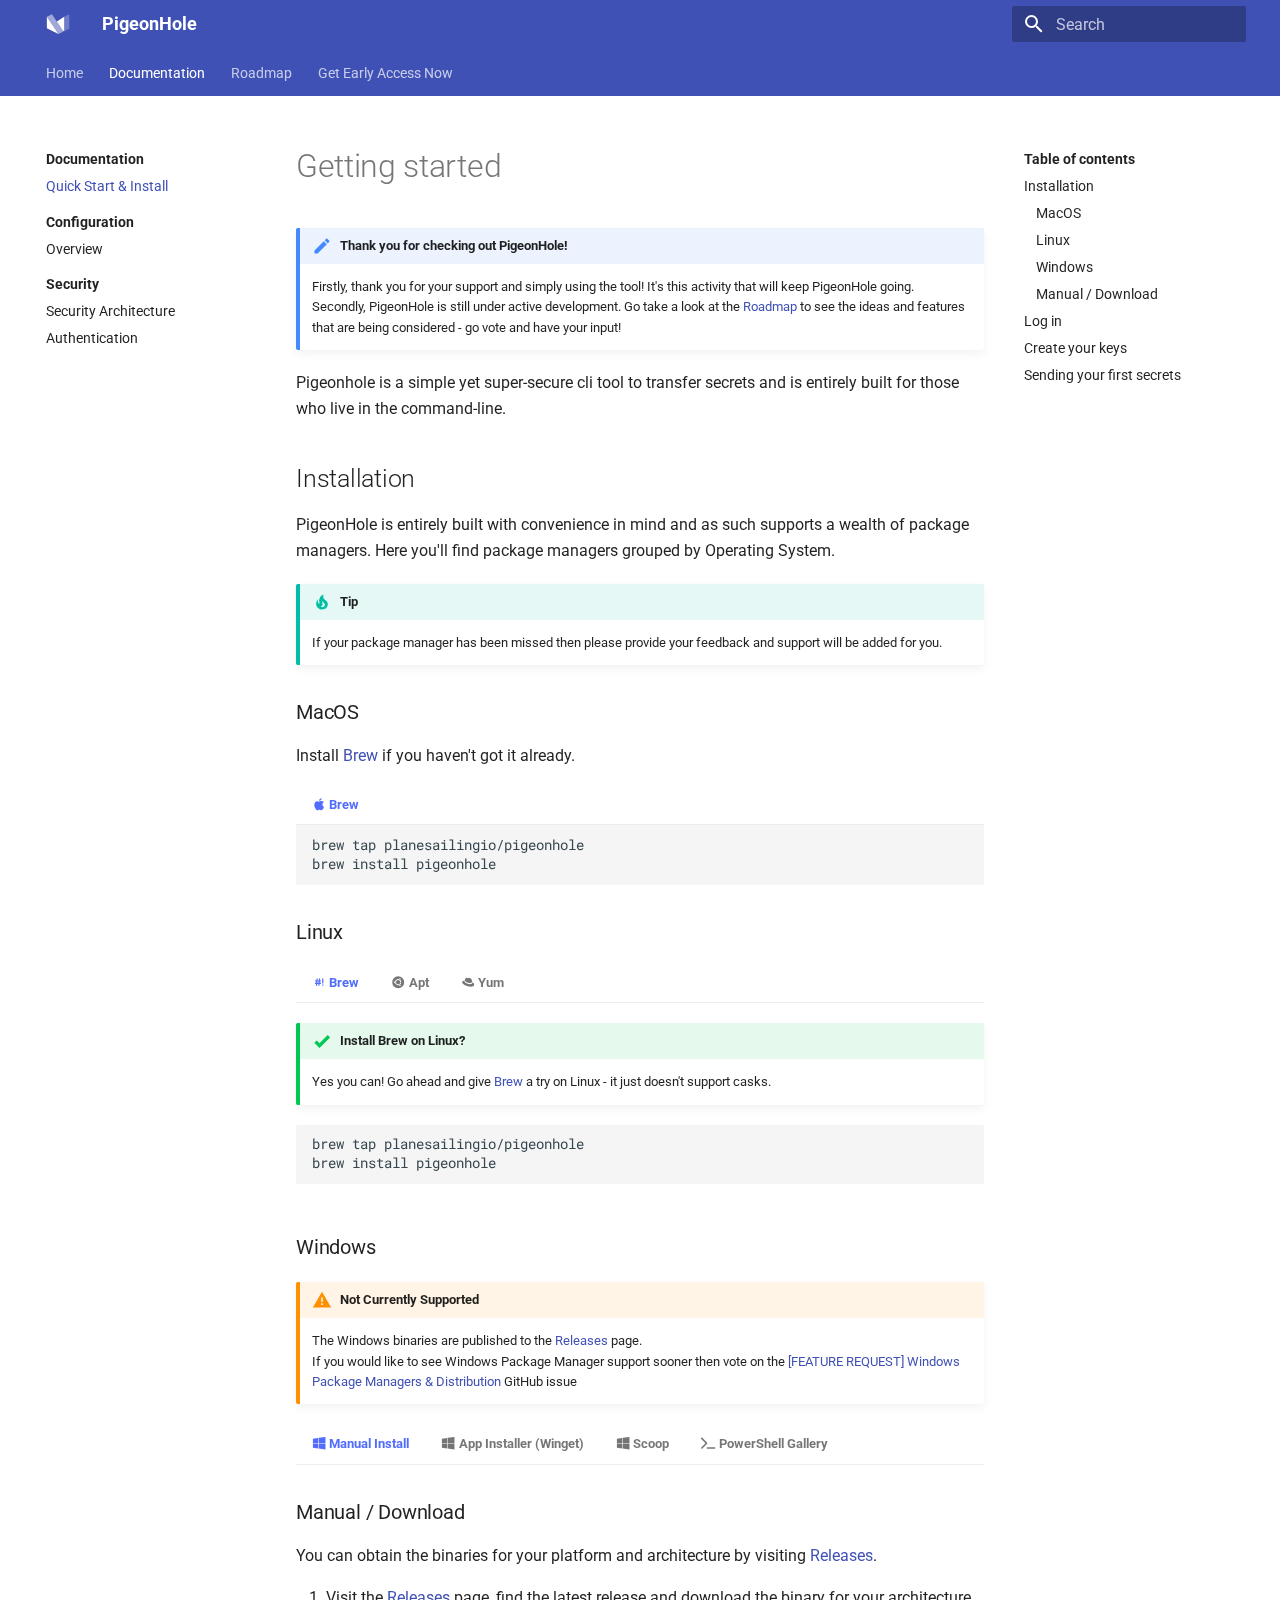
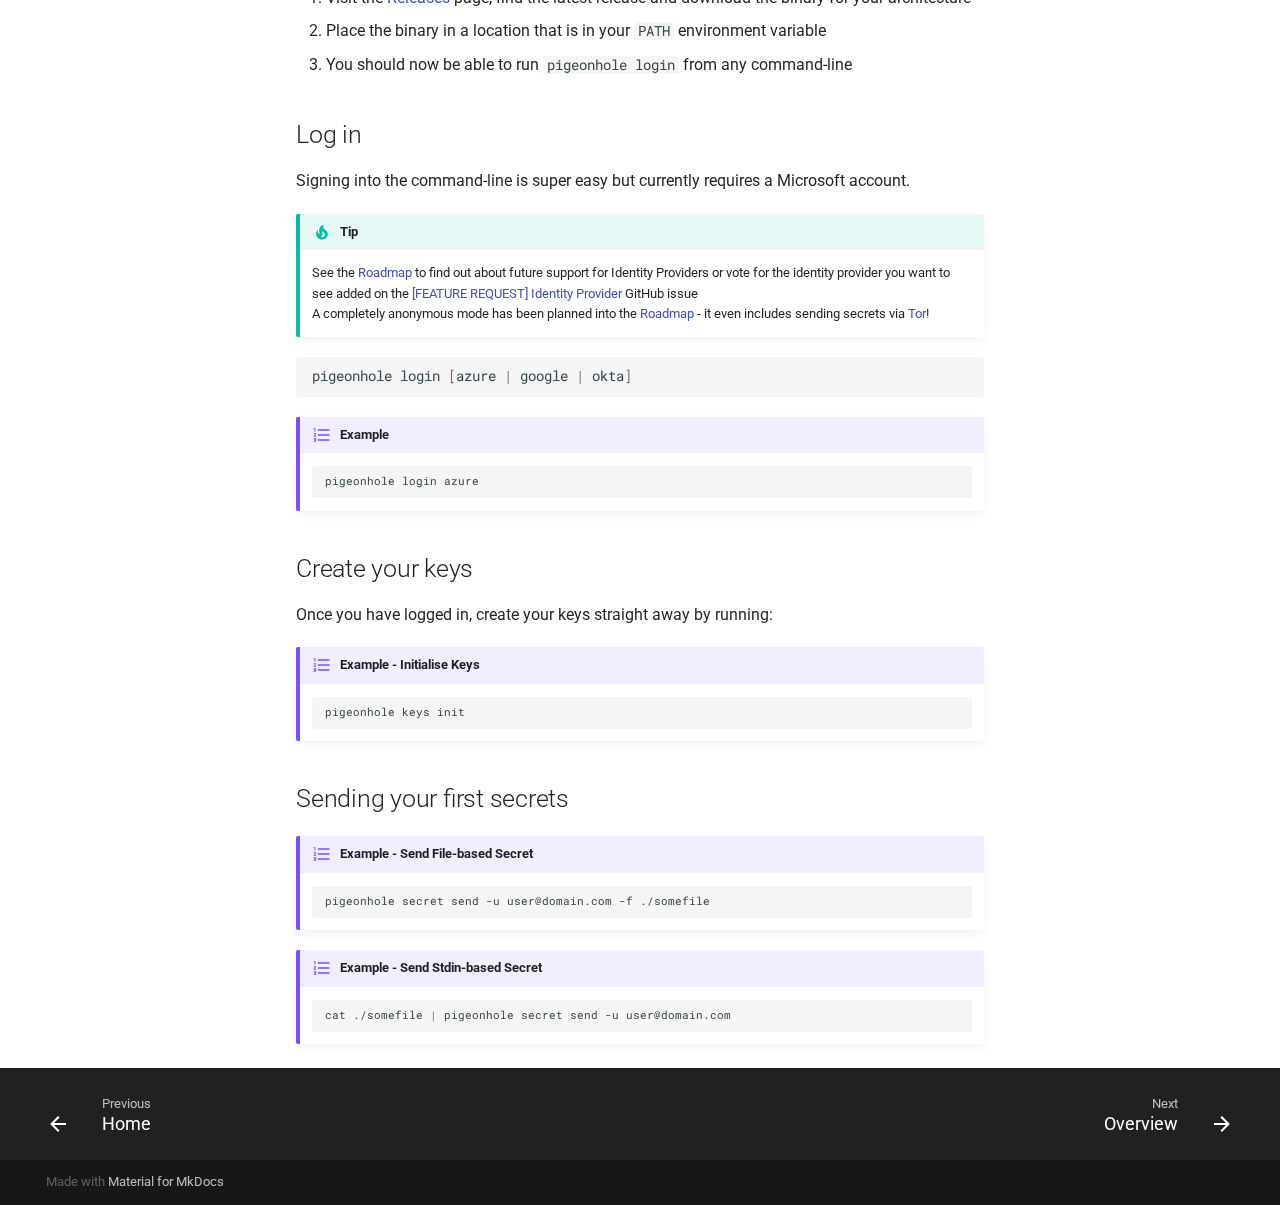
<file: docs/documentation/index.html>
<!doctype html>
<html lang="en">
<head>
    <meta charset="utf-8">
    <title>Redirecting...</title>
    <link rel="canonical" href="quick-start/">
    <meta name="robots" content="noindex">
    <script>var anchor=window.location.hash.substr(1);location.href="quick-start/"+(anchor?"#"+anchor:"")</script>
    <meta http-equiv="refresh" content="0; url=quick-start/">
</head>
<body>
Redirecting...
</body>
</html>
</file>
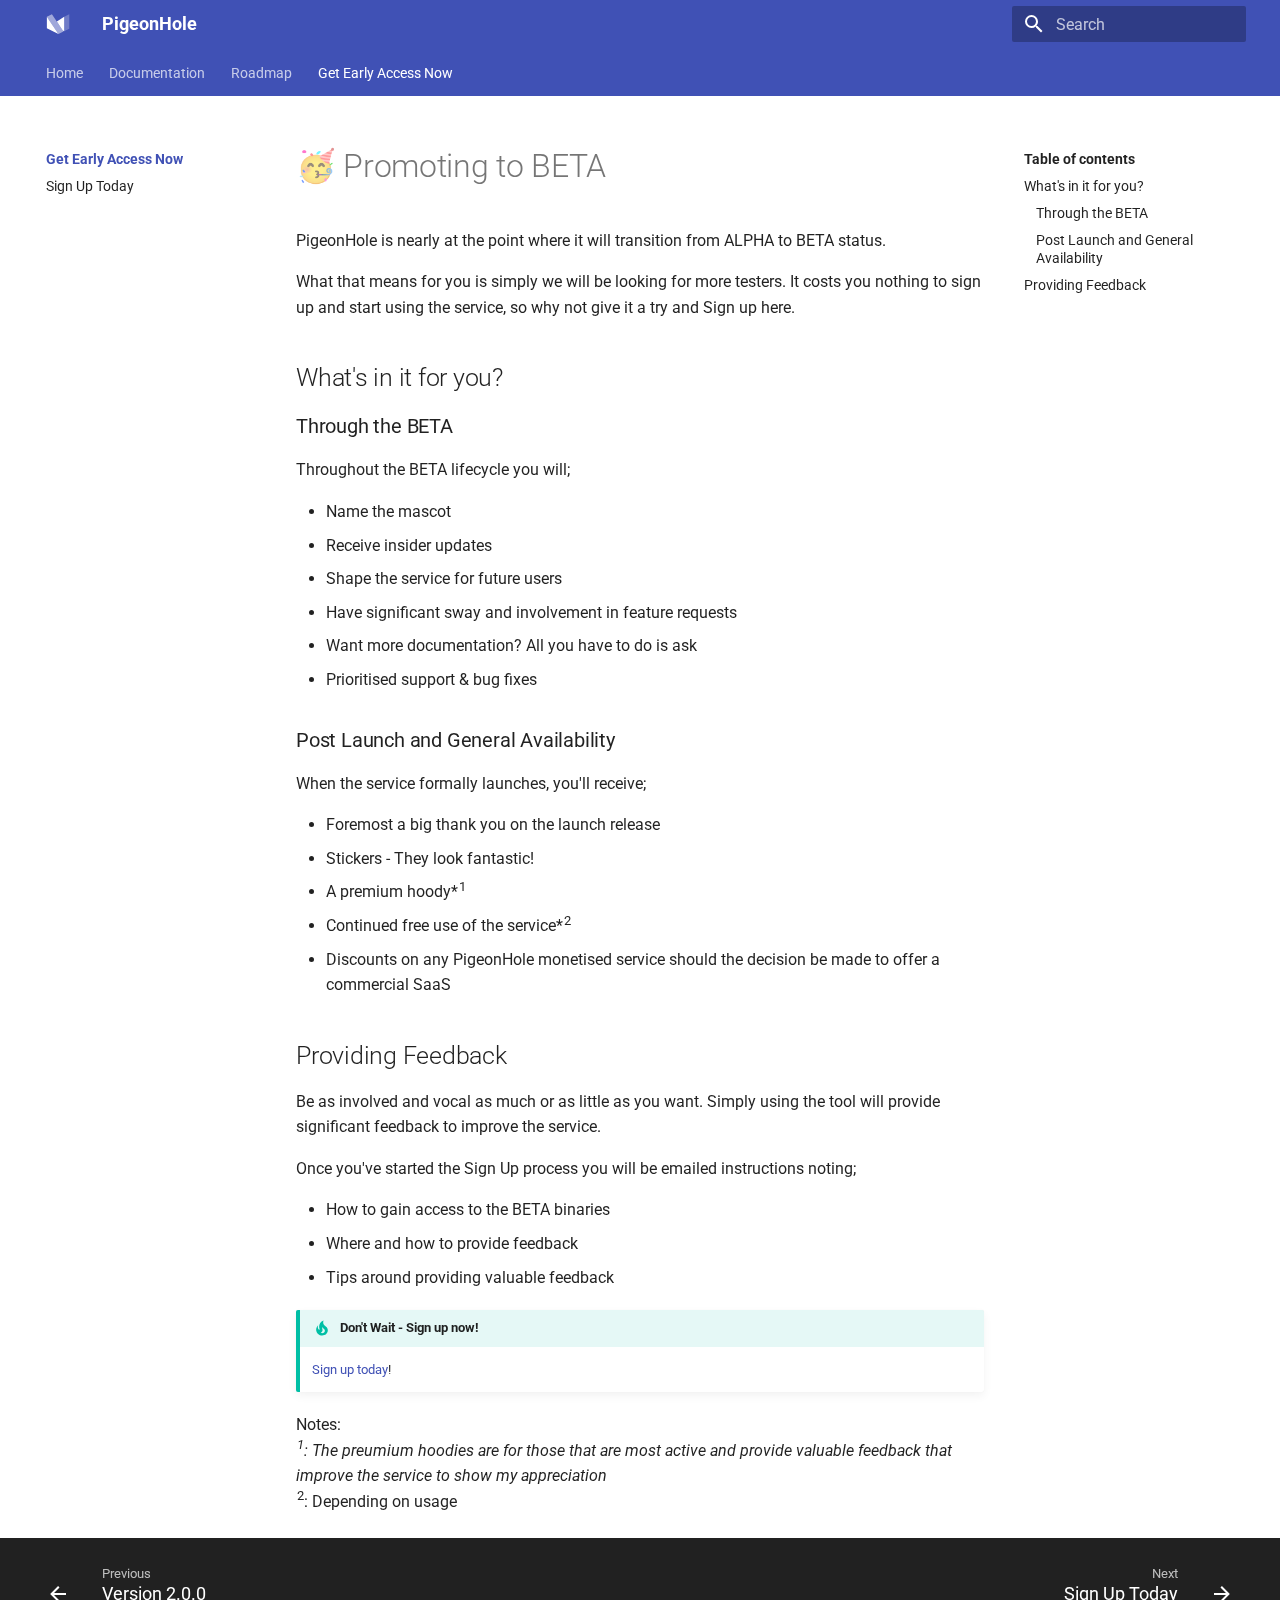
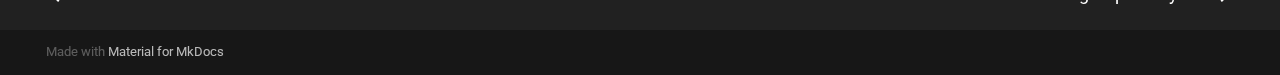
<file: docs/earlyaccess/index.html>
<!doctype html><html lang=en class=no-js> <head><meta charset=utf-8><meta name=viewport content="width=device-width,initial-scale=1"><meta name=description content="PigeonHole is a super simple cross-platform command-line tool that sends both files and stdin to your collaborators"><meta name=author content="Plane Sailing"><link href=https://pigeono.io/earlyaccess/ rel=canonical><link rel=icon href=../assets/favicon.png><meta name=generator content="mkdocs-1.3.0, mkdocs-material-8.3.5"><title>Sending secrets securely - PigeonHole</title><link rel=stylesheet href=../assets/stylesheets/main.4a0965b7.min.css><link rel=preconnect href=https://fonts.gstatic.com crossorigin><link rel=stylesheet href="https://fonts.googleapis.com/css?family=Roboto:300,300i,400,400i,700,700i%7CRoboto+Mono:400,400i,700,700i&display=fallback"><style>:root{--md-text-font:"Roboto";--md-code-font:"Roboto Mono"}</style><script>__md_scope=new URL("..",location),__md_get=(e,_=localStorage,t=__md_scope)=>JSON.parse(_.getItem(t.pathname+"."+e)),__md_set=(e,_,t=localStorage,a=__md_scope)=>{try{t.setItem(a.pathname+"."+e,JSON.stringify(_))}catch(e){}}</script><script type=text/javascript>
  window.smartlook||(function(d) {
    var o=smartlook=function(){ o.api.push(arguments)},h=d.getElementsByTagName('head')[0];
    var c=d.createElement('script');o.api=new Array();c.async=true;c.type='text/javascript';
    c.charset='utf-8';c.src='https://web-sdk.smartlook.com/recorder.js';h.appendChild(c);
    })(document);
    smartlook('init', '8b5bb633013332c08c1abd576a83f036fb7fc806', { region: 'eu' });
</script><link rel=stylesheet href=../overrides/assets/stylesheets/main.82a244a8.min.css></head> <body dir=ltr> <script>var palette=__md_get("__palette");if(palette&&"object"==typeof palette.color)for(var key of Object.keys(palette.color))document.body.setAttribute("data-md-color-"+key,palette.color[key])</script> <input class=md-toggle data-md-toggle=drawer type=checkbox id=__drawer autocomplete=off> <input class=md-toggle data-md-toggle=search type=checkbox id=__search autocomplete=off> <label class=md-overlay for=__drawer></label> <div data-md-component=skip> <a href=#promoting-to-beta class=md-skip> Skip to content </a> </div> <div data-md-component=announce> </div> <header class=md-header data-md-component=header> <nav class="md-header__inner md-grid" aria-label=Header> <a href=.. title=PigeonHole class="md-header__button md-logo" aria-label=PigeonHole data-md-component=logo> <svg xmlns=http://www.w3.org/2000/svg viewbox="0 0 89 89"> <path d=M3.136,17.387l0,42.932l42.932,21.467l-42.932,-64.399Z /> <path d=M21.91,8l42.933,64.398l-18.775,9.388l-42.932,-64.399l18.774,-9.387Z style="fill-opacity: 0.5"/> <path d=M67.535,17.387l-27.262,18.156l21.878,32.818l5.384,2.691l0,-53.665Z /> <path d=M67.535,17.387l0,53.666l18.774,-9.388l0,-53.665l-18.774,9.387Z style="fill-opacity: 0.25"/> </svg> </a> <label class="md-header__button md-icon" for=__drawer> <svg xmlns=http://www.w3.org/2000/svg viewbox="0 0 24 24"><path d="M3 6h18v2H3V6m0 5h18v2H3v-2m0 5h18v2H3v-2Z"/></svg> </label> <div class=md-header__title data-md-component=header-title> <div class=md-header__ellipsis> <div class=md-header__topic> <span class=md-ellipsis> PigeonHole </span> </div> <div class=md-header__topic data-md-component=header-topic> <span class=md-ellipsis> Sending secrets securely </span> </div> </div> </div> <form class=md-header__option data-md-component=palette> </form> <label class="md-header__button md-icon" for=__search> <svg xmlns=http://www.w3.org/2000/svg viewbox="0 0 24 24"><path d="M9.5 3A6.5 6.5 0 0 1 16 9.5c0 1.61-.59 3.09-1.56 4.23l.27.27h.79l5 5-1.5 1.5-5-5v-.79l-.27-.27A6.516 6.516 0 0 1 9.5 16 6.5 6.5 0 0 1 3 9.5 6.5 6.5 0 0 1 9.5 3m0 2C7 5 5 7 5 9.5S7 14 9.5 14 14 12 14 9.5 12 5 9.5 5Z"/></svg> </label> <div class=md-search data-md-component=search role=dialog> <label class=md-search__overlay for=__search></label> <div class=md-search__inner role=search> <form class=md-search__form name=search> <input type=text class=md-search__input name=query aria-label=Search placeholder=Search autocapitalize=off autocorrect=off autocomplete=off spellcheck=false data-md-component=search-query required> <label class="md-search__icon md-icon" for=__search> <svg xmlns=http://www.w3.org/2000/svg viewbox="0 0 24 24"><path d="M9.5 3A6.5 6.5 0 0 1 16 9.5c0 1.61-.59 3.09-1.56 4.23l.27.27h.79l5 5-1.5 1.5-5-5v-.79l-.27-.27A6.516 6.516 0 0 1 9.5 16 6.5 6.5 0 0 1 3 9.5 6.5 6.5 0 0 1 9.5 3m0 2C7 5 5 7 5 9.5S7 14 9.5 14 14 12 14 9.5 12 5 9.5 5Z"/></svg> <svg xmlns=http://www.w3.org/2000/svg viewbox="0 0 24 24"><path d="M20 11v2H8l5.5 5.5-1.42 1.42L4.16 12l7.92-7.92L13.5 5.5 8 11h12Z"/></svg> </label> <nav class=md-search__options aria-label=Search> <a href=javascript:void(0) class="md-search__icon md-icon" aria-label=Share data-clipboard data-clipboard-text data-md-component=search-share tabindex=-1> <svg xmlns=http://www.w3.org/2000/svg viewbox="0 0 24 24"><path d="M18 16.08c-.76 0-1.44.3-1.96.77L8.91 12.7c.05-.23.09-.46.09-.7 0-.24-.04-.47-.09-.7l7.05-4.11c.54.5 1.25.81 2.04.81a3 3 0 0 0 3-3 3 3 0 0 0-3-3 3 3 0 0 0-3 3c0 .24.04.47.09.7L8.04 9.81C7.5 9.31 6.79 9 6 9a3 3 0 0 0-3 3 3 3 0 0 0 3 3c.79 0 1.5-.31 2.04-.81l7.12 4.15c-.05.21-.08.43-.08.66 0 1.61 1.31 2.91 2.92 2.91 1.61 0 2.92-1.3 2.92-2.91A2.92 2.92 0 0 0 18 16.08Z"/></svg> </a> <button type=reset class="md-search__icon md-icon" aria-label=Clear tabindex=-1> <svg xmlns=http://www.w3.org/2000/svg viewbox="0 0 24 24"><path d="M19 6.41 17.59 5 12 10.59 6.41 5 5 6.41 10.59 12 5 17.59 6.41 19 12 13.41 17.59 19 19 17.59 13.41 12 19 6.41Z"/></svg> </button> </nav> <div class=md-search__suggest data-md-component=search-suggest></div> </form> <div class=md-search__output> <div class=md-search__scrollwrap data-md-scrollfix> <div class=md-search-result data-md-component=search-result> <div class=md-search-result__meta> Initializing search </div> <ol class=md-search-result__list></ol> </div> </div> </div> </div> </div> </nav> </header> <div class=md-container data-md-component=container> <nav class=md-tabs aria-label=Tabs data-md-component=tabs> <div class="md-tabs__inner md-grid"> <ul class=md-tabs__list> <li class=md-tabs__item> <a href=.. class=md-tabs__link> Home </a> </li> <li class=md-tabs__item> <a href=../documentation/quick-start/ class=md-tabs__link> Documentation </a> </li> <li class=md-tabs__item> <a href=../roadmap/v1/ class=md-tabs__link> Roadmap </a> </li> <li class=md-tabs__item> <a href=./ class="md-tabs__link md-tabs__link--active"> Get Early Access Now </a> </li> </ul> </div> </nav> <main class=md-main data-md-component=main> <div class="md-main__inner md-grid"> <div class="md-sidebar md-sidebar--primary" data-md-component=sidebar data-md-type=navigation> <div class=md-sidebar__scrollwrap> <div class=md-sidebar__inner> <nav class="md-nav md-nav--primary md-nav--lifted" aria-label=Navigation data-md-level=0> <label class=md-nav__title for=__drawer> <a href=.. title=PigeonHole class="md-nav__button md-logo" aria-label=PigeonHole data-md-component=logo> <svg xmlns=http://www.w3.org/2000/svg viewbox="0 0 89 89"> <path d=M3.136,17.387l0,42.932l42.932,21.467l-42.932,-64.399Z /> <path d=M21.91,8l42.933,64.398l-18.775,9.388l-42.932,-64.399l18.774,-9.387Z style="fill-opacity: 0.5"/> <path d=M67.535,17.387l-27.262,18.156l21.878,32.818l5.384,2.691l0,-53.665Z /> <path d=M67.535,17.387l0,53.666l18.774,-9.388l0,-53.665l-18.774,9.387Z style="fill-opacity: 0.25"/> </svg> </a> PigeonHole </label> <ul class=md-nav__list data-md-scrollfix> <li class=md-nav__item> <a href=.. class=md-nav__link> Home </a> </li> <li class="md-nav__item md-nav__item--nested"> <input class="md-nav__toggle md-toggle" data-md-toggle=__nav_2 type=checkbox id=__nav_2> <label class=md-nav__link for=__nav_2> Documentation <span class="md-nav__icon md-icon"></span> </label> <nav class=md-nav aria-label=Documentation data-md-level=1> <label class=md-nav__title for=__nav_2> <span class="md-nav__icon md-icon"></span> Documentation </label> <ul class=md-nav__list data-md-scrollfix> <li class=md-nav__item> <a href=../documentation/quick-start/ class=md-nav__link> Quick Start & Install </a> </li> <li class="md-nav__item md-nav__item--section md-nav__item--nested"> <input class="md-nav__toggle md-toggle" data-md-toggle=__nav_2_2 type=checkbox id=__nav_2_2> <label class=md-nav__link for=__nav_2_2> Configuration <span class="md-nav__icon md-icon"></span> </label> <nav class=md-nav aria-label=Configuration data-md-level=2> <label class=md-nav__title for=__nav_2_2> <span class="md-nav__icon md-icon"></span> Configuration </label> <ul class=md-nav__list data-md-scrollfix> <li class=md-nav__item> <a href=../documentation/configuration/overview/ class=md-nav__link> Overview </a> </li> </ul> </nav> </li> <li class="md-nav__item md-nav__item--section md-nav__item--nested"> <input class="md-nav__toggle md-toggle" data-md-toggle=__nav_2_3 type=checkbox id=__nav_2_3> <label class=md-nav__link for=__nav_2_3> Security <span class="md-nav__icon md-icon"></span> </label> <nav class=md-nav aria-label=Security data-md-level=2> <label class=md-nav__title for=__nav_2_3> <span class="md-nav__icon md-icon"></span> Security </label> <ul class=md-nav__list data-md-scrollfix> <li class=md-nav__item> <a href=../security/ class=md-nav__link> Security Architecture </a> </li> <li class=md-nav__item> <a href=../documentation/configuration/authentication/ class=md-nav__link> Authentication </a> </li> </ul> </nav> </li> </ul> </nav> </li> <li class="md-nav__item md-nav__item--nested"> <input class="md-nav__toggle md-toggle" data-md-toggle=__nav_3 type=checkbox id=__nav_3> <label class=md-nav__link for=__nav_3> Roadmap <span class="md-nav__icon md-icon"></span> </label> <nav class=md-nav aria-label=Roadmap data-md-level=1> <label class=md-nav__title for=__nav_3> <span class="md-nav__icon md-icon"></span> Roadmap </label> <ul class=md-nav__list data-md-scrollfix> <li class=md-nav__item> <a href=../roadmap/v1/ class=md-nav__link> Version 1.0.0 </a> </li> <li class=md-nav__item> <a href=../roadmap/v2/ class=md-nav__link> Version 2.0.0 </a> </li> </ul> </nav> </li> <li class="md-nav__item md-nav__item--active md-nav__item--nested"> <input class="md-nav__toggle md-toggle" data-md-toggle=__nav_4 type=checkbox id=__nav_4 checked> <div class="md-nav__link md-nav__link--index md-nav__link--active"> <a href=./ >Get Early Access Now</a> <label for=__nav_4> <span class="md-nav__icon md-icon"></span> </label> </div> <nav class=md-nav aria-label="Get Early Access Now" data-md-level=1> <label class=md-nav__title for=__nav_4> <span class="md-nav__icon md-icon"></span> Get Early Access Now </label> <ul class=md-nav__list data-md-scrollfix> <li class=md-nav__item> <a href=signup/ class=md-nav__link> Sign Up Today </a> </li> </ul> </nav> </li> </ul> </nav> </div> </div> </div> <div class="md-sidebar md-sidebar--secondary" data-md-component=sidebar data-md-type=toc> <div class=md-sidebar__scrollwrap> <div class=md-sidebar__inner> <nav class="md-nav md-nav--secondary" aria-label="Table of contents"> <label class=md-nav__title for=__toc> <span class="md-nav__icon md-icon"></span> Table of contents </label> <ul class=md-nav__list data-md-component=toc data-md-scrollfix> <li class=md-nav__item> <a href=#whats-in-it-for-you class=md-nav__link> What's in it for you? </a> <nav class=md-nav aria-label="What's in it for you?"> <ul class=md-nav__list> <li class=md-nav__item> <a href=#through-the-beta class=md-nav__link> Through the BETA </a> </li> <li class=md-nav__item> <a href=#post-launch-and-general-availability class=md-nav__link> Post Launch and General Availability </a> </li> </ul> </nav> </li> <li class=md-nav__item> <a href=#providing-feedback class=md-nav__link> Providing Feedback </a> </li> </ul> </nav> </div> </div> </div> <div class=md-content data-md-component=content> <article class="md-content__inner md-typeset"> <h1 id=promoting-to-beta>🥳 Promoting to BETA<a class=headerlink href=#promoting-to-beta title="Permanent link">&para;</a></h1> <p>PigeonHole is nearly at the point where it will transition from ALPHA to BETA status.</p> <p>What that means for you is simply we will be looking for more testers. It costs you nothing to sign up and start using the service, so why not give it a try and Sign up here.</p> <h2 id=whats-in-it-for-you>What's in it for you?<a class=headerlink href=#whats-in-it-for-you title="Permanent link">&para;</a></h2> <h3 id=through-the-beta>Through the BETA<a class=headerlink href=#through-the-beta title="Permanent link">&para;</a></h3> <p>Throughout the BETA lifecycle you will;</p> <ul> <li>Name the mascot</li> <li>Receive insider updates</li> <li>Shape the service for future users</li> <li>Have significant sway and involvement in feature requests</li> <li>Want more documentation? All you have to do is ask</li> <li>Prioritised support &amp; bug fixes</li> </ul> <h3 id=post-launch-and-general-availability>Post Launch and General Availability<a class=headerlink href=#post-launch-and-general-availability title="Permanent link">&para;</a></h3> <p>When the service formally launches, you'll receive;</p> <ul> <li>Foremost a big thank you on the launch release</li> <li>Stickers - They look fantastic!</li> <li>A premium hoody*<sup>1</sup></li> <li>Continued free use of the service*<sup>2</sup></li> <li>Discounts on any PigeonHole monetised service should the decision be made to offer a commercial SaaS</li> </ul> <h2 id=providing-feedback>Providing Feedback<a class=headerlink href=#providing-feedback title="Permanent link">&para;</a></h2> <p>Be as involved and vocal as much or as little as you want. Simply using the tool will provide significant feedback to improve the service.</p> <p>Once you've started the Sign Up process you will be emailed instructions noting;</p> <ul> <li>How to gain access to the BETA binaries</li> <li>Where and how to provide feedback</li> <li>Tips around providing valuable feedback</li> </ul> <div class="admonition tip"> <p class=admonition-title>Don't Wait - Sign up now!</p> <p><a href=signup/ >Sign up today</a>!</p> </div> <p>Notes: <br> <em><sup>1</sup>: The preumium hoodies are for those that are most active and provide valuable feedback that improve the service to show my appreciation <br> </em><sup>2</sup>: Depending on usage</p> </article> </div> </div> <a href=# class="md-top md-icon" data-md-component=top hidden> <svg xmlns=http://www.w3.org/2000/svg viewbox="0 0 24 24"><path d="M13 20h-2V8l-5.5 5.5-1.42-1.42L12 4.16l7.92 7.92-1.42 1.42L13 8v12Z"/></svg> Back to top </a> </main> <footer class=md-footer> <nav class="md-footer__inner md-grid" aria-label=Footer> <a href=../roadmap/v2/ class="md-footer__link md-footer__link--prev" aria-label="Previous: Version 2.0.0" rel=prev> <div class="md-footer__button md-icon"> <svg xmlns=http://www.w3.org/2000/svg viewbox="0 0 24 24"><path d="M20 11v2H8l5.5 5.5-1.42 1.42L4.16 12l7.92-7.92L13.5 5.5 8 11h12Z"/></svg> </div> <div class=md-footer__title> <div class=md-ellipsis> <span class=md-footer__direction> Previous </span> Version 2.0.0 </div> </div> </a> <a href=signup/ class="md-footer__link md-footer__link--next" aria-label="Next: Sign Up Today" rel=next> <div class=md-footer__title> <div class=md-ellipsis> <span class=md-footer__direction> Next </span> Sign Up Today </div> </div> <div class="md-footer__button md-icon"> <svg xmlns=http://www.w3.org/2000/svg viewbox="0 0 24 24"><path d="M4 11v2h12l-5.5 5.5 1.42 1.42L19.84 12l-7.92-7.92L10.5 5.5 16 11H4Z"/></svg> </div> </a> </nav> <div class="md-footer-meta md-typeset"> <div class="md-footer-meta__inner md-grid"> <div class=md-copyright> Made with <a href=https://squidfunk.github.io/mkdocs-material/ target=_blank rel=noopener> Material for MkDocs </a> </div> </div> </div> </footer> </div> <div class=md-dialog data-md-component=dialog> <div class="md-dialog__inner md-typeset"></div> </div> <script id=__config type=application/json>{"base": "..", "features": ["content.code.annotate", "content.tooltips", "navigation.indexes", "navigation.sections", "navigation.tabs", "navigation.top", "navigation.tracking", "search.highlight", "search.share", "search.suggest", "toc.follow"], "search": "../assets/javascripts/workers/search.85cb4492.min.js", "translations": {"clipboard.copied": "Copied to clipboard", "clipboard.copy": "Copy to clipboard", "search.config.lang": "en", "search.config.pipeline": "trimmer, stopWordFilter", "search.config.separator": "[\\s\\-]+", "search.placeholder": "Search", "search.result.more.one": "1 more on this page", "search.result.more.other": "# more on this page", "search.result.none": "No matching documents", "search.result.one": "1 matching document", "search.result.other": "# matching documents", "search.result.placeholder": "Type to start searching", "search.result.term.missing": "Missing", "select.version.title": "Select version"}}</script> <script src=../assets/javascripts/bundle.431f3d41.min.js></script> <script src=../overrides/assets/javascripts/bundle.1ff6d521.min.js></script> </body> </html>
</file>
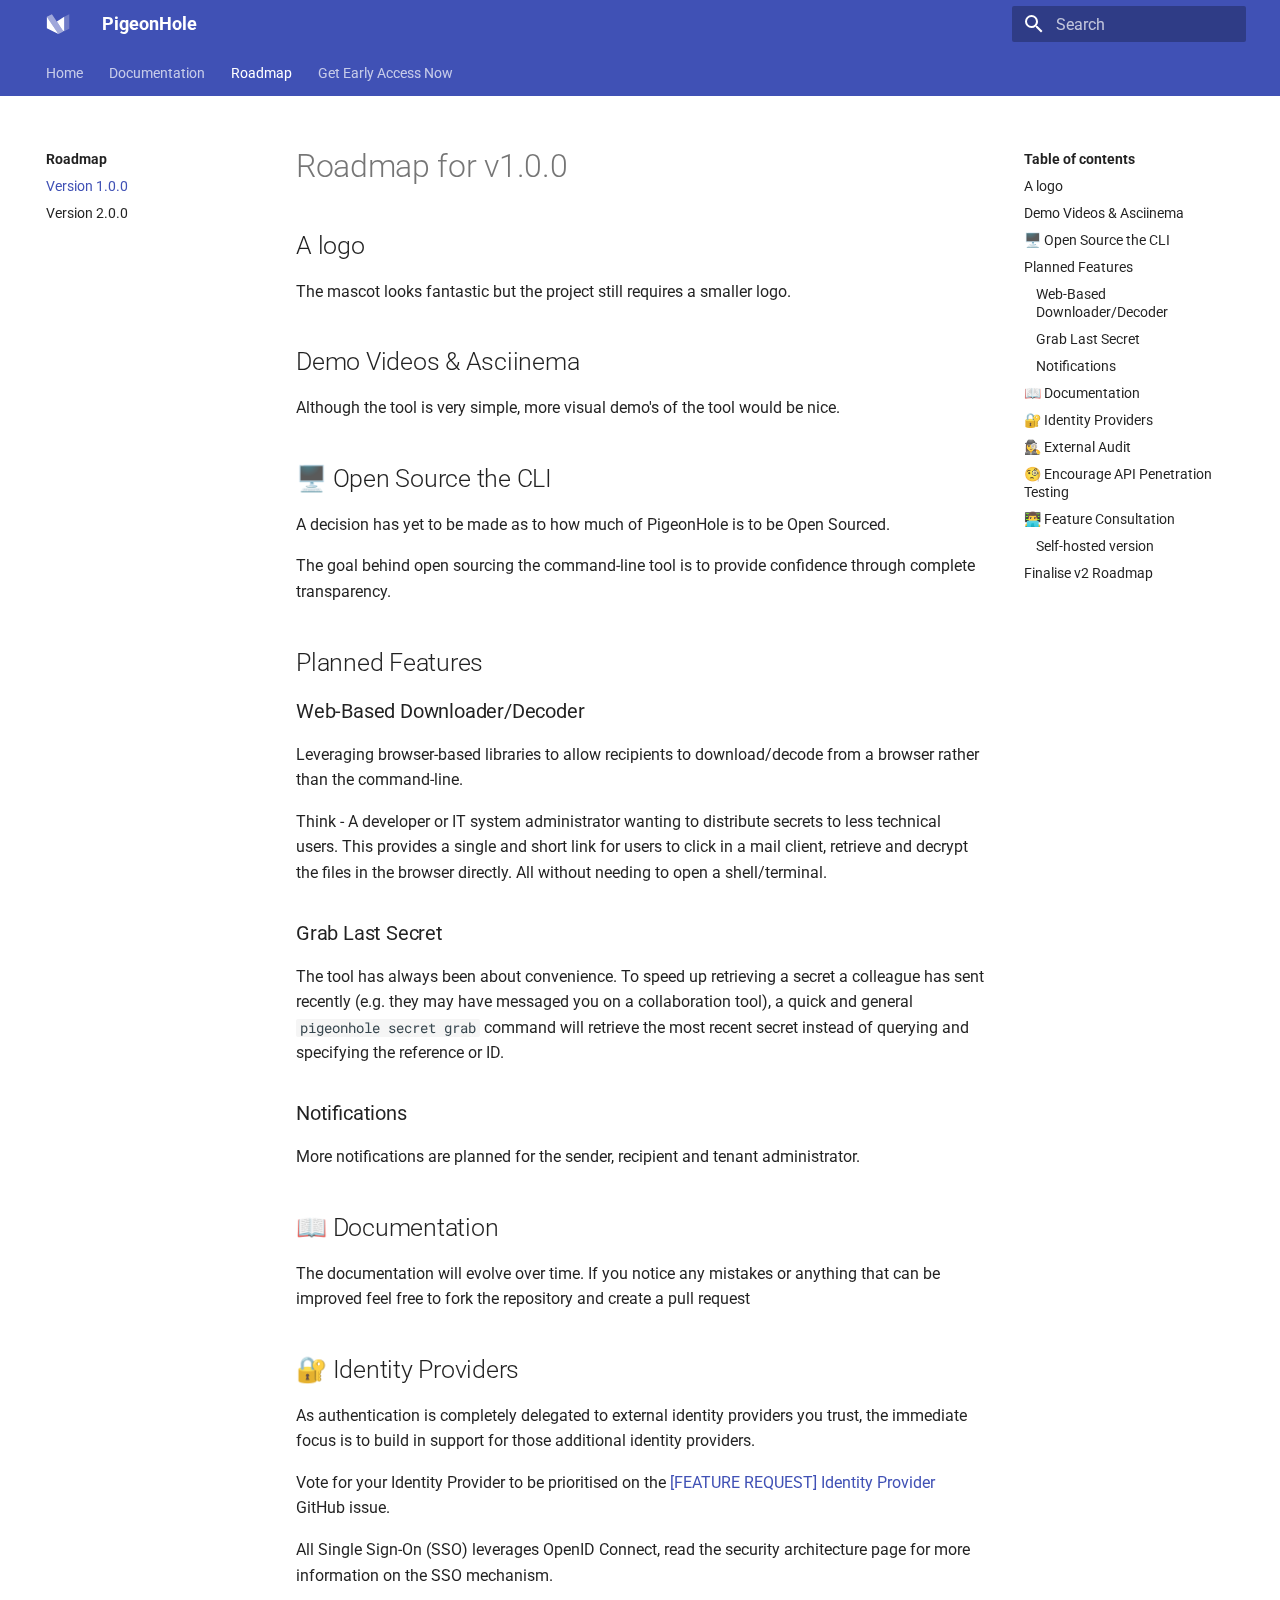
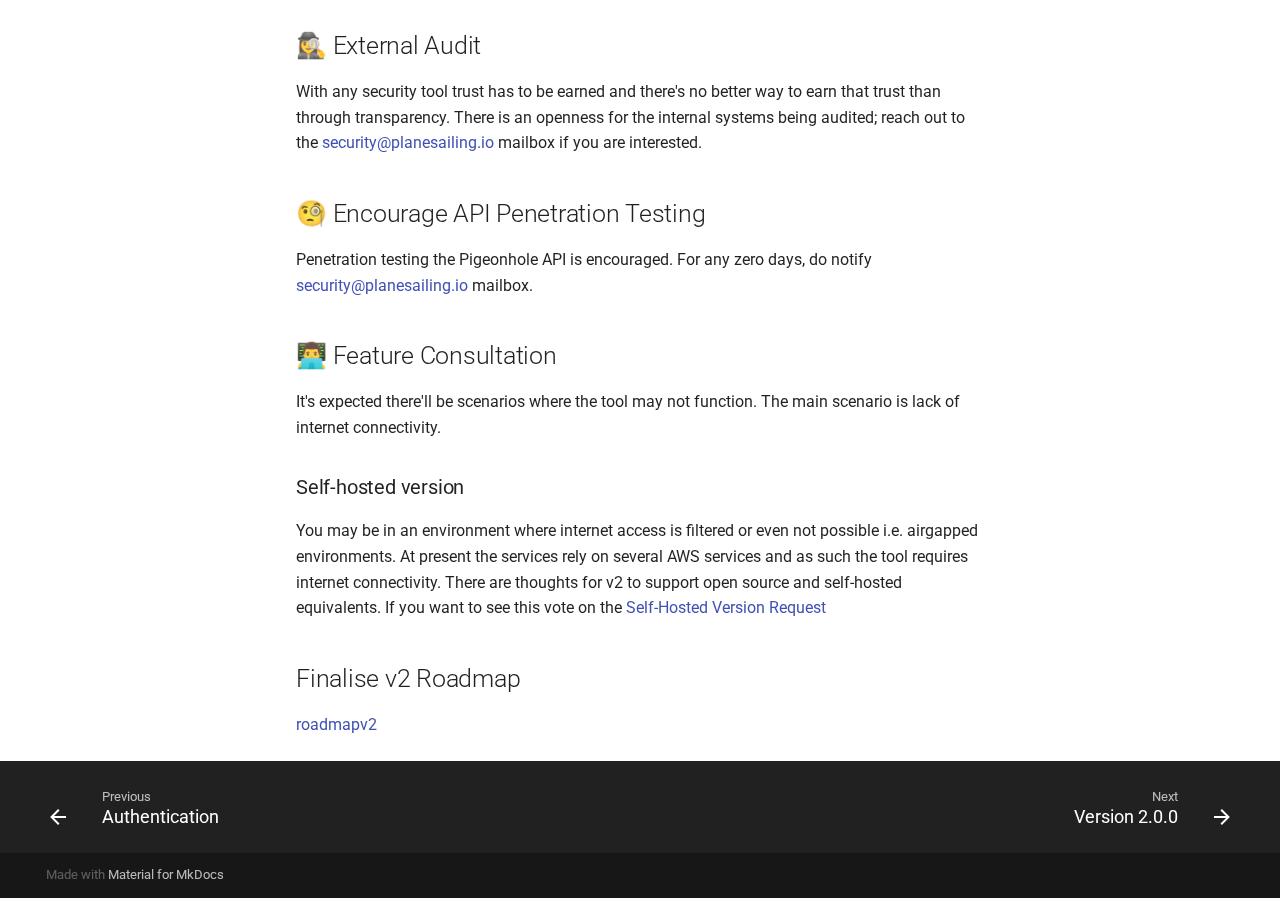
<file: docs/roadmap/index.html>
<!doctype html>
<html lang="en">
<head>
    <meta charset="utf-8">
    <title>Redirecting...</title>
    <link rel="canonical" href="v1/">
    <meta name="robots" content="noindex">
    <script>var anchor=window.location.hash.substr(1);location.href="v1/"+(anchor?"#"+anchor:"")</script>
    <meta http-equiv="refresh" content="0; url=v1/">
</head>
<body>
Redirecting...
</body>
</html>
</file>
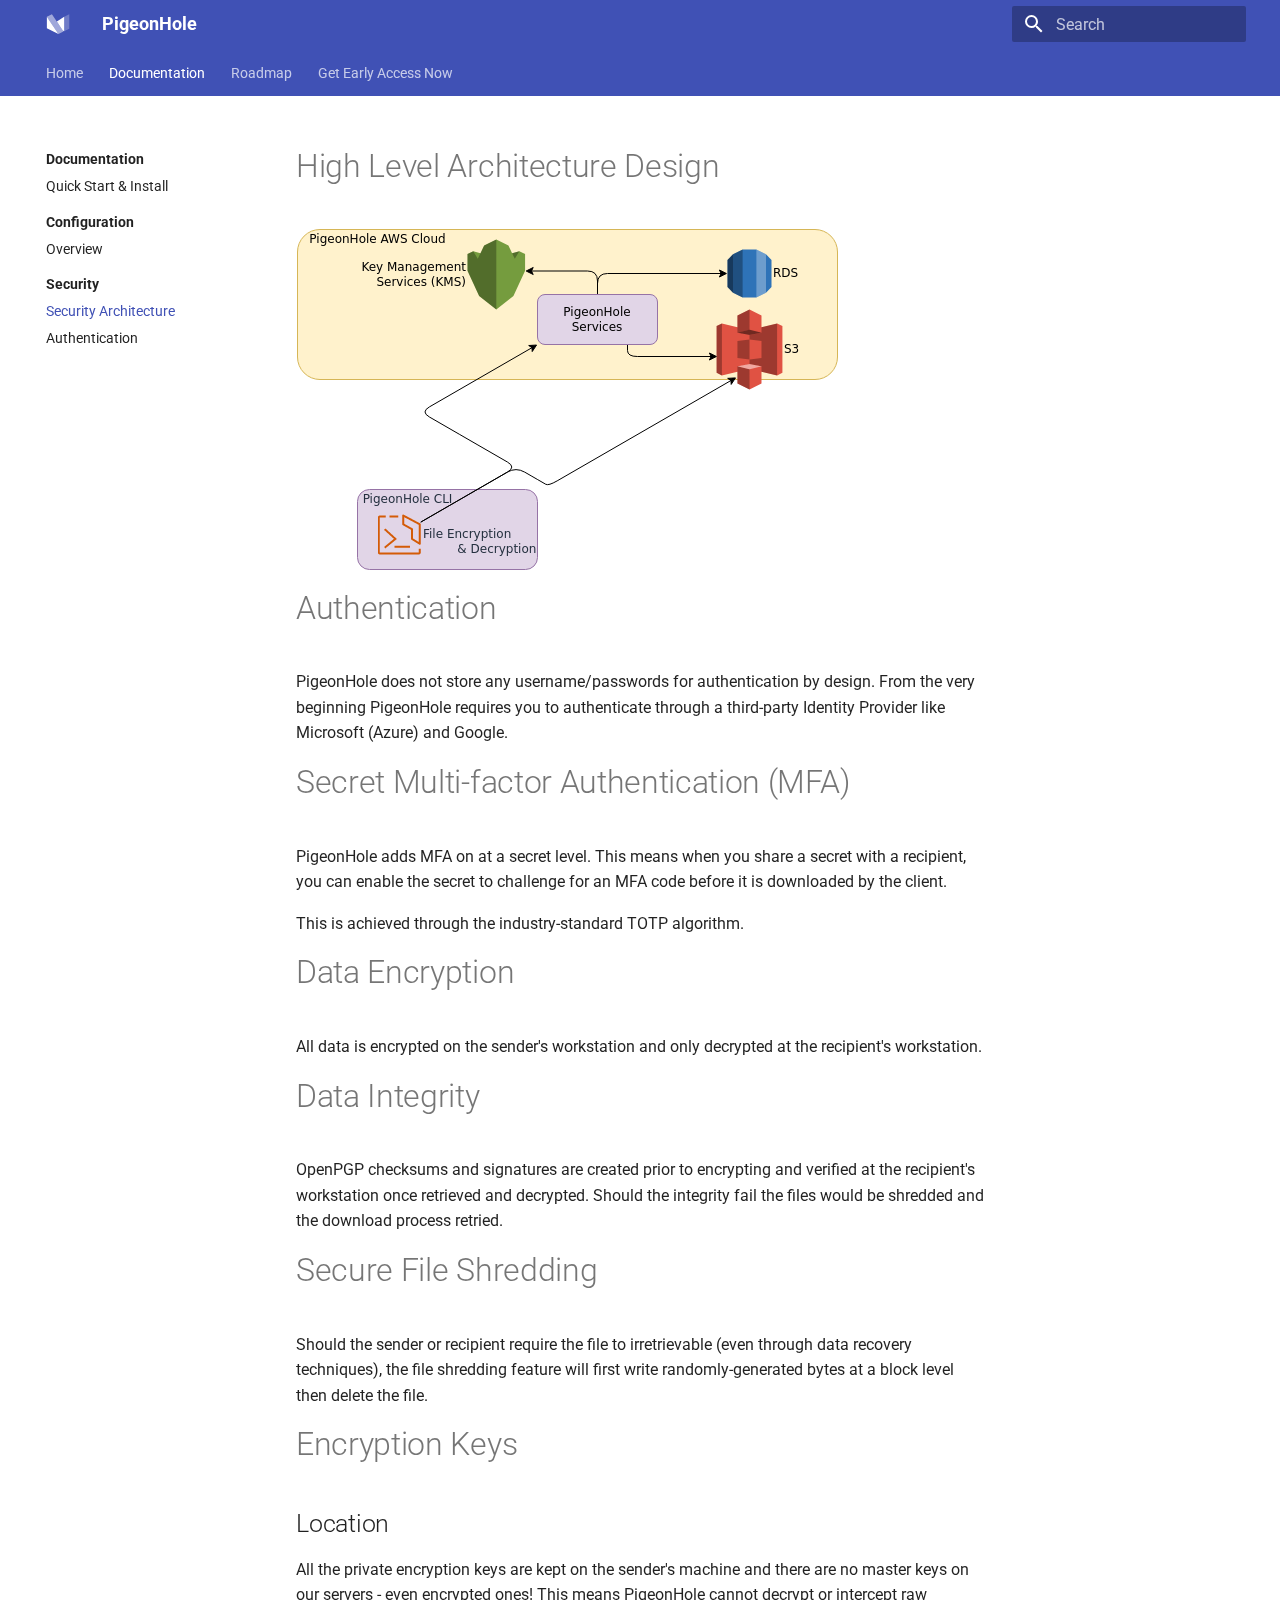
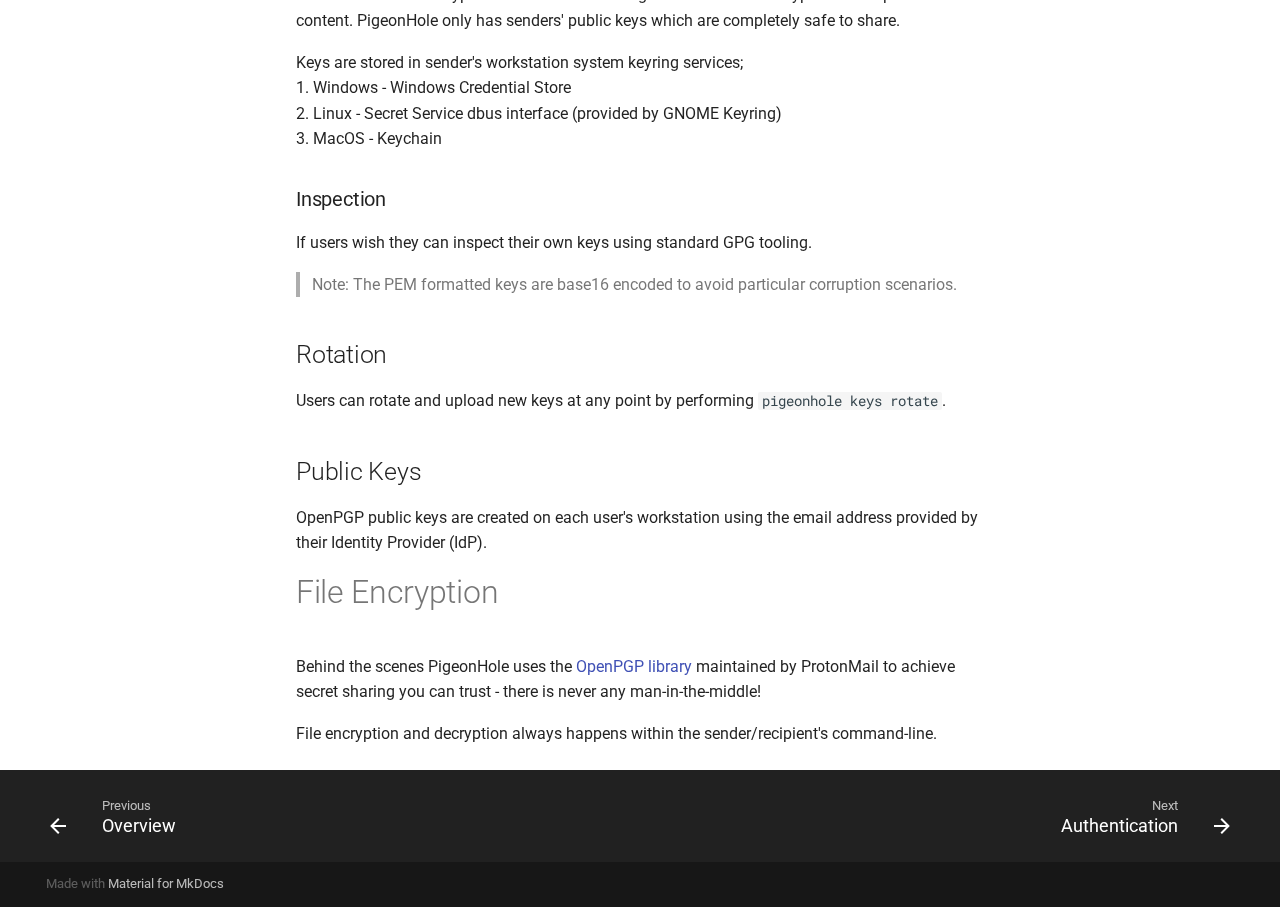
<file: docs/security/index.html>
<!doctype html><html lang=en class=no-js> <head><meta charset=utf-8><meta name=viewport content="width=device-width,initial-scale=1"><meta name=description content="PigeonHole is a super simple cross-platform command-line tool that sends both files and stdin to your collaborators"><meta name=author content="Plane Sailing"><link href=https://pigeono.io/security/ rel=canonical><link rel=icon href=../assets/favicon.png><meta name=generator content="mkdocs-1.3.0, mkdocs-material-8.3.5"><title>Security Architecture - PigeonHole</title><link rel=stylesheet href=../assets/stylesheets/main.4a0965b7.min.css><link rel=preconnect href=https://fonts.gstatic.com crossorigin><link rel=stylesheet href="https://fonts.googleapis.com/css?family=Roboto:300,300i,400,400i,700,700i%7CRoboto+Mono:400,400i,700,700i&display=fallback"><style>:root{--md-text-font:"Roboto";--md-code-font:"Roboto Mono"}</style><script>__md_scope=new URL("..",location),__md_get=(e,_=localStorage,t=__md_scope)=>JSON.parse(_.getItem(t.pathname+"."+e)),__md_set=(e,_,t=localStorage,a=__md_scope)=>{try{t.setItem(a.pathname+"."+e,JSON.stringify(_))}catch(e){}}</script><script type=text/javascript>
  window.smartlook||(function(d) {
    var o=smartlook=function(){ o.api.push(arguments)},h=d.getElementsByTagName('head')[0];
    var c=d.createElement('script');o.api=new Array();c.async=true;c.type='text/javascript';
    c.charset='utf-8';c.src='https://web-sdk.smartlook.com/recorder.js';h.appendChild(c);
    })(document);
    smartlook('init', '8b5bb633013332c08c1abd576a83f036fb7fc806', { region: 'eu' });
</script><link rel=stylesheet href=../overrides/assets/stylesheets/main.82a244a8.min.css></head> <body dir=ltr> <script>var palette=__md_get("__palette");if(palette&&"object"==typeof palette.color)for(var key of Object.keys(palette.color))document.body.setAttribute("data-md-color-"+key,palette.color[key])</script> <input class=md-toggle data-md-toggle=drawer type=checkbox id=__drawer autocomplete=off> <input class=md-toggle data-md-toggle=search type=checkbox id=__search autocomplete=off> <label class=md-overlay for=__drawer></label> <div data-md-component=skip> <a href=#high-level-architecture-design class=md-skip> Skip to content </a> </div> <div data-md-component=announce> </div> <header class=md-header data-md-component=header> <nav class="md-header__inner md-grid" aria-label=Header> <a href=.. title=PigeonHole class="md-header__button md-logo" aria-label=PigeonHole data-md-component=logo> <svg xmlns=http://www.w3.org/2000/svg viewbox="0 0 89 89"> <path d=M3.136,17.387l0,42.932l42.932,21.467l-42.932,-64.399Z /> <path d=M21.91,8l42.933,64.398l-18.775,9.388l-42.932,-64.399l18.774,-9.387Z style="fill-opacity: 0.5"/> <path d=M67.535,17.387l-27.262,18.156l21.878,32.818l5.384,2.691l0,-53.665Z /> <path d=M67.535,17.387l0,53.666l18.774,-9.388l0,-53.665l-18.774,9.387Z style="fill-opacity: 0.25"/> </svg> </a> <label class="md-header__button md-icon" for=__drawer> <svg xmlns=http://www.w3.org/2000/svg viewbox="0 0 24 24"><path d="M3 6h18v2H3V6m0 5h18v2H3v-2m0 5h18v2H3v-2Z"/></svg> </label> <div class=md-header__title data-md-component=header-title> <div class=md-header__ellipsis> <div class=md-header__topic> <span class=md-ellipsis> PigeonHole </span> </div> <div class=md-header__topic data-md-component=header-topic> <span class=md-ellipsis> Security Architecture </span> </div> </div> </div> <form class=md-header__option data-md-component=palette> </form> <label class="md-header__button md-icon" for=__search> <svg xmlns=http://www.w3.org/2000/svg viewbox="0 0 24 24"><path d="M9.5 3A6.5 6.5 0 0 1 16 9.5c0 1.61-.59 3.09-1.56 4.23l.27.27h.79l5 5-1.5 1.5-5-5v-.79l-.27-.27A6.516 6.516 0 0 1 9.5 16 6.5 6.5 0 0 1 3 9.5 6.5 6.5 0 0 1 9.5 3m0 2C7 5 5 7 5 9.5S7 14 9.5 14 14 12 14 9.5 12 5 9.5 5Z"/></svg> </label> <div class=md-search data-md-component=search role=dialog> <label class=md-search__overlay for=__search></label> <div class=md-search__inner role=search> <form class=md-search__form name=search> <input type=text class=md-search__input name=query aria-label=Search placeholder=Search autocapitalize=off autocorrect=off autocomplete=off spellcheck=false data-md-component=search-query required> <label class="md-search__icon md-icon" for=__search> <svg xmlns=http://www.w3.org/2000/svg viewbox="0 0 24 24"><path d="M9.5 3A6.5 6.5 0 0 1 16 9.5c0 1.61-.59 3.09-1.56 4.23l.27.27h.79l5 5-1.5 1.5-5-5v-.79l-.27-.27A6.516 6.516 0 0 1 9.5 16 6.5 6.5 0 0 1 3 9.5 6.5 6.5 0 0 1 9.5 3m0 2C7 5 5 7 5 9.5S7 14 9.5 14 14 12 14 9.5 12 5 9.5 5Z"/></svg> <svg xmlns=http://www.w3.org/2000/svg viewbox="0 0 24 24"><path d="M20 11v2H8l5.5 5.5-1.42 1.42L4.16 12l7.92-7.92L13.5 5.5 8 11h12Z"/></svg> </label> <nav class=md-search__options aria-label=Search> <a href=javascript:void(0) class="md-search__icon md-icon" aria-label=Share data-clipboard data-clipboard-text data-md-component=search-share tabindex=-1> <svg xmlns=http://www.w3.org/2000/svg viewbox="0 0 24 24"><path d="M18 16.08c-.76 0-1.44.3-1.96.77L8.91 12.7c.05-.23.09-.46.09-.7 0-.24-.04-.47-.09-.7l7.05-4.11c.54.5 1.25.81 2.04.81a3 3 0 0 0 3-3 3 3 0 0 0-3-3 3 3 0 0 0-3 3c0 .24.04.47.09.7L8.04 9.81C7.5 9.31 6.79 9 6 9a3 3 0 0 0-3 3 3 3 0 0 0 3 3c.79 0 1.5-.31 2.04-.81l7.12 4.15c-.05.21-.08.43-.08.66 0 1.61 1.31 2.91 2.92 2.91 1.61 0 2.92-1.3 2.92-2.91A2.92 2.92 0 0 0 18 16.08Z"/></svg> </a> <button type=reset class="md-search__icon md-icon" aria-label=Clear tabindex=-1> <svg xmlns=http://www.w3.org/2000/svg viewbox="0 0 24 24"><path d="M19 6.41 17.59 5 12 10.59 6.41 5 5 6.41 10.59 12 5 17.59 6.41 19 12 13.41 17.59 19 19 17.59 13.41 12 19 6.41Z"/></svg> </button> </nav> <div class=md-search__suggest data-md-component=search-suggest></div> </form> <div class=md-search__output> <div class=md-search__scrollwrap data-md-scrollfix> <div class=md-search-result data-md-component=search-result> <div class=md-search-result__meta> Initializing search </div> <ol class=md-search-result__list></ol> </div> </div> </div> </div> </div> </nav> </header> <div class=md-container data-md-component=container> <nav class=md-tabs aria-label=Tabs data-md-component=tabs> <div class="md-tabs__inner md-grid"> <ul class=md-tabs__list> <li class=md-tabs__item> <a href=.. class=md-tabs__link> Home </a> </li> <li class=md-tabs__item> <a href=../documentation/quick-start/ class="md-tabs__link md-tabs__link--active"> Documentation </a> </li> <li class=md-tabs__item> <a href=../roadmap/v1/ class=md-tabs__link> Roadmap </a> </li> <li class=md-tabs__item> <a href=../earlyaccess/ class=md-tabs__link> Get Early Access Now </a> </li> </ul> </div> </nav> <main class=md-main data-md-component=main> <div class="md-main__inner md-grid"> <div class="md-sidebar md-sidebar--primary" data-md-component=sidebar data-md-type=navigation> <div class=md-sidebar__scrollwrap> <div class=md-sidebar__inner> <nav class="md-nav md-nav--primary md-nav--lifted" aria-label=Navigation data-md-level=0> <label class=md-nav__title for=__drawer> <a href=.. title=PigeonHole class="md-nav__button md-logo" aria-label=PigeonHole data-md-component=logo> <svg xmlns=http://www.w3.org/2000/svg viewbox="0 0 89 89"> <path d=M3.136,17.387l0,42.932l42.932,21.467l-42.932,-64.399Z /> <path d=M21.91,8l42.933,64.398l-18.775,9.388l-42.932,-64.399l18.774,-9.387Z style="fill-opacity: 0.5"/> <path d=M67.535,17.387l-27.262,18.156l21.878,32.818l5.384,2.691l0,-53.665Z /> <path d=M67.535,17.387l0,53.666l18.774,-9.388l0,-53.665l-18.774,9.387Z style="fill-opacity: 0.25"/> </svg> </a> PigeonHole </label> <ul class=md-nav__list data-md-scrollfix> <li class=md-nav__item> <a href=.. class=md-nav__link> Home </a> </li> <li class="md-nav__item md-nav__item--active md-nav__item--nested"> <input class="md-nav__toggle md-toggle" data-md-toggle=__nav_2 type=checkbox id=__nav_2 checked> <label class=md-nav__link for=__nav_2> Documentation <span class="md-nav__icon md-icon"></span> </label> <nav class=md-nav aria-label=Documentation data-md-level=1> <label class=md-nav__title for=__nav_2> <span class="md-nav__icon md-icon"></span> Documentation </label> <ul class=md-nav__list data-md-scrollfix> <li class=md-nav__item> <a href=../documentation/quick-start/ class=md-nav__link> Quick Start & Install </a> </li> <li class="md-nav__item md-nav__item--section md-nav__item--nested"> <input class="md-nav__toggle md-toggle" data-md-toggle=__nav_2_2 type=checkbox id=__nav_2_2> <label class=md-nav__link for=__nav_2_2> Configuration <span class="md-nav__icon md-icon"></span> </label> <nav class=md-nav aria-label=Configuration data-md-level=2> <label class=md-nav__title for=__nav_2_2> <span class="md-nav__icon md-icon"></span> Configuration </label> <ul class=md-nav__list data-md-scrollfix> <li class=md-nav__item> <a href=../documentation/configuration/overview/ class=md-nav__link> Overview </a> </li> </ul> </nav> </li> <li class="md-nav__item md-nav__item--active md-nav__item--section md-nav__item--nested"> <input class="md-nav__toggle md-toggle" data-md-toggle=__nav_2_3 type=checkbox id=__nav_2_3 checked> <label class=md-nav__link for=__nav_2_3> Security <span class="md-nav__icon md-icon"></span> </label> <nav class=md-nav aria-label=Security data-md-level=2> <label class=md-nav__title for=__nav_2_3> <span class="md-nav__icon md-icon"></span> Security </label> <ul class=md-nav__list data-md-scrollfix> <li class="md-nav__item md-nav__item--active"> <input class="md-nav__toggle md-toggle" data-md-toggle=toc type=checkbox id=__toc> <a href=./ class="md-nav__link md-nav__link--active"> Security Architecture </a> </li> <li class=md-nav__item> <a href=../documentation/configuration/authentication/ class=md-nav__link> Authentication </a> </li> </ul> </nav> </li> </ul> </nav> </li> <li class="md-nav__item md-nav__item--nested"> <input class="md-nav__toggle md-toggle" data-md-toggle=__nav_3 type=checkbox id=__nav_3> <label class=md-nav__link for=__nav_3> Roadmap <span class="md-nav__icon md-icon"></span> </label> <nav class=md-nav aria-label=Roadmap data-md-level=1> <label class=md-nav__title for=__nav_3> <span class="md-nav__icon md-icon"></span> Roadmap </label> <ul class=md-nav__list data-md-scrollfix> <li class=md-nav__item> <a href=../roadmap/v1/ class=md-nav__link> Version 1.0.0 </a> </li> <li class=md-nav__item> <a href=../roadmap/v2/ class=md-nav__link> Version 2.0.0 </a> </li> </ul> </nav> </li> <li class="md-nav__item md-nav__item--nested"> <input class="md-nav__toggle md-toggle" data-md-toggle=__nav_4 type=checkbox id=__nav_4> <div class="md-nav__link md-nav__link--index "> <a href=../earlyaccess/ >Get Early Access Now</a> <label for=__nav_4> <span class="md-nav__icon md-icon"></span> </label> </div> <nav class=md-nav aria-label="Get Early Access Now" data-md-level=1> <label class=md-nav__title for=__nav_4> <span class="md-nav__icon md-icon"></span> Get Early Access Now </label> <ul class=md-nav__list data-md-scrollfix> <li class=md-nav__item> <a href=../earlyaccess/signup/ class=md-nav__link> Sign Up Today </a> </li> </ul> </nav> </li> </ul> </nav> </div> </div> </div> <div class="md-sidebar md-sidebar--secondary" data-md-component=sidebar data-md-type=toc> <div class=md-sidebar__scrollwrap> <div class=md-sidebar__inner> <nav class="md-nav md-nav--secondary" aria-label="Table of contents"> </nav> </div> </div> </div> <div class=md-content data-md-component=content> <article class="md-content__inner md-typeset"> <h1 id=high-level-architecture-design>High Level Architecture Design<a class=headerlink href=#high-level-architecture-design title="Permanent link">&para;</a></h1> <p><img align=center alt="High Level Architecture" src=../assets/images/arch.png></p> <h1 id=authentication>Authentication<a class=headerlink href=#authentication title="Permanent link">&para;</a></h1> <p>PigeonHole does not store any username/passwords for authentication by design. From the very beginning PigeonHole requires you to authenticate through a third-party Identity Provider like Microsoft (Azure) and Google.</p> <h1 id=secret-multi-factor-authentication-mfa>Secret Multi-factor Authentication (MFA)<a class=headerlink href=#secret-multi-factor-authentication-mfa title="Permanent link">&para;</a></h1> <p>PigeonHole adds MFA on at a secret level. This means when you share a secret with a recipient, you can enable the secret to challenge for an MFA code before it is downloaded by the client.</p> <p>This is achieved through the industry-standard TOTP algorithm.</p> <h1 id=data-encryption>Data Encryption<a class=headerlink href=#data-encryption title="Permanent link">&para;</a></h1> <p>All data is encrypted on the sender's workstation and only decrypted at the recipient's workstation.</p> <h1 id=data-integrity>Data Integrity<a class=headerlink href=#data-integrity title="Permanent link">&para;</a></h1> <p>OpenPGP checksums and signatures are created prior to encrypting and verified at the recipient's workstation once retrieved and decrypted. Should the integrity fail the files would be shredded and the download process retried.</p> <h1 id=secure-file-shredding>Secure File Shredding<a class=headerlink href=#secure-file-shredding title="Permanent link">&para;</a></h1> <p>Should the sender or recipient require the file to irretrievable (even through data recovery techniques), the file shredding feature will first write randomly-generated bytes at a block level then delete the file.</p> <h1 id=encryption-keys>Encryption Keys<a class=headerlink href=#encryption-keys title="Permanent link">&para;</a></h1> <h2 id=location>Location<a class=headerlink href=#location title="Permanent link">&para;</a></h2> <p>All the private encryption keys are kept on the sender's machine and there are no master keys on our servers - even encrypted ones! This means PigeonHole cannot decrypt or intercept raw content. PigeonHole only has senders' public keys which are completely safe to share.</p> <p>Keys are stored in sender's workstation system keyring services; <br> 1. Windows - Windows Credential Store <br> 2. Linux - Secret Service dbus interface (provided by GNOME Keyring) <br> 3. MacOS - Keychain </p> <h3 id=inspection>Inspection<a class=headerlink href=#inspection title="Permanent link">&para;</a></h3> <p>If users wish they can inspect their own keys using standard GPG tooling.</p> <blockquote> <p>Note: The PEM formatted keys are base16 encoded to avoid particular corruption scenarios.</p> </blockquote> <h2 id=rotation>Rotation<a class=headerlink href=#rotation title="Permanent link">&para;</a></h2> <p>Users can rotate and upload new keys at any point by performing <code>pigeonhole keys rotate</code>.</p> <h2 id=public-keys>Public Keys<a class=headerlink href=#public-keys title="Permanent link">&para;</a></h2> <p>OpenPGP public keys are created on each user's workstation using the email address provided by their Identity Provider (IdP).</p> <!-- 
> Note: As PigeonHole does not typically hold any private keys, any stored secrets will be marked.

## Continuity
PigeonHole allows users to send secrets to onboarded users through a feature called `continuity`.

### Workflow
1. A user initates the file shipping a file using the cli as normal
2. A user is not found in PigeonHole, a KMS encrypted Public/Private key pair is generated
3. The file encryption happens on the cli as normal
4.  --> <h1 id=file-encryption>File Encryption<a class=headerlink href=#file-encryption title="Permanent link">&para;</a></h1> <p>Behind the scenes PigeonHole uses the <a href=https://github.com/ProtonMail/gopenpgp>OpenPGP library</a> maintained by ProtonMail to achieve secret sharing you can trust - there is never any man-in-the-middle!</p> <p>File encryption and decryption always happens within the sender/recipient's command-line.</p> </article> </div> </div> <a href=# class="md-top md-icon" data-md-component=top hidden> <svg xmlns=http://www.w3.org/2000/svg viewbox="0 0 24 24"><path d="M13 20h-2V8l-5.5 5.5-1.42-1.42L12 4.16l7.92 7.92-1.42 1.42L13 8v12Z"/></svg> Back to top </a> </main> <footer class=md-footer> <nav class="md-footer__inner md-grid" aria-label=Footer> <a href=../documentation/configuration/overview/ class="md-footer__link md-footer__link--prev" aria-label="Previous: Overview" rel=prev> <div class="md-footer__button md-icon"> <svg xmlns=http://www.w3.org/2000/svg viewbox="0 0 24 24"><path d="M20 11v2H8l5.5 5.5-1.42 1.42L4.16 12l7.92-7.92L13.5 5.5 8 11h12Z"/></svg> </div> <div class=md-footer__title> <div class=md-ellipsis> <span class=md-footer__direction> Previous </span> Overview </div> </div> </a> <a href=../documentation/configuration/authentication/ class="md-footer__link md-footer__link--next" aria-label="Next: Authentication" rel=next> <div class=md-footer__title> <div class=md-ellipsis> <span class=md-footer__direction> Next </span> Authentication </div> </div> <div class="md-footer__button md-icon"> <svg xmlns=http://www.w3.org/2000/svg viewbox="0 0 24 24"><path d="M4 11v2h12l-5.5 5.5 1.42 1.42L19.84 12l-7.92-7.92L10.5 5.5 16 11H4Z"/></svg> </div> </a> </nav> <div class="md-footer-meta md-typeset"> <div class="md-footer-meta__inner md-grid"> <div class=md-copyright> Made with <a href=https://squidfunk.github.io/mkdocs-material/ target=_blank rel=noopener> Material for MkDocs </a> </div> </div> </div> </footer> </div> <div class=md-dialog data-md-component=dialog> <div class="md-dialog__inner md-typeset"></div> </div> <script id=__config type=application/json>{"base": "..", "features": ["content.code.annotate", "content.tooltips", "navigation.indexes", "navigation.sections", "navigation.tabs", "navigation.top", "navigation.tracking", "search.highlight", "search.share", "search.suggest", "toc.follow"], "search": "../assets/javascripts/workers/search.85cb4492.min.js", "translations": {"clipboard.copied": "Copied to clipboard", "clipboard.copy": "Copy to clipboard", "search.config.lang": "en", "search.config.pipeline": "trimmer, stopWordFilter", "search.config.separator": "[\\s\\-]+", "search.placeholder": "Search", "search.result.more.one": "1 more on this page", "search.result.more.other": "# more on this page", "search.result.none": "No matching documents", "search.result.one": "1 matching document", "search.result.other": "# matching documents", "search.result.placeholder": "Type to start searching", "search.result.term.missing": "Missing", "select.version.title": "Select version"}}</script> <script src=../assets/javascripts/bundle.431f3d41.min.js></script> <script src=../overrides/assets/javascripts/bundle.1ff6d521.min.js></script> </body> </html>
</file>
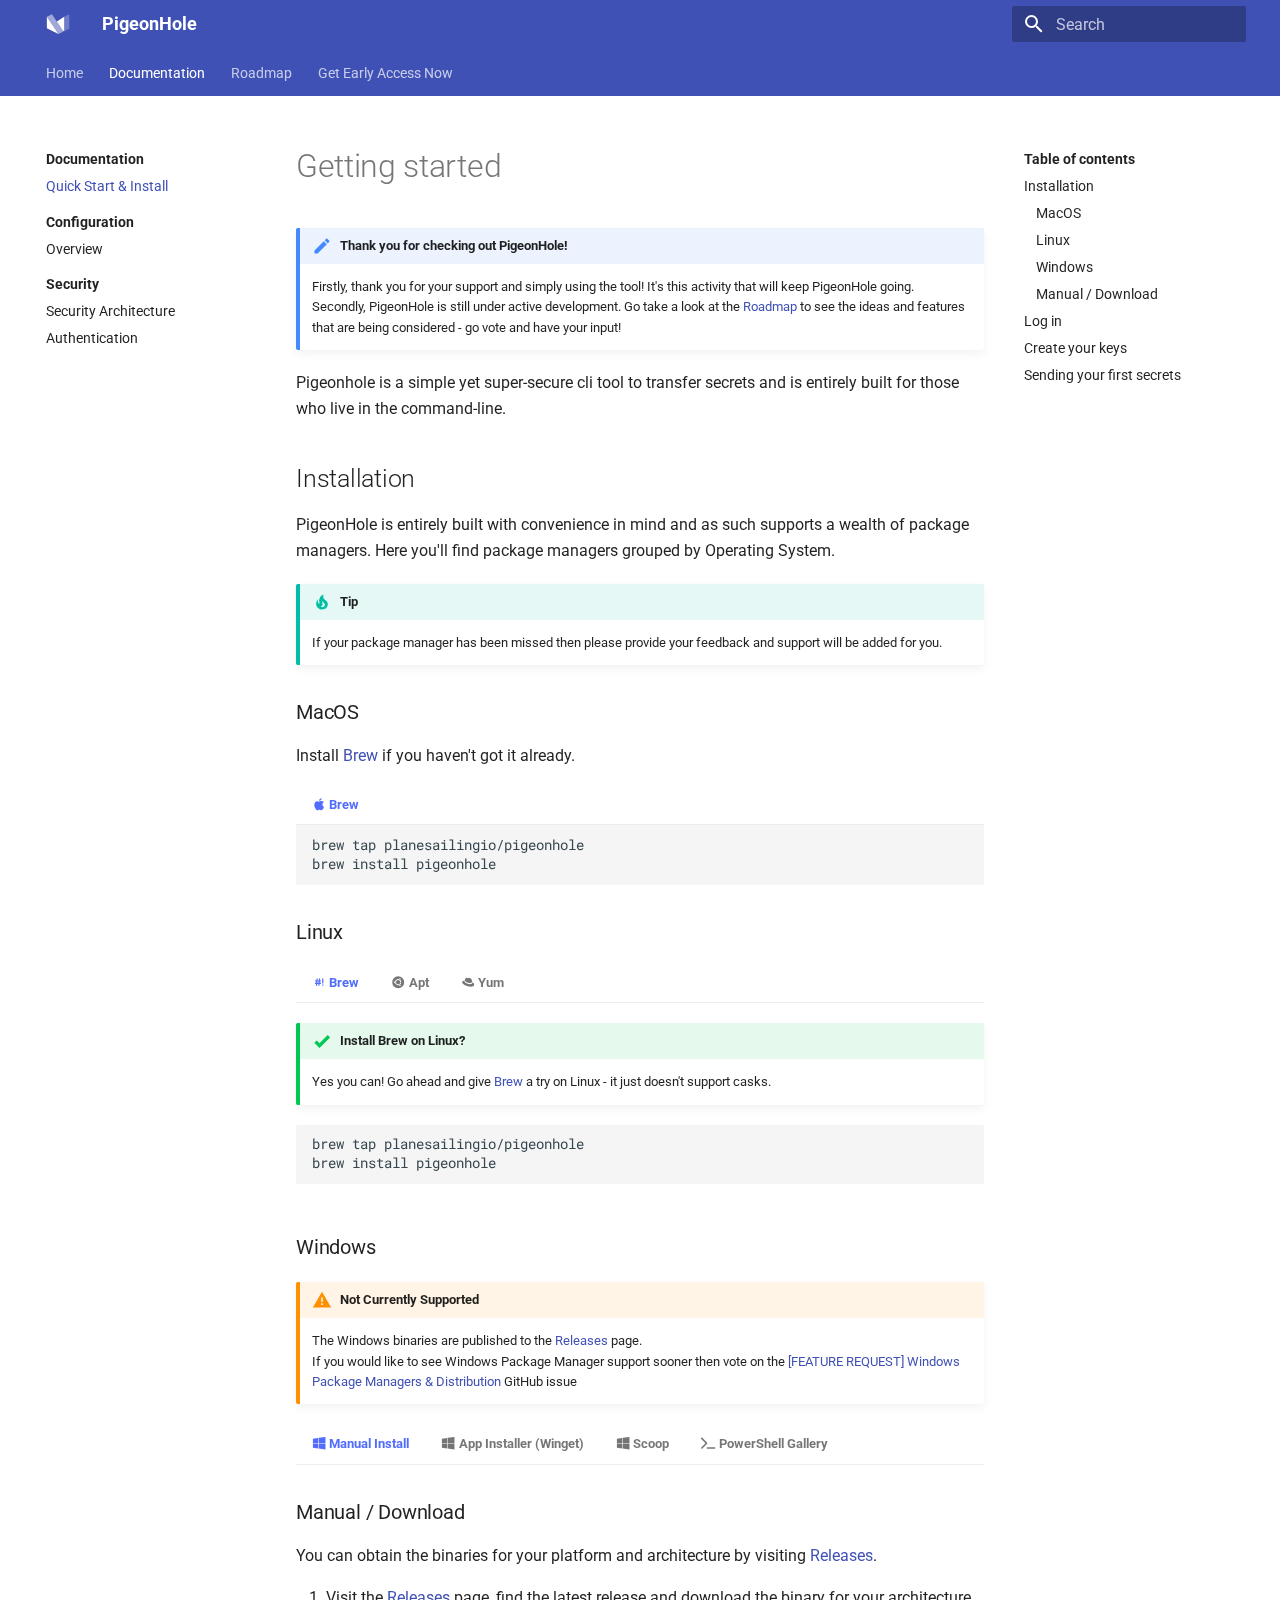
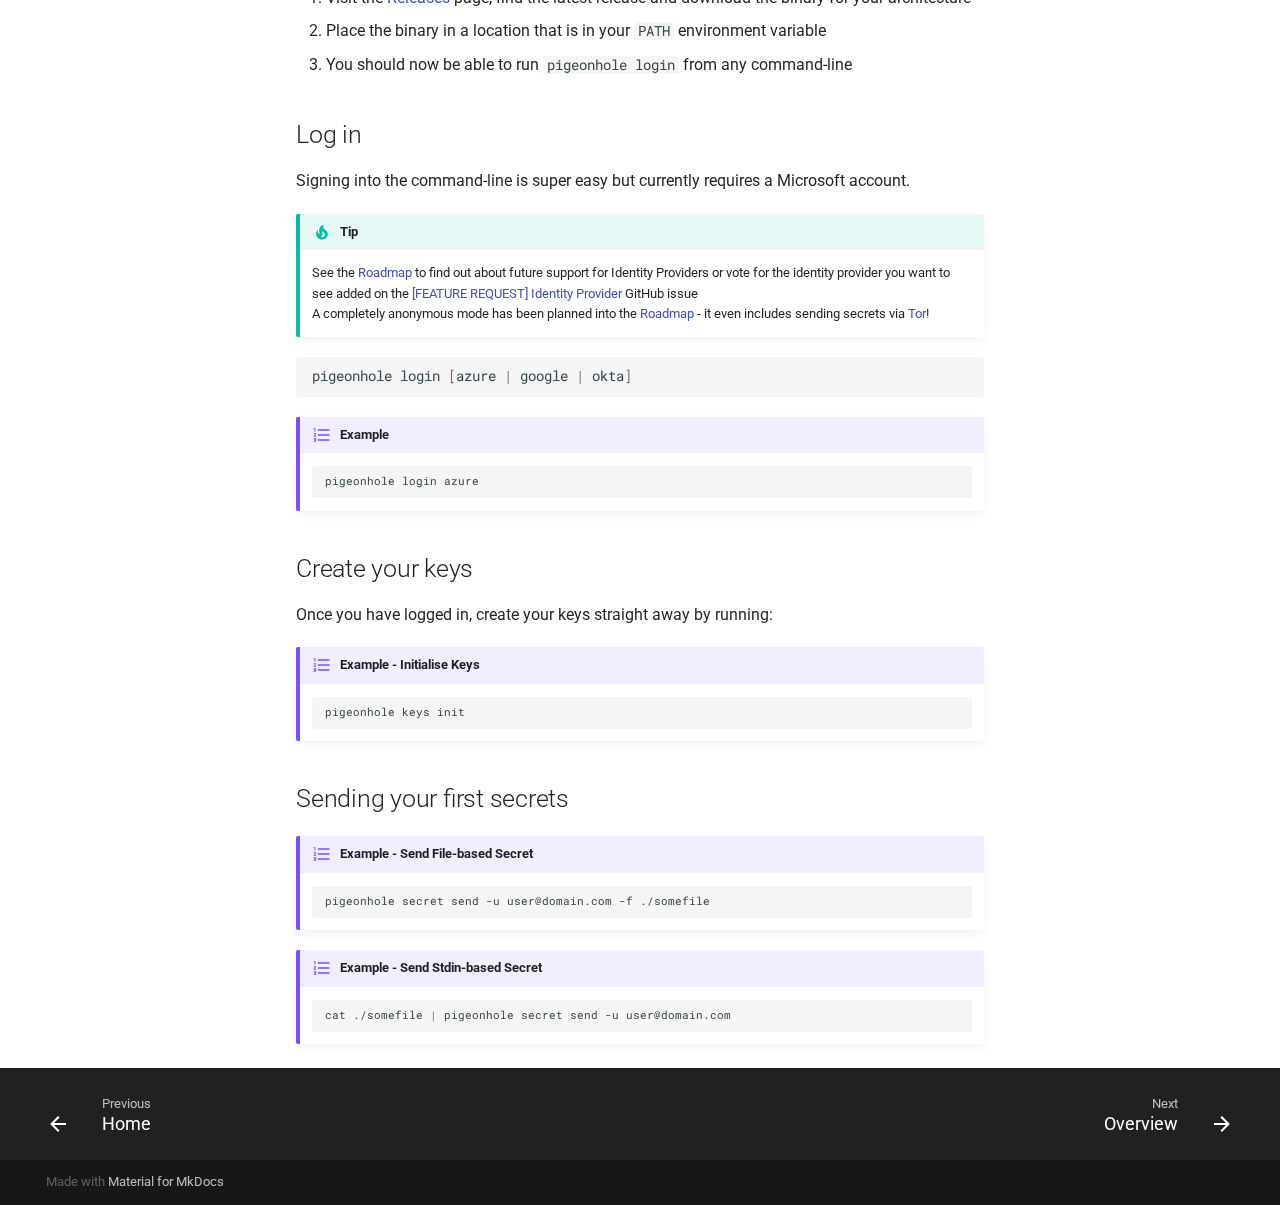
<file: docs/documentation/quick-start/index.html>
<!doctype html><html lang=en class=no-js> <head><meta charset=utf-8><meta name=viewport content="width=device-width,initial-scale=1"><meta name=description content="PigeonHole is a super simple cross-platform command-line tool that sends both files and stdin to your collaborators"><meta name=author content="Plane Sailing"><link href=https://pigeono.io/documentation/quick-start/ rel=canonical><link rel=icon href=../../assets/favicon.png><meta name=generator content="mkdocs-1.3.0, mkdocs-material-8.3.5"><title>Quick Start & Install - PigeonHole</title><link rel=stylesheet href=../../assets/stylesheets/main.4a0965b7.min.css><link rel=preconnect href=https://fonts.gstatic.com crossorigin><link rel=stylesheet href="https://fonts.googleapis.com/css?family=Roboto:300,300i,400,400i,700,700i%7CRoboto+Mono:400,400i,700,700i&display=fallback"><style>:root{--md-text-font:"Roboto";--md-code-font:"Roboto Mono"}</style><script>__md_scope=new URL("../..",location),__md_get=(e,_=localStorage,t=__md_scope)=>JSON.parse(_.getItem(t.pathname+"."+e)),__md_set=(e,_,t=localStorage,a=__md_scope)=>{try{t.setItem(a.pathname+"."+e,JSON.stringify(_))}catch(e){}}</script><script type=text/javascript>
  window.smartlook||(function(d) {
    var o=smartlook=function(){ o.api.push(arguments)},h=d.getElementsByTagName('head')[0];
    var c=d.createElement('script');o.api=new Array();c.async=true;c.type='text/javascript';
    c.charset='utf-8';c.src='https://web-sdk.smartlook.com/recorder.js';h.appendChild(c);
    })(document);
    smartlook('init', '8b5bb633013332c08c1abd576a83f036fb7fc806', { region: 'eu' });
</script><link rel=stylesheet href=../../overrides/assets/stylesheets/main.82a244a8.min.css></head> <body dir=ltr> <script>var palette=__md_get("__palette");if(palette&&"object"==typeof palette.color)for(var key of Object.keys(palette.color))document.body.setAttribute("data-md-color-"+key,palette.color[key])</script> <input class=md-toggle data-md-toggle=drawer type=checkbox id=__drawer autocomplete=off> <input class=md-toggle data-md-toggle=search type=checkbox id=__search autocomplete=off> <label class=md-overlay for=__drawer></label> <div data-md-component=skip> <a href=#getting-started class=md-skip> Skip to content </a> </div> <div data-md-component=announce> </div> <header class=md-header data-md-component=header> <nav class="md-header__inner md-grid" aria-label=Header> <a href=../.. title=PigeonHole class="md-header__button md-logo" aria-label=PigeonHole data-md-component=logo> <svg xmlns=http://www.w3.org/2000/svg viewbox="0 0 89 89"> <path d=M3.136,17.387l0,42.932l42.932,21.467l-42.932,-64.399Z /> <path d=M21.91,8l42.933,64.398l-18.775,9.388l-42.932,-64.399l18.774,-9.387Z style="fill-opacity: 0.5"/> <path d=M67.535,17.387l-27.262,18.156l21.878,32.818l5.384,2.691l0,-53.665Z /> <path d=M67.535,17.387l0,53.666l18.774,-9.388l0,-53.665l-18.774,9.387Z style="fill-opacity: 0.25"/> </svg> </a> <label class="md-header__button md-icon" for=__drawer> <svg xmlns=http://www.w3.org/2000/svg viewbox="0 0 24 24"><path d="M3 6h18v2H3V6m0 5h18v2H3v-2m0 5h18v2H3v-2Z"/></svg> </label> <div class=md-header__title data-md-component=header-title> <div class=md-header__ellipsis> <div class=md-header__topic> <span class=md-ellipsis> PigeonHole </span> </div> <div class=md-header__topic data-md-component=header-topic> <span class=md-ellipsis> Quick Start & Install </span> </div> </div> </div> <form class=md-header__option data-md-component=palette> </form> <label class="md-header__button md-icon" for=__search> <svg xmlns=http://www.w3.org/2000/svg viewbox="0 0 24 24"><path d="M9.5 3A6.5 6.5 0 0 1 16 9.5c0 1.61-.59 3.09-1.56 4.23l.27.27h.79l5 5-1.5 1.5-5-5v-.79l-.27-.27A6.516 6.516 0 0 1 9.5 16 6.5 6.5 0 0 1 3 9.5 6.5 6.5 0 0 1 9.5 3m0 2C7 5 5 7 5 9.5S7 14 9.5 14 14 12 14 9.5 12 5 9.5 5Z"/></svg> </label> <div class=md-search data-md-component=search role=dialog> <label class=md-search__overlay for=__search></label> <div class=md-search__inner role=search> <form class=md-search__form name=search> <input type=text class=md-search__input name=query aria-label=Search placeholder=Search autocapitalize=off autocorrect=off autocomplete=off spellcheck=false data-md-component=search-query required> <label class="md-search__icon md-icon" for=__search> <svg xmlns=http://www.w3.org/2000/svg viewbox="0 0 24 24"><path d="M9.5 3A6.5 6.5 0 0 1 16 9.5c0 1.61-.59 3.09-1.56 4.23l.27.27h.79l5 5-1.5 1.5-5-5v-.79l-.27-.27A6.516 6.516 0 0 1 9.5 16 6.5 6.5 0 0 1 3 9.5 6.5 6.5 0 0 1 9.5 3m0 2C7 5 5 7 5 9.5S7 14 9.5 14 14 12 14 9.5 12 5 9.5 5Z"/></svg> <svg xmlns=http://www.w3.org/2000/svg viewbox="0 0 24 24"><path d="M20 11v2H8l5.5 5.5-1.42 1.42L4.16 12l7.92-7.92L13.5 5.5 8 11h12Z"/></svg> </label> <nav class=md-search__options aria-label=Search> <a href=javascript:void(0) class="md-search__icon md-icon" aria-label=Share data-clipboard data-clipboard-text data-md-component=search-share tabindex=-1> <svg xmlns=http://www.w3.org/2000/svg viewbox="0 0 24 24"><path d="M18 16.08c-.76 0-1.44.3-1.96.77L8.91 12.7c.05-.23.09-.46.09-.7 0-.24-.04-.47-.09-.7l7.05-4.11c.54.5 1.25.81 2.04.81a3 3 0 0 0 3-3 3 3 0 0 0-3-3 3 3 0 0 0-3 3c0 .24.04.47.09.7L8.04 9.81C7.5 9.31 6.79 9 6 9a3 3 0 0 0-3 3 3 3 0 0 0 3 3c.79 0 1.5-.31 2.04-.81l7.12 4.15c-.05.21-.08.43-.08.66 0 1.61 1.31 2.91 2.92 2.91 1.61 0 2.92-1.3 2.92-2.91A2.92 2.92 0 0 0 18 16.08Z"/></svg> </a> <button type=reset class="md-search__icon md-icon" aria-label=Clear tabindex=-1> <svg xmlns=http://www.w3.org/2000/svg viewbox="0 0 24 24"><path d="M19 6.41 17.59 5 12 10.59 6.41 5 5 6.41 10.59 12 5 17.59 6.41 19 12 13.41 17.59 19 19 17.59 13.41 12 19 6.41Z"/></svg> </button> </nav> <div class=md-search__suggest data-md-component=search-suggest></div> </form> <div class=md-search__output> <div class=md-search__scrollwrap data-md-scrollfix> <div class=md-search-result data-md-component=search-result> <div class=md-search-result__meta> Initializing search </div> <ol class=md-search-result__list></ol> </div> </div> </div> </div> </div> </nav> </header> <div class=md-container data-md-component=container> <nav class=md-tabs aria-label=Tabs data-md-component=tabs> <div class="md-tabs__inner md-grid"> <ul class=md-tabs__list> <li class=md-tabs__item> <a href=../.. class=md-tabs__link> Home </a> </li> <li class=md-tabs__item> <a href=./ class="md-tabs__link md-tabs__link--active"> Documentation </a> </li> <li class=md-tabs__item> <a href=../../roadmap/v1/ class=md-tabs__link> Roadmap </a> </li> <li class=md-tabs__item> <a href=../../earlyaccess/ class=md-tabs__link> Get Early Access Now </a> </li> </ul> </div> </nav> <main class=md-main data-md-component=main> <div class="md-main__inner md-grid"> <div class="md-sidebar md-sidebar--primary" data-md-component=sidebar data-md-type=navigation> <div class=md-sidebar__scrollwrap> <div class=md-sidebar__inner> <nav class="md-nav md-nav--primary md-nav--lifted" aria-label=Navigation data-md-level=0> <label class=md-nav__title for=__drawer> <a href=../.. title=PigeonHole class="md-nav__button md-logo" aria-label=PigeonHole data-md-component=logo> <svg xmlns=http://www.w3.org/2000/svg viewbox="0 0 89 89"> <path d=M3.136,17.387l0,42.932l42.932,21.467l-42.932,-64.399Z /> <path d=M21.91,8l42.933,64.398l-18.775,9.388l-42.932,-64.399l18.774,-9.387Z style="fill-opacity: 0.5"/> <path d=M67.535,17.387l-27.262,18.156l21.878,32.818l5.384,2.691l0,-53.665Z /> <path d=M67.535,17.387l0,53.666l18.774,-9.388l0,-53.665l-18.774,9.387Z style="fill-opacity: 0.25"/> </svg> </a> PigeonHole </label> <ul class=md-nav__list data-md-scrollfix> <li class=md-nav__item> <a href=../.. class=md-nav__link> Home </a> </li> <li class="md-nav__item md-nav__item--active md-nav__item--nested"> <input class="md-nav__toggle md-toggle" data-md-toggle=__nav_2 type=checkbox id=__nav_2 checked> <label class=md-nav__link for=__nav_2> Documentation <span class="md-nav__icon md-icon"></span> </label> <nav class=md-nav aria-label=Documentation data-md-level=1> <label class=md-nav__title for=__nav_2> <span class="md-nav__icon md-icon"></span> Documentation </label> <ul class=md-nav__list data-md-scrollfix> <li class="md-nav__item md-nav__item--active"> <input class="md-nav__toggle md-toggle" data-md-toggle=toc type=checkbox id=__toc> <label class="md-nav__link md-nav__link--active" for=__toc> Quick Start & Install <span class="md-nav__icon md-icon"></span> </label> <a href=./ class="md-nav__link md-nav__link--active"> Quick Start & Install </a> <nav class="md-nav md-nav--secondary" aria-label="Table of contents"> <label class=md-nav__title for=__toc> <span class="md-nav__icon md-icon"></span> Table of contents </label> <ul class=md-nav__list data-md-component=toc data-md-scrollfix> <li class=md-nav__item> <a href=#installation class=md-nav__link> Installation </a> <nav class=md-nav aria-label=Installation> <ul class=md-nav__list> <li class=md-nav__item> <a href=#macos class=md-nav__link> MacOS </a> </li> <li class=md-nav__item> <a href=#linux class=md-nav__link> Linux </a> </li> <li class=md-nav__item> <a href=#windows class=md-nav__link> Windows </a> </li> <li class=md-nav__item> <a href=#manual-download class=md-nav__link> Manual / Download </a> </li> </ul> </nav> </li> <li class=md-nav__item> <a href=#log-in class=md-nav__link> Log in </a> </li> <li class=md-nav__item> <a href=#create-your-keys class=md-nav__link> Create your keys </a> </li> <li class=md-nav__item> <a href=#sending-your-first-secrets class=md-nav__link> Sending your first secrets </a> </li> </ul> </nav> </li> <li class="md-nav__item md-nav__item--section md-nav__item--nested"> <input class="md-nav__toggle md-toggle" data-md-toggle=__nav_2_2 type=checkbox id=__nav_2_2> <label class=md-nav__link for=__nav_2_2> Configuration <span class="md-nav__icon md-icon"></span> </label> <nav class=md-nav aria-label=Configuration data-md-level=2> <label class=md-nav__title for=__nav_2_2> <span class="md-nav__icon md-icon"></span> Configuration </label> <ul class=md-nav__list data-md-scrollfix> <li class=md-nav__item> <a href=../configuration/overview/ class=md-nav__link> Overview </a> </li> </ul> </nav> </li> <li class="md-nav__item md-nav__item--section md-nav__item--nested"> <input class="md-nav__toggle md-toggle" data-md-toggle=__nav_2_3 type=checkbox id=__nav_2_3> <label class=md-nav__link for=__nav_2_3> Security <span class="md-nav__icon md-icon"></span> </label> <nav class=md-nav aria-label=Security data-md-level=2> <label class=md-nav__title for=__nav_2_3> <span class="md-nav__icon md-icon"></span> Security </label> <ul class=md-nav__list data-md-scrollfix> <li class=md-nav__item> <a href=../../security/ class=md-nav__link> Security Architecture </a> </li> <li class=md-nav__item> <a href=../configuration/authentication/ class=md-nav__link> Authentication </a> </li> </ul> </nav> </li> </ul> </nav> </li> <li class="md-nav__item md-nav__item--nested"> <input class="md-nav__toggle md-toggle" data-md-toggle=__nav_3 type=checkbox id=__nav_3> <label class=md-nav__link for=__nav_3> Roadmap <span class="md-nav__icon md-icon"></span> </label> <nav class=md-nav aria-label=Roadmap data-md-level=1> <label class=md-nav__title for=__nav_3> <span class="md-nav__icon md-icon"></span> Roadmap </label> <ul class=md-nav__list data-md-scrollfix> <li class=md-nav__item> <a href=../../roadmap/v1/ class=md-nav__link> Version 1.0.0 </a> </li> <li class=md-nav__item> <a href=../../roadmap/v2/ class=md-nav__link> Version 2.0.0 </a> </li> </ul> </nav> </li> <li class="md-nav__item md-nav__item--nested"> <input class="md-nav__toggle md-toggle" data-md-toggle=__nav_4 type=checkbox id=__nav_4> <div class="md-nav__link md-nav__link--index "> <a href=../../earlyaccess/ >Get Early Access Now</a> <label for=__nav_4> <span class="md-nav__icon md-icon"></span> </label> </div> <nav class=md-nav aria-label="Get Early Access Now" data-md-level=1> <label class=md-nav__title for=__nav_4> <span class="md-nav__icon md-icon"></span> Get Early Access Now </label> <ul class=md-nav__list data-md-scrollfix> <li class=md-nav__item> <a href=../../earlyaccess/signup/ class=md-nav__link> Sign Up Today </a> </li> </ul> </nav> </li> </ul> </nav> </div> </div> </div> <div class="md-sidebar md-sidebar--secondary" data-md-component=sidebar data-md-type=toc> <div class=md-sidebar__scrollwrap> <div class=md-sidebar__inner> <nav class="md-nav md-nav--secondary" aria-label="Table of contents"> <label class=md-nav__title for=__toc> <span class="md-nav__icon md-icon"></span> Table of contents </label> <ul class=md-nav__list data-md-component=toc data-md-scrollfix> <li class=md-nav__item> <a href=#installation class=md-nav__link> Installation </a> <nav class=md-nav aria-label=Installation> <ul class=md-nav__list> <li class=md-nav__item> <a href=#macos class=md-nav__link> MacOS </a> </li> <li class=md-nav__item> <a href=#linux class=md-nav__link> Linux </a> </li> <li class=md-nav__item> <a href=#windows class=md-nav__link> Windows </a> </li> <li class=md-nav__item> <a href=#manual-download class=md-nav__link> Manual / Download </a> </li> </ul> </nav> </li> <li class=md-nav__item> <a href=#log-in class=md-nav__link> Log in </a> </li> <li class=md-nav__item> <a href=#create-your-keys class=md-nav__link> Create your keys </a> </li> <li class=md-nav__item> <a href=#sending-your-first-secrets class=md-nav__link> Sending your first secrets </a> </li> </ul> </nav> </div> </div> </div> <div class=md-content data-md-component=content> <article class="md-content__inner md-typeset"> <h1 id=getting-started>Getting started<a class=headerlink href=#getting-started title="Permanent link">&para;</a></h1> <div class="admonition note"> <p class=admonition-title>Thank you for checking out PigeonHole!</p> <p>Firstly, thank you for your support and simply using the tool! It's this activity that will keep PigeonHole going. <br> Secondly, PigeonHole is still under active development. Go take a look at the <a href=/roadmap/v1>Roadmap</a> to see the ideas and features that are being considered - go vote and have your input!</p> </div> <p>Pigeonhole is a simple yet super-secure cli tool to transfer secrets and is entirely built for those who live in the command-line.</p> <h2 id=installation>Installation<a class=headerlink href=#installation title="Permanent link">&para;</a></h2> <p>PigeonHole is entirely built with convenience in mind and as such supports a wealth of package managers. Here you'll find package managers grouped by Operating System.</p> <div class="admonition tip"> <p class=admonition-title>Tip</p> <p>If your package manager has been missed then please provide your feedback and support will be added for you.</p> </div> <h3 id=macos>MacOS<a class=headerlink href=#macos title="Permanent link">&para;</a></h3> <p>Install <a href=https://brew.sh target=_blank>Brew</a> if you haven't got it already.</p> <div class="tabbed-set tabbed-alternate" data-tabs=1:1><input checked=checked id=__tabbed_1_1 name=__tabbed_1 type=radio><div class=tabbed-labels><label for=__tabbed_1_1><span class=twemoji><svg xmlns=http://www.w3.org/2000/svg viewbox="0 0 24 24"><path d="M18.71 19.5c-.83 1.24-1.71 2.45-3.05 2.47-1.34.03-1.77-.79-3.29-.79-1.53 0-2 .77-3.27.82-1.31.05-2.3-1.32-3.14-2.53C4.25 17 2.94 12.45 4.7 9.39c.87-1.52 2.43-2.48 4.12-2.51 1.28-.02 2.5.87 3.29.87.78 0 2.26-1.07 3.81-.91.65.03 2.47.26 3.64 1.98-.09.06-2.17 1.28-2.15 3.81.03 3.02 2.65 4.03 2.68 4.04-.03.07-.42 1.44-1.38 2.83M13 3.5c.73-.83 1.94-1.46 2.94-1.5.13 1.17-.34 2.35-1.04 3.19-.69.85-1.83 1.51-2.95 1.42-.15-1.15.41-2.35 1.05-3.11Z"/></svg></span> Brew</label></div> <div class=tabbed-content> <div class=tabbed-block> <div class=highlight><pre><span></span><code><a id=__codelineno-0-1 name=__codelineno-0-1 href=#__codelineno-0-1></a>brew tap planesailingio/pigeonhole
<a id=__codelineno-0-2 name=__codelineno-0-2 href=#__codelineno-0-2></a>brew install pigeonhole
</code></pre></div> </div> </div> </div> <h3 id=linux>Linux<a class=headerlink href=#linux title="Permanent link">&para;</a></h3> <div class="tabbed-set tabbed-alternate" data-tabs=2:3><input checked=checked id=__tabbed_2_1 name=__tabbed_2 type=radio><input id=__tabbed_2_2 name=__tabbed_2 type=radio><input id=__tabbed_2_3 name=__tabbed_2 type=radio><div class=tabbed-labels><label for=__tabbed_2_1><span class=twemoji><svg xmlns=http://www.w3.org/2000/svg viewbox="0 0 24 24"><path d="M5 9h2.31l.32-3h2l-.32 3h2l.32-3h2l-.32 3H15v2h-1.9l-.2 2H15v2h-2.31l-.32 3h-2l.32-3h-2l-.32 3h-2l.32-3H5v-2h1.9l.2-2H5V9m4.1 2-.2 2h2l.2-2M19 6h-2v8h2m0 2h-2v2h2Z"/></svg></span> Brew</label><label for=__tabbed_2_2><span class=twemoji><svg xmlns=http://www.w3.org/2000/svg viewbox="0 0 24 24"><path d="M22 12a10 10 0 0 1-10 10A10 10 0 0 1 2 12 10 10 0 0 1 12 2a10 10 0 0 1 10 10m-7.66-4.26c.58.33 1.31.13 1.66-.44.31-.57.12-1.3-.46-1.64-.57-.33-1.31-.16-1.64.44-.33.57-.13 1.31.44 1.64m-2.46 7.76c-.53 0-1.03-.11-1.47-.32l-.84 1.5c.7.32 1.48.54 2.31.54.49 0 .95-.07 1.4-.19.08-.49.36-.93.82-1.19.46-.27.98-.29 1.44-.12.89-.87 1.46-2.06 1.55-3.39l-1.71-.02a3.506 3.506 0 0 1-3.5 3.19m0-7c1.84 0 3.34 1.39 3.5 3.19l1.71-.03a5.209 5.209 0 0 0-1.55-3.38c-.46.17-.99.14-1.44-.12-.46-.26-.74-.71-.82-1.19-.45-.12-.91-.19-1.4-.19-.83 0-1.61.19-2.31.54l.84 1.5c.44-.21.94-.32 1.47-.32M8.37 12c0-1.19.59-2.24 1.49-2.87L9 7.65a5.217 5.217 0 0 0-2.17 3.04c.38.31.62.78.62 1.31s-.24 1-.62 1.31A5.195 5.195 0 0 0 9 16.34l.86-1.47c-.9-.63-1.49-1.68-1.49-2.87m5.97 4.26c-.57.33-.77 1.06-.44 1.64.33.57 1.07.77 1.64.44.58-.34.77-1.07.46-1.64-.35-.58-1.08-.77-1.66-.44M5.76 10.8c-.66 0-1.2.54-1.2 1.2 0 .66.54 1.2 1.2 1.2.67 0 1.2-.54 1.2-1.2 0-.66-.53-1.2-1.2-1.2Z"/></svg></span> Apt</label><label for=__tabbed_2_3><span class=twemoji><svg xmlns=http://www.w3.org/2000/svg viewbox="0 0 24 24"><path d="M15.34 13.16c1.32 0 3.22-.27 3.22-1.84.01-.12 0-.24-.03-.36l-.78-3.4c-.18-.75-.34-1.09-1.66-1.75-1.02-.52-3.24-1.38-3.9-1.38-.61 0-.79.79-1.52.79-.7 0-1.22-.59-1.88-.59-.63 0-1.04.43-1.36 1.31 0 0-.88 2.5-1 2.86-.01.07-.02.13-.02.2 0 .97 3.82 4.15 8.93 4.15m3.43-1.19c.18.86.18.95.18 1.04 0 1.5-1.66 2.31-3.83 2.31-4.92 0-9.23-2.88-9.23-4.78 0-.27.06-.53.16-.77-1.77.08-4.05.4-4.05 2.42 0 3.32 7.84 7.39 14.05 7.39 4.76 0 5.95-2.15 5.95-3.85 0-1.34-1.15-2.86-3.23-3.76"/></svg></span> Yum</label></div> <div class=tabbed-content> <div class=tabbed-block> <div class="admonition success"> <p class=admonition-title>Install Brew on Linux?</p> <p>Yes you can! Go ahead and give <a href=https://brew.sh target=_blank>Brew</a> a try on Linux - it just doesn't support casks. </p> </div> <div class=highlight><pre><span></span><code><a id=__codelineno-1-1 name=__codelineno-1-1 href=#__codelineno-1-1></a>brew tap planesailingio/pigeonhole
<a id=__codelineno-1-2 name=__codelineno-1-2 href=#__codelineno-1-2></a>brew install pigeonhole
</code></pre></div> </div> <div class=tabbed-block> <div class="admonition warning"> <p class=admonition-title>Not Implemented</p> <p>If you would like to see this then please get in touch. It's not currently supported but is on the roadmap.</p> </div> <div class=highlight><pre><span></span><code><a id=__codelineno-2-1 name=__codelineno-2-1 href=#__codelineno-2-1></a>apt install pigeonhole
</code></pre></div> </div> <div class=tabbed-block> <div class="admonition warning"> <p class=admonition-title>Not Implemented</p> <p>If you would like to see this then please get in touch. It's not currently supported but is on the roadmap.</p> </div> <div class=highlight><pre><span></span><code><a id=__codelineno-3-1 name=__codelineno-3-1 href=#__codelineno-3-1></a>yum install pigeonhole
</code></pre></div> </div> </div> </div> <h3 id=windows>Windows<a class=headerlink href=#windows title="Permanent link">&para;</a></h3> <div class="admonition warning"> <p class=admonition-title>Not Currently Supported</p> <p>The Windows binaries are published to the <a href=https://releases.pigeono.io target=_blank>Releases</a> page. <br> If you would like to see Windows Package Manager support sooner then vote on the <a href=https://github.com/planesailingio/pigeono.io/issues/2 target=_blank>[FEATURE REQUEST] Windows Package Managers &amp; Distribution</a> GitHub issue</p> </div> <div class="tabbed-set tabbed-alternate" data-tabs=3:4><input checked=checked id=__tabbed_3_1 name=__tabbed_3 type=radio><input id=__tabbed_3_2 name=__tabbed_3 type=radio><input id=__tabbed_3_3 name=__tabbed_3 type=radio><input id=__tabbed_3_4 name=__tabbed_3 type=radio><div class=tabbed-labels><label for=__tabbed_3_1><span class=twemoji><svg xmlns=http://www.w3.org/2000/svg viewbox="0 0 448 512"><!-- Font Awesome Free 6.1.1 by @fontawesome - https://fontawesome.com License - https://fontawesome.com/license/free (Icons: CC BY 4.0, Fonts: SIL OFL 1.1, Code: MIT License) Copyright 2022 Fonticons, Inc.--><path d="m0 93.7 183.6-25.3v177.4H0V93.7zm0 324.6 183.6 25.3V268.4H0v149.9zm203.8 28L448 480V268.4H203.8v177.9zm0-380.6v180.1H448V32L203.8 65.7z"/></svg></span> Manual Install</label><label for=__tabbed_3_2><span class=twemoji><svg xmlns=http://www.w3.org/2000/svg viewbox="0 0 448 512"><!-- Font Awesome Free 6.1.1 by @fontawesome - https://fontawesome.com License - https://fontawesome.com/license/free (Icons: CC BY 4.0, Fonts: SIL OFL 1.1, Code: MIT License) Copyright 2022 Fonticons, Inc.--><path d="m0 93.7 183.6-25.3v177.4H0V93.7zm0 324.6 183.6 25.3V268.4H0v149.9zm203.8 28L448 480V268.4H203.8v177.9zm0-380.6v180.1H448V32L203.8 65.7z"/></svg></span> App Installer (Winget)</label><label for=__tabbed_3_3><span class=twemoji><svg xmlns=http://www.w3.org/2000/svg viewbox="0 0 448 512"><!-- Font Awesome Free 6.1.1 by @fontawesome - https://fontawesome.com License - https://fontawesome.com/license/free (Icons: CC BY 4.0, Fonts: SIL OFL 1.1, Code: MIT License) Copyright 2022 Fonticons, Inc.--><path d="m0 93.7 183.6-25.3v177.4H0V93.7zm0 324.6 183.6 25.3V268.4H0v149.9zm203.8 28L448 480V268.4H203.8v177.9zm0-380.6v180.1H448V32L203.8 65.7z"/></svg></span> Scoop</label><label for=__tabbed_3_4><span class=twemoji><svg xmlns=http://www.w3.org/2000/svg viewbox="0 0 576 512"><!-- Font Awesome Free 6.1.1 by @fontawesome - https://fontawesome.com License - https://fontawesome.com/license/free (Icons: CC BY 4.0, Fonts: SIL OFL 1.1, Code: MIT License) Copyright 2022 Fonticons, Inc.--><path d="M9.372 86.63c-12.496-12.5-12.496-32.76 0-45.26 12.498-12.49 32.758-12.49 45.258 0L246.6 233.4c12.5 12.5 12.5 32.7 0 45.2l-191.97 192c-12.5 12.5-32.76 12.5-45.258 0-12.496-12.5-12.496-32.7 0-45.2L178.7 256 9.372 86.63zM544 416c17.7 0 32 14.3 32 32s-14.3 32-32 32H256c-17.7 0-32-14.3-32-32s14.3-32 32-32h288z"/></svg></span> PowerShell Gallery</label></div> <div class=tabbed-content> <div class=tabbed-block></div> <div class=tabbed-block> <div class=highlight><pre><span></span><code><a id=__codelineno-4-1 name=__codelineno-4-1 href=#__codelineno-4-1></a><span class=n>winget</span> <span class=n>source</span> <span class=n>add</span> <span class=p>-</span><span class=n>-name</span> <span class=n>pigeonhole</span>
<a id=__codelineno-4-2 name=__codelineno-4-2 href=#__codelineno-4-2></a><span class=n>winget</span> <span class=n>install</span> <span class=n>pigeonhole</span>
</code></pre></div> </div> <div class=tabbed-block> <div class=highlight><pre><span></span><code><a id=__codelineno-5-1 name=__codelineno-5-1 href=#__codelineno-5-1></a><span class=n>scoop</span> <span class=n>bucket</span> <span class=n>add</span> <span class=n>org</span> <span class=n>https</span><span class=p>://</span><span class=n>github</span><span class=p>.</span><span class=n>com</span><span class=p>/</span><span class=n>planesailingio</span><span class=p>/</span><span class=n>scoop-pigeonhole</span><span class=p>.</span><span class=n>git</span>
<a id=__codelineno-5-2 name=__codelineno-5-2 href=#__codelineno-5-2></a><span class=n>scoop</span> <span class=n>install</span> <span class=n>planesailingio</span><span class=p>/</span><span class=n>scoop-pigeonhole</span>
</code></pre></div> </div> <div class=tabbed-block> <div class=highlight><pre><span></span><code><a id=__codelineno-6-1 name=__codelineno-6-1 href=#__codelineno-6-1></a><span class=nb>Install-Module</span> <span class=n>-Name</span> <span class=n>PigeonHole</span>
<a id=__codelineno-6-2 name=__codelineno-6-2 href=#__codelineno-6-2></a><span class=nb>Import-Module</span> <span class=n>-Name</span> <span class=n>PigeonHole</span>
</code></pre></div> </div> </div> </div> <h3 id=manual-download>Manual / Download<a class=headerlink href=#manual-download title="Permanent link">&para;</a></h3> <p>You can obtain the binaries for your platform and architecture by visiting <a href=https://releases.pigeono.io>Releases</a>. </p> <ol> <li>Visit the <a href=https://releases.pigeono.io target=_blank>Releases</a> page, find the latest release and download the binary for your architecture</li> <li>Place the binary in a location that is in your <code>PATH</code> environment variable</li> <li>You should now be able to run <code>pigeonhole login</code> from any command-line</li> </ol> <h2 id=log-in>Log in<a class=headerlink href=#log-in title="Permanent link">&para;</a></h2> <p>Signing into the command-line is super easy but currently requires a Microsoft account. </p> <div class="admonition tip"> <p class=admonition-title>Tip</p> <p>See the <a href=/roadmap/v1>Roadmap</a> to find out about future support for Identity Providers or vote for the identity provider you want to see added on the <a href=https://github.com/planesailingio/pigeono.io/issues/3 target=_blank>[FEATURE REQUEST] Identity Provider</a> GitHub issue <br> A completely anonymous mode has been planned into the <a href=/roadmap/v1>Roadmap</a> - it even includes sending secrets via <a href=https://www.torproject.org>Tor</a>!</p> </div> <div class=highlight><pre><span></span><code><a id=__codelineno-7-1 name=__codelineno-7-1 href=#__codelineno-7-1></a>pigeonhole login <span class=o>[</span>azure <span class=p>|</span> google <span class=p>|</span> okta<span class=o>]</span>
</code></pre></div> <div class="admonition example"> <p class=admonition-title>Example</p> <div class=highlight><pre><span></span><code><a id=__codelineno-8-1 name=__codelineno-8-1 href=#__codelineno-8-1></a>pigeonhole login azure
</code></pre></div> </div> <h2 id=create-your-keys>Create your keys<a class=headerlink href=#create-your-keys title="Permanent link">&para;</a></h2> <p>Once you have logged in, create your keys straight away by running:</p> <div class="admonition example"> <p class=admonition-title>Example - Initialise Keys</p> <div class=highlight><pre><span></span><code><a id=__codelineno-9-1 name=__codelineno-9-1 href=#__codelineno-9-1></a>pigeonhole keys init
</code></pre></div> </div> <h2 id=sending-your-first-secrets>Sending your first secrets<a class=headerlink href=#sending-your-first-secrets title="Permanent link">&para;</a></h2> <div class="admonition example"> <p class=admonition-title>Example - Send File-based Secret</p> <div class=highlight><pre><span></span><code><a id=__codelineno-10-1 name=__codelineno-10-1 href=#__codelineno-10-1></a>pigeonhole secret send -u user@domain.com -f ./somefile
</code></pre></div> </div> <div class="admonition example"> <p class=admonition-title>Example - Send Stdin-based Secret</p> <div class=highlight><pre><span></span><code><a id=__codelineno-11-1 name=__codelineno-11-1 href=#__codelineno-11-1></a>cat ./somefile <span class=p>|</span> pigeonhole secret send -u user@domain.com
</code></pre></div> </div> </article> </div> </div> <a href=# class="md-top md-icon" data-md-component=top hidden> <svg xmlns=http://www.w3.org/2000/svg viewbox="0 0 24 24"><path d="M13 20h-2V8l-5.5 5.5-1.42-1.42L12 4.16l7.92 7.92-1.42 1.42L13 8v12Z"/></svg> Back to top </a> </main> <footer class=md-footer> <nav class="md-footer__inner md-grid" aria-label=Footer> <a href=../.. class="md-footer__link md-footer__link--prev" aria-label="Previous: Home" rel=prev> <div class="md-footer__button md-icon"> <svg xmlns=http://www.w3.org/2000/svg viewbox="0 0 24 24"><path d="M20 11v2H8l5.5 5.5-1.42 1.42L4.16 12l7.92-7.92L13.5 5.5 8 11h12Z"/></svg> </div> <div class=md-footer__title> <div class=md-ellipsis> <span class=md-footer__direction> Previous </span> Home </div> </div> </a> <a href=../configuration/overview/ class="md-footer__link md-footer__link--next" aria-label="Next: Overview" rel=next> <div class=md-footer__title> <div class=md-ellipsis> <span class=md-footer__direction> Next </span> Overview </div> </div> <div class="md-footer__button md-icon"> <svg xmlns=http://www.w3.org/2000/svg viewbox="0 0 24 24"><path d="M4 11v2h12l-5.5 5.5 1.42 1.42L19.84 12l-7.92-7.92L10.5 5.5 16 11H4Z"/></svg> </div> </a> </nav> <div class="md-footer-meta md-typeset"> <div class="md-footer-meta__inner md-grid"> <div class=md-copyright> Made with <a href=https://squidfunk.github.io/mkdocs-material/ target=_blank rel=noopener> Material for MkDocs </a> </div> </div> </div> </footer> </div> <div class=md-dialog data-md-component=dialog> <div class="md-dialog__inner md-typeset"></div> </div> <script id=__config type=application/json>{"base": "../..", "features": ["content.code.annotate", "content.tooltips", "navigation.indexes", "navigation.sections", "navigation.tabs", "navigation.top", "navigation.tracking", "search.highlight", "search.share", "search.suggest", "toc.follow"], "search": "../../assets/javascripts/workers/search.85cb4492.min.js", "translations": {"clipboard.copied": "Copied to clipboard", "clipboard.copy": "Copy to clipboard", "search.config.lang": "en", "search.config.pipeline": "trimmer, stopWordFilter", "search.config.separator": "[\\s\\-]+", "search.placeholder": "Search", "search.result.more.one": "1 more on this page", "search.result.more.other": "# more on this page", "search.result.none": "No matching documents", "search.result.one": "1 matching document", "search.result.other": "# matching documents", "search.result.placeholder": "Type to start searching", "search.result.term.missing": "Missing", "select.version.title": "Select version"}}</script> <script src=../../assets/javascripts/bundle.431f3d41.min.js></script> <script src=../../overrides/assets/javascripts/bundle.1ff6d521.min.js></script> </body> </html>
</file>
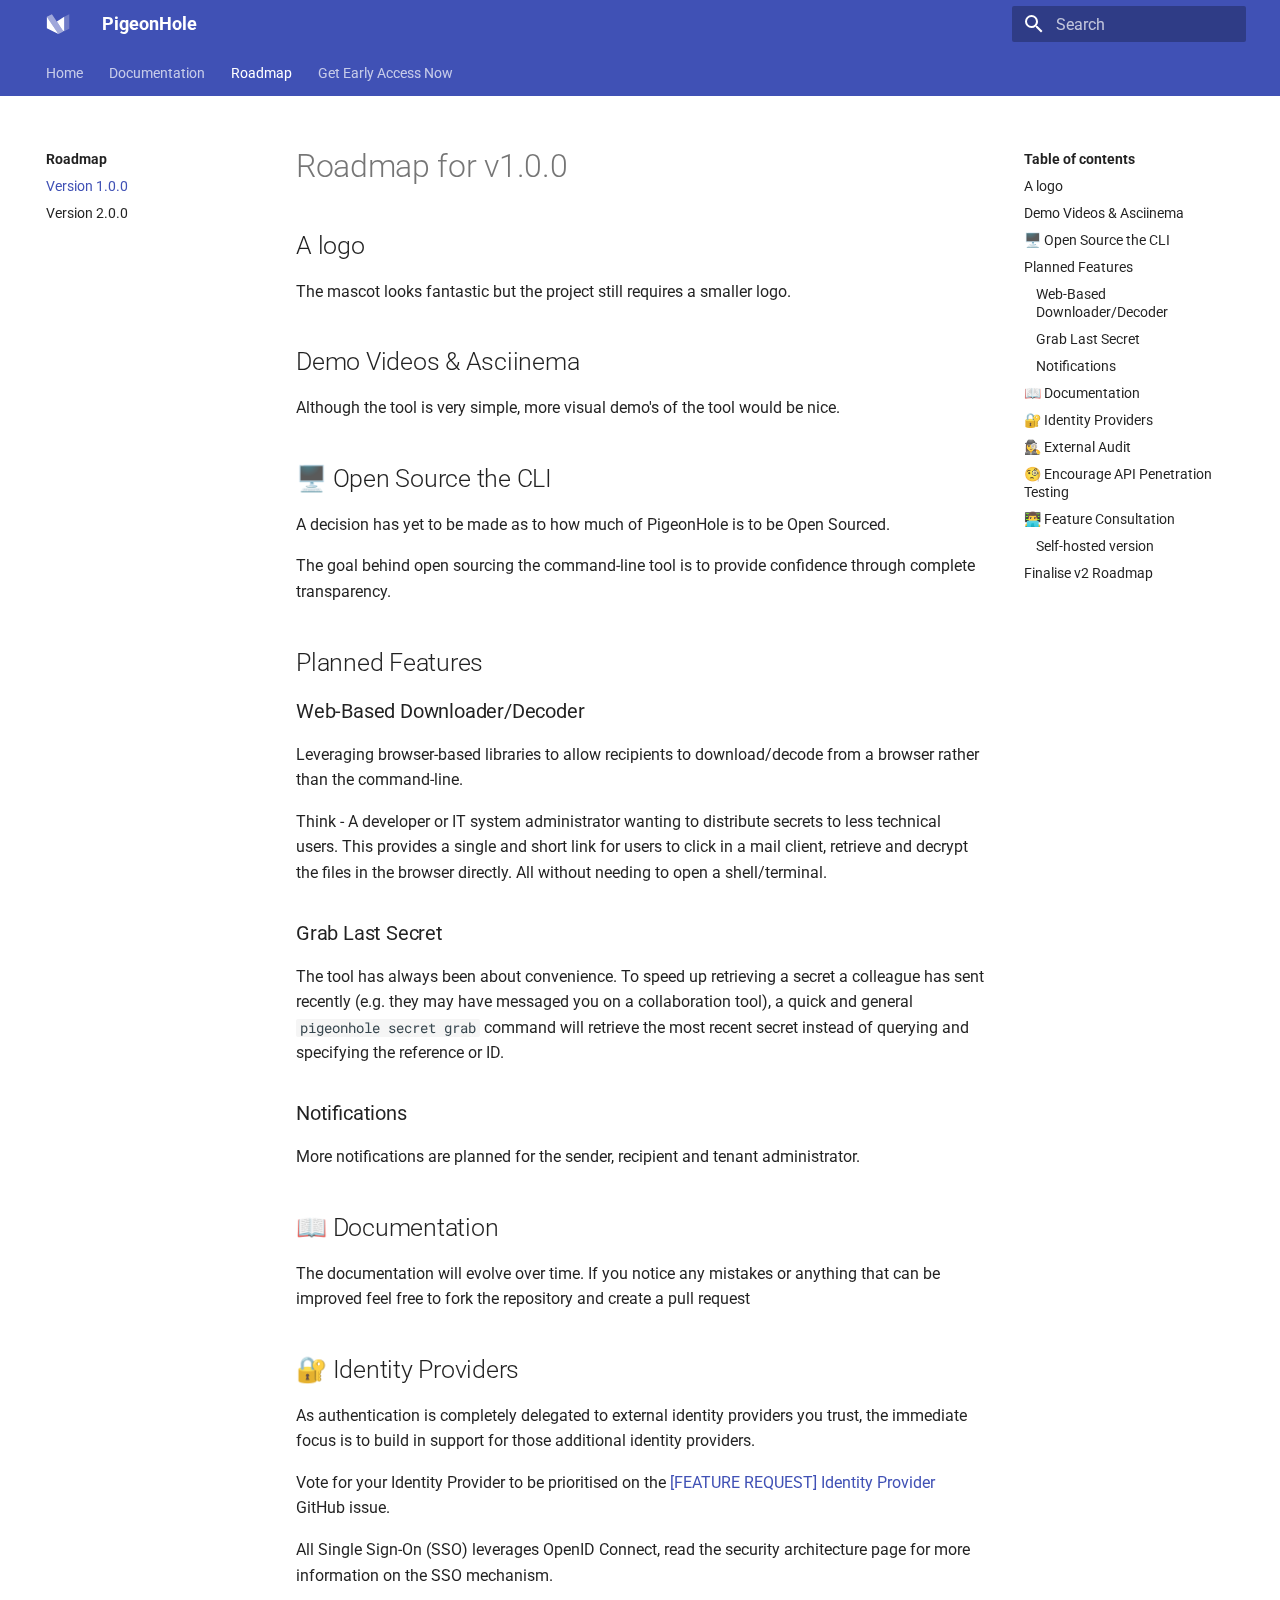
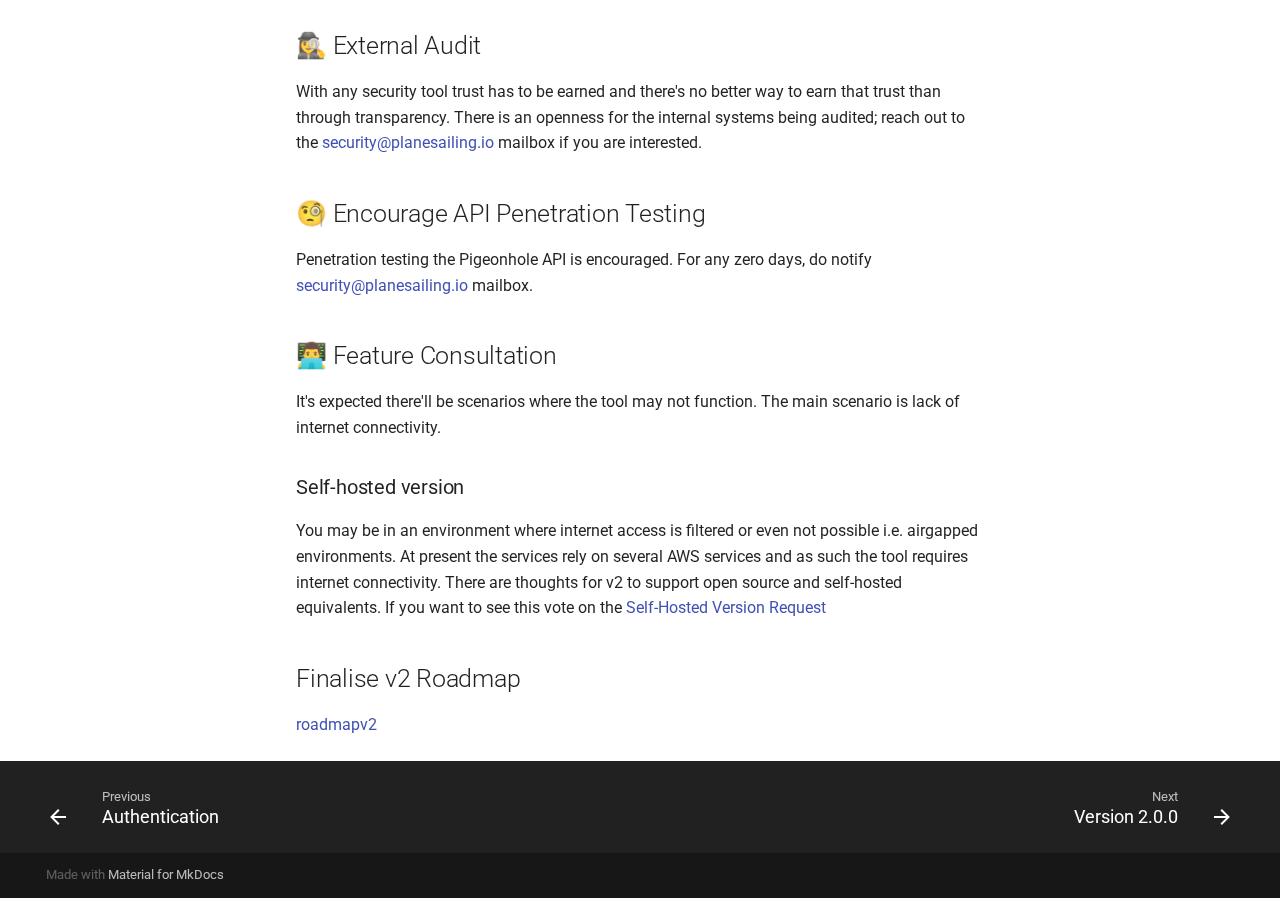
<file: docs/roadmap/v1/index.html>
<!doctype html><html lang=en class=no-js> <head><meta charset=utf-8><meta name=viewport content="width=device-width,initial-scale=1"><meta name=description content="PigeonHole is a super simple cross-platform command-line tool that sends both files and stdin to your collaborators"><meta name=author content="Plane Sailing"><link href=https://pigeono.io/roadmap/v1/ rel=canonical><link rel=icon href=../../assets/favicon.png><meta name=generator content="mkdocs-1.3.0, mkdocs-material-8.3.5"><title>Roadmap for v1 - PigeonHole</title><link rel=stylesheet href=../../assets/stylesheets/main.4a0965b7.min.css><link rel=preconnect href=https://fonts.gstatic.com crossorigin><link rel=stylesheet href="https://fonts.googleapis.com/css?family=Roboto:300,300i,400,400i,700,700i%7CRoboto+Mono:400,400i,700,700i&display=fallback"><style>:root{--md-text-font:"Roboto";--md-code-font:"Roboto Mono"}</style><script>__md_scope=new URL("../..",location),__md_get=(e,_=localStorage,t=__md_scope)=>JSON.parse(_.getItem(t.pathname+"."+e)),__md_set=(e,_,t=localStorage,a=__md_scope)=>{try{t.setItem(a.pathname+"."+e,JSON.stringify(_))}catch(e){}}</script><script type=text/javascript>
  window.smartlook||(function(d) {
    var o=smartlook=function(){ o.api.push(arguments)},h=d.getElementsByTagName('head')[0];
    var c=d.createElement('script');o.api=new Array();c.async=true;c.type='text/javascript';
    c.charset='utf-8';c.src='https://web-sdk.smartlook.com/recorder.js';h.appendChild(c);
    })(document);
    smartlook('init', '8b5bb633013332c08c1abd576a83f036fb7fc806', { region: 'eu' });
</script></head> <body dir=ltr> <script>var palette=__md_get("__palette");if(palette&&"object"==typeof palette.color)for(var key of Object.keys(palette.color))document.body.setAttribute("data-md-color-"+key,palette.color[key])</script> <input class=md-toggle data-md-toggle=drawer type=checkbox id=__drawer autocomplete=off> <input class=md-toggle data-md-toggle=search type=checkbox id=__search autocomplete=off> <label class=md-overlay for=__drawer></label> <div data-md-component=skip> <a href=#roadmap-for-v100 class=md-skip> Skip to content </a> </div> <div data-md-component=announce> </div> <header class=md-header data-md-component=header> <nav class="md-header__inner md-grid" aria-label=Header> <a href=../.. title=PigeonHole class="md-header__button md-logo" aria-label=PigeonHole data-md-component=logo> <svg xmlns=http://www.w3.org/2000/svg viewbox="0 0 89 89"> <path d=M3.136,17.387l0,42.932l42.932,21.467l-42.932,-64.399Z /> <path d=M21.91,8l42.933,64.398l-18.775,9.388l-42.932,-64.399l18.774,-9.387Z style="fill-opacity: 0.5"/> <path d=M67.535,17.387l-27.262,18.156l21.878,32.818l5.384,2.691l0,-53.665Z /> <path d=M67.535,17.387l0,53.666l18.774,-9.388l0,-53.665l-18.774,9.387Z style="fill-opacity: 0.25"/> </svg> </a> <label class="md-header__button md-icon" for=__drawer> <svg xmlns=http://www.w3.org/2000/svg viewbox="0 0 24 24"><path d="M3 6h18v2H3V6m0 5h18v2H3v-2m0 5h18v2H3v-2Z"/></svg> </label> <div class=md-header__title data-md-component=header-title> <div class=md-header__ellipsis> <div class=md-header__topic> <span class=md-ellipsis> PigeonHole </span> </div> <div class=md-header__topic data-md-component=header-topic> <span class=md-ellipsis> Roadmap for v1 </span> </div> </div> </div> <form class=md-header__option data-md-component=palette> </form> <label class="md-header__button md-icon" for=__search> <svg xmlns=http://www.w3.org/2000/svg viewbox="0 0 24 24"><path d="M9.5 3A6.5 6.5 0 0 1 16 9.5c0 1.61-.59 3.09-1.56 4.23l.27.27h.79l5 5-1.5 1.5-5-5v-.79l-.27-.27A6.516 6.516 0 0 1 9.5 16 6.5 6.5 0 0 1 3 9.5 6.5 6.5 0 0 1 9.5 3m0 2C7 5 5 7 5 9.5S7 14 9.5 14 14 12 14 9.5 12 5 9.5 5Z"/></svg> </label> <div class=md-search data-md-component=search role=dialog> <label class=md-search__overlay for=__search></label> <div class=md-search__inner role=search> <form class=md-search__form name=search> <input type=text class=md-search__input name=query aria-label=Search placeholder=Search autocapitalize=off autocorrect=off autocomplete=off spellcheck=false data-md-component=search-query required> <label class="md-search__icon md-icon" for=__search> <svg xmlns=http://www.w3.org/2000/svg viewbox="0 0 24 24"><path d="M9.5 3A6.5 6.5 0 0 1 16 9.5c0 1.61-.59 3.09-1.56 4.23l.27.27h.79l5 5-1.5 1.5-5-5v-.79l-.27-.27A6.516 6.516 0 0 1 9.5 16 6.5 6.5 0 0 1 3 9.5 6.5 6.5 0 0 1 9.5 3m0 2C7 5 5 7 5 9.5S7 14 9.5 14 14 12 14 9.5 12 5 9.5 5Z"/></svg> <svg xmlns=http://www.w3.org/2000/svg viewbox="0 0 24 24"><path d="M20 11v2H8l5.5 5.5-1.42 1.42L4.16 12l7.92-7.92L13.5 5.5 8 11h12Z"/></svg> </label> <nav class=md-search__options aria-label=Search> <a href=javascript:void(0) class="md-search__icon md-icon" aria-label=Share data-clipboard data-clipboard-text data-md-component=search-share tabindex=-1> <svg xmlns=http://www.w3.org/2000/svg viewbox="0 0 24 24"><path d="M18 16.08c-.76 0-1.44.3-1.96.77L8.91 12.7c.05-.23.09-.46.09-.7 0-.24-.04-.47-.09-.7l7.05-4.11c.54.5 1.25.81 2.04.81a3 3 0 0 0 3-3 3 3 0 0 0-3-3 3 3 0 0 0-3 3c0 .24.04.47.09.7L8.04 9.81C7.5 9.31 6.79 9 6 9a3 3 0 0 0-3 3 3 3 0 0 0 3 3c.79 0 1.5-.31 2.04-.81l7.12 4.15c-.05.21-.08.43-.08.66 0 1.61 1.31 2.91 2.92 2.91 1.61 0 2.92-1.3 2.92-2.91A2.92 2.92 0 0 0 18 16.08Z"/></svg> </a> <button type=reset class="md-search__icon md-icon" aria-label=Clear tabindex=-1> <svg xmlns=http://www.w3.org/2000/svg viewbox="0 0 24 24"><path d="M19 6.41 17.59 5 12 10.59 6.41 5 5 6.41 10.59 12 5 17.59 6.41 19 12 13.41 17.59 19 19 17.59 13.41 12 19 6.41Z"/></svg> </button> </nav> <div class=md-search__suggest data-md-component=search-suggest></div> </form> <div class=md-search__output> <div class=md-search__scrollwrap data-md-scrollfix> <div class=md-search-result data-md-component=search-result> <div class=md-search-result__meta> Initializing search </div> <ol class=md-search-result__list></ol> </div> </div> </div> </div> </div> </nav> </header> <div class=md-container data-md-component=container> <nav class=md-tabs aria-label=Tabs data-md-component=tabs> <div class="md-tabs__inner md-grid"> <ul class=md-tabs__list> <li class=md-tabs__item> <a href=../.. class=md-tabs__link> Home </a> </li> <li class=md-tabs__item> <a href=../../documentation/quick-start/ class=md-tabs__link> Documentation </a> </li> <li class=md-tabs__item> <a href=./ class="md-tabs__link md-tabs__link--active"> Roadmap </a> </li> <li class=md-tabs__item> <a href=../../earlyaccess/ class=md-tabs__link> Get Early Access Now </a> </li> </ul> </div> </nav> <main class=md-main data-md-component=main> <div class="md-main__inner md-grid"> <div class="md-sidebar md-sidebar--primary" data-md-component=sidebar data-md-type=navigation> <div class=md-sidebar__scrollwrap> <div class=md-sidebar__inner> <nav class="md-nav md-nav--primary md-nav--lifted" aria-label=Navigation data-md-level=0> <label class=md-nav__title for=__drawer> <a href=../.. title=PigeonHole class="md-nav__button md-logo" aria-label=PigeonHole data-md-component=logo> <svg xmlns=http://www.w3.org/2000/svg viewbox="0 0 89 89"> <path d=M3.136,17.387l0,42.932l42.932,21.467l-42.932,-64.399Z /> <path d=M21.91,8l42.933,64.398l-18.775,9.388l-42.932,-64.399l18.774,-9.387Z style="fill-opacity: 0.5"/> <path d=M67.535,17.387l-27.262,18.156l21.878,32.818l5.384,2.691l0,-53.665Z /> <path d=M67.535,17.387l0,53.666l18.774,-9.388l0,-53.665l-18.774,9.387Z style="fill-opacity: 0.25"/> </svg> </a> PigeonHole </label> <ul class=md-nav__list data-md-scrollfix> <li class=md-nav__item> <a href=../.. class=md-nav__link> Home </a> </li> <li class="md-nav__item md-nav__item--nested"> <input class="md-nav__toggle md-toggle" data-md-toggle=__nav_2 type=checkbox id=__nav_2> <label class=md-nav__link for=__nav_2> Documentation <span class="md-nav__icon md-icon"></span> </label> <nav class=md-nav aria-label=Documentation data-md-level=1> <label class=md-nav__title for=__nav_2> <span class="md-nav__icon md-icon"></span> Documentation </label> <ul class=md-nav__list data-md-scrollfix> <li class=md-nav__item> <a href=../../documentation/quick-start/ class=md-nav__link> Quick Start & Install </a> </li> <li class="md-nav__item md-nav__item--section md-nav__item--nested"> <input class="md-nav__toggle md-toggle" data-md-toggle=__nav_2_2 type=checkbox id=__nav_2_2> <label class=md-nav__link for=__nav_2_2> Configuration <span class="md-nav__icon md-icon"></span> </label> <nav class=md-nav aria-label=Configuration data-md-level=2> <label class=md-nav__title for=__nav_2_2> <span class="md-nav__icon md-icon"></span> Configuration </label> <ul class=md-nav__list data-md-scrollfix> <li class=md-nav__item> <a href=../../documentation/configuration/overview/ class=md-nav__link> Overview </a> </li> </ul> </nav> </li> <li class="md-nav__item md-nav__item--section md-nav__item--nested"> <input class="md-nav__toggle md-toggle" data-md-toggle=__nav_2_3 type=checkbox id=__nav_2_3> <label class=md-nav__link for=__nav_2_3> Security <span class="md-nav__icon md-icon"></span> </label> <nav class=md-nav aria-label=Security data-md-level=2> <label class=md-nav__title for=__nav_2_3> <span class="md-nav__icon md-icon"></span> Security </label> <ul class=md-nav__list data-md-scrollfix> <li class=md-nav__item> <a href=../../security/ class=md-nav__link> Security Architecture </a> </li> <li class=md-nav__item> <a href=../../documentation/configuration/authentication/ class=md-nav__link> Authentication </a> </li> </ul> </nav> </li> </ul> </nav> </li> <li class="md-nav__item md-nav__item--active md-nav__item--nested"> <input class="md-nav__toggle md-toggle" data-md-toggle=__nav_3 type=checkbox id=__nav_3 checked> <label class=md-nav__link for=__nav_3> Roadmap <span class="md-nav__icon md-icon"></span> </label> <nav class=md-nav aria-label=Roadmap data-md-level=1> <label class=md-nav__title for=__nav_3> <span class="md-nav__icon md-icon"></span> Roadmap </label> <ul class=md-nav__list data-md-scrollfix> <li class="md-nav__item md-nav__item--active"> <input class="md-nav__toggle md-toggle" data-md-toggle=toc type=checkbox id=__toc> <label class="md-nav__link md-nav__link--active" for=__toc> Version 1.0.0 <span class="md-nav__icon md-icon"></span> </label> <a href=./ class="md-nav__link md-nav__link--active"> Version 1.0.0 </a> <nav class="md-nav md-nav--secondary" aria-label="Table of contents"> <label class=md-nav__title for=__toc> <span class="md-nav__icon md-icon"></span> Table of contents </label> <ul class=md-nav__list data-md-component=toc data-md-scrollfix> <li class=md-nav__item> <a href=#a-logo class=md-nav__link> A logo </a> </li> <li class=md-nav__item> <a href=#demo-videos-asciinema class=md-nav__link> Demo Videos &amp; Asciinema </a> </li> <li class=md-nav__item> <a href=#open-source-the-cli class=md-nav__link> 🖥️ Open Source the CLI </a> </li> <li class=md-nav__item> <a href=#planned-features class=md-nav__link> Planned Features </a> <nav class=md-nav aria-label="Planned Features"> <ul class=md-nav__list> <li class=md-nav__item> <a href=#web-based-downloaderdecoder class=md-nav__link> Web-Based Downloader/Decoder </a> </li> <li class=md-nav__item> <a href=#grab-last-secret class=md-nav__link> Grab Last Secret </a> </li> <li class=md-nav__item> <a href=#notifications class=md-nav__link> Notifications </a> </li> </ul> </nav> </li> <li class=md-nav__item> <a href=#documentation class=md-nav__link> 📖 Documentation </a> </li> <li class=md-nav__item> <a href=#identity-providers class=md-nav__link> 🔐 Identity Providers </a> </li> <li class=md-nav__item> <a href=#external-audit class=md-nav__link> 🕵️‍♀️ External Audit </a> </li> <li class=md-nav__item> <a href=#encourage-api-penetration-testing class=md-nav__link> 🧐 Encourage API Penetration Testing </a> </li> <li class=md-nav__item> <a href=#feature-consultation class=md-nav__link> 👨‍💻 Feature Consultation </a> <nav class=md-nav aria-label="👨‍💻 Feature Consultation"> <ul class=md-nav__list> <li class=md-nav__item> <a href=#self-hosted-version class=md-nav__link> Self-hosted version </a> </li> </ul> </nav> </li> <li class=md-nav__item> <a href=#finalise-v2-roadmap class=md-nav__link> Finalise v2 Roadmap </a> </li> </ul> </nav> </li> <li class=md-nav__item> <a href=../v2/ class=md-nav__link> Version 2.0.0 </a> </li> </ul> </nav> </li> <li class="md-nav__item md-nav__item--nested"> <input class="md-nav__toggle md-toggle" data-md-toggle=__nav_4 type=checkbox id=__nav_4> <div class="md-nav__link md-nav__link--index "> <a href=../../earlyaccess/ >Get Early Access Now</a> <label for=__nav_4> <span class="md-nav__icon md-icon"></span> </label> </div> <nav class=md-nav aria-label="Get Early Access Now" data-md-level=1> <label class=md-nav__title for=__nav_4> <span class="md-nav__icon md-icon"></span> Get Early Access Now </label> <ul class=md-nav__list data-md-scrollfix> <li class=md-nav__item> <a href=../../earlyaccess/signup/ class=md-nav__link> Sign Up Today </a> </li> </ul> </nav> </li> </ul> </nav> </div> </div> </div> <div class="md-sidebar md-sidebar--secondary" data-md-component=sidebar data-md-type=toc> <div class=md-sidebar__scrollwrap> <div class=md-sidebar__inner> <nav class="md-nav md-nav--secondary" aria-label="Table of contents"> <label class=md-nav__title for=__toc> <span class="md-nav__icon md-icon"></span> Table of contents </label> <ul class=md-nav__list data-md-component=toc data-md-scrollfix> <li class=md-nav__item> <a href=#a-logo class=md-nav__link> A logo </a> </li> <li class=md-nav__item> <a href=#demo-videos-asciinema class=md-nav__link> Demo Videos &amp; Asciinema </a> </li> <li class=md-nav__item> <a href=#open-source-the-cli class=md-nav__link> 🖥️ Open Source the CLI </a> </li> <li class=md-nav__item> <a href=#planned-features class=md-nav__link> Planned Features </a> <nav class=md-nav aria-label="Planned Features"> <ul class=md-nav__list> <li class=md-nav__item> <a href=#web-based-downloaderdecoder class=md-nav__link> Web-Based Downloader/Decoder </a> </li> <li class=md-nav__item> <a href=#grab-last-secret class=md-nav__link> Grab Last Secret </a> </li> <li class=md-nav__item> <a href=#notifications class=md-nav__link> Notifications </a> </li> </ul> </nav> </li> <li class=md-nav__item> <a href=#documentation class=md-nav__link> 📖 Documentation </a> </li> <li class=md-nav__item> <a href=#identity-providers class=md-nav__link> 🔐 Identity Providers </a> </li> <li class=md-nav__item> <a href=#external-audit class=md-nav__link> 🕵️‍♀️ External Audit </a> </li> <li class=md-nav__item> <a href=#encourage-api-penetration-testing class=md-nav__link> 🧐 Encourage API Penetration Testing </a> </li> <li class=md-nav__item> <a href=#feature-consultation class=md-nav__link> 👨‍💻 Feature Consultation </a> <nav class=md-nav aria-label="👨‍💻 Feature Consultation"> <ul class=md-nav__list> <li class=md-nav__item> <a href=#self-hosted-version class=md-nav__link> Self-hosted version </a> </li> </ul> </nav> </li> <li class=md-nav__item> <a href=#finalise-v2-roadmap class=md-nav__link> Finalise v2 Roadmap </a> </li> </ul> </nav> </div> </div> </div> <div class=md-content data-md-component=content> <article class="md-content__inner md-typeset"> <h1 id=roadmap-for-v100>Roadmap for v1.0.0<a class=headerlink href=#roadmap-for-v100 title="Permanent link">&para;</a></h1> <h2 id=a-logo>A logo<a class=headerlink href=#a-logo title="Permanent link">&para;</a></h2> <p>The mascot looks fantastic but the project still requires a smaller logo.</p> <h2 id=demo-videos-asciinema>Demo Videos &amp; Asciinema<a class=headerlink href=#demo-videos-asciinema title="Permanent link">&para;</a></h2> <p>Although the tool is very simple, more visual demo's of the tool would be nice.</p> <h2 id=open-source-the-cli>🖥️ Open Source the CLI<a class=headerlink href=#open-source-the-cli title="Permanent link">&para;</a></h2> <p>A decision has yet to be made as to how much of PigeonHole is to be Open Sourced.</p> <p>The goal behind open sourcing the command-line tool is to provide confidence through complete transparency.</p> <h2 id=planned-features>Planned Features<a class=headerlink href=#planned-features title="Permanent link">&para;</a></h2> <h3 id=web-based-downloaderdecoder>Web-Based Downloader/Decoder<a class=headerlink href=#web-based-downloaderdecoder title="Permanent link">&para;</a></h3> <p>Leveraging browser-based libraries to allow recipients to download/decode from a browser rather than the command-line.</p> <p>Think - A developer or IT system administrator wanting to distribute secrets to less technical users. This provides a single and short link for users to click in a mail client, retrieve and decrypt the files in the browser directly. All without needing to open a shell/terminal.</p> <h3 id=grab-last-secret>Grab Last Secret<a class=headerlink href=#grab-last-secret title="Permanent link">&para;</a></h3> <p>The tool has always been about convenience. To speed up retrieving a secret a colleague has sent recently (e.g. they may have messaged you on a collaboration tool), a quick and general <code>pigeonhole secret grab</code> command will retrieve the most recent secret instead of querying and specifying the reference or ID.</p> <h3 id=notifications>Notifications<a class=headerlink href=#notifications title="Permanent link">&para;</a></h3> <p>More notifications are planned for the sender, recipient and tenant administrator.</p> <h2 id=documentation>📖 Documentation<a class=headerlink href=#documentation title="Permanent link">&para;</a></h2> <p>The documentation will evolve over time. If you notice any mistakes or anything that can be improved feel free to fork the repository and create a pull request</p> <h2 id=identity-providers>🔐 Identity Providers<a class=headerlink href=#identity-providers title="Permanent link">&para;</a></h2> <p>As authentication is completely delegated to external identity providers you trust, the immediate focus is to build in support for those additional identity providers.</p> <p>Vote for your Identity Provider to be prioritised on the <a href=https://github.com/planesailingio/pigeono.io/issues/3 target=_blank>[FEATURE REQUEST] Identity Provider</a> GitHub issue.</p> <p>All Single Sign-On (SSO) leverages OpenID Connect, read the security architecture page for more information on the SSO mechanism.</p> <h2 id=external-audit>🕵️‍♀️ External Audit<a class=headerlink href=#external-audit title="Permanent link">&para;</a></h2> <p>With any security tool trust has to be earned and there's no better way to earn that trust than through transparency. There is an openness for the internal systems being audited; reach out to the <a href=mailto:security@planesailing.io>security@planesailing.io</a> mailbox if you are interested.</p> <h2 id=encourage-api-penetration-testing>🧐 Encourage API Penetration Testing<a class=headerlink href=#encourage-api-penetration-testing title="Permanent link">&para;</a></h2> <p>Penetration testing the Pigeonhole API is encouraged. For any zero days, do notify <a href=mailto:security@planesailing.io>security@planesailing.io</a> mailbox.</p> <h2 id=feature-consultation>👨‍💻 Feature Consultation<a class=headerlink href=#feature-consultation title="Permanent link">&para;</a></h2> <p>It's expected there'll be scenarios where the tool may not function. The main scenario is lack of internet connectivity.</p> <h3 id=self-hosted-version>Self-hosted version<a class=headerlink href=#self-hosted-version title="Permanent link">&para;</a></h3> <p>You may be in an environment where internet access is filtered or even not possible i.e. airgapped environments. At present the services rely on several AWS services and as such the tool requires internet connectivity. There are thoughts for v2 to support open source and self-hosted equivalents. If you want to see this vote on the <a href=https://github.com/planesailingio/pigeono.io/issues/1>Self-Hosted Version Request</a></p> <h2 id=finalise-v2-roadmap>Finalise v2 Roadmap<a class=headerlink href=#finalise-v2-roadmap title="Permanent link">&para;</a></h2> <p><a href=../v2/ >roadmapv2</a></p> </article> </div> </div> <a href=# class="md-top md-icon" data-md-component=top hidden> <svg xmlns=http://www.w3.org/2000/svg viewbox="0 0 24 24"><path d="M13 20h-2V8l-5.5 5.5-1.42-1.42L12 4.16l7.92 7.92-1.42 1.42L13 8v12Z"/></svg> Back to top </a> </main> <footer class=md-footer> <nav class="md-footer__inner md-grid" aria-label=Footer> <a href=../../documentation/configuration/authentication/ class="md-footer__link md-footer__link--prev" aria-label="Previous: Authentication" rel=prev> <div class="md-footer__button md-icon"> <svg xmlns=http://www.w3.org/2000/svg viewbox="0 0 24 24"><path d="M20 11v2H8l5.5 5.5-1.42 1.42L4.16 12l7.92-7.92L13.5 5.5 8 11h12Z"/></svg> </div> <div class=md-footer__title> <div class=md-ellipsis> <span class=md-footer__direction> Previous </span> Authentication </div> </div> </a> <a href=../v2/ class="md-footer__link md-footer__link--next" aria-label="Next: Version 2.0.0" rel=next> <div class=md-footer__title> <div class=md-ellipsis> <span class=md-footer__direction> Next </span> Version 2.0.0 </div> </div> <div class="md-footer__button md-icon"> <svg xmlns=http://www.w3.org/2000/svg viewbox="0 0 24 24"><path d="M4 11v2h12l-5.5 5.5 1.42 1.42L19.84 12l-7.92-7.92L10.5 5.5 16 11H4Z"/></svg> </div> </a> </nav> <div class="md-footer-meta md-typeset"> <div class="md-footer-meta__inner md-grid"> <div class=md-copyright> Made with <a href=https://squidfunk.github.io/mkdocs-material/ target=_blank rel=noopener> Material for MkDocs </a> </div> </div> </div> </footer> </div> <div class=md-dialog data-md-component=dialog> <div class="md-dialog__inner md-typeset"></div> </div> <script id=__config type=application/json>{"base": "../..", "features": ["content.code.annotate", "content.tooltips", "navigation.indexes", "navigation.sections", "navigation.tabs", "navigation.top", "navigation.tracking", "search.highlight", "search.share", "search.suggest", "toc.follow"], "search": "../../assets/javascripts/workers/search.85cb4492.min.js", "translations": {"clipboard.copied": "Copied to clipboard", "clipboard.copy": "Copy to clipboard", "search.config.lang": "en", "search.config.pipeline": "trimmer, stopWordFilter", "search.config.separator": "[\\s\\-]+", "search.placeholder": "Search", "search.result.more.one": "1 more on this page", "search.result.more.other": "# more on this page", "search.result.none": "No matching documents", "search.result.one": "1 matching document", "search.result.other": "# matching documents", "search.result.placeholder": "Type to start searching", "search.result.term.missing": "Missing", "select.version.title": "Select version"}}</script> <script src=../../assets/javascripts/bundle.431f3d41.min.js></script> </body> </html>
</file>
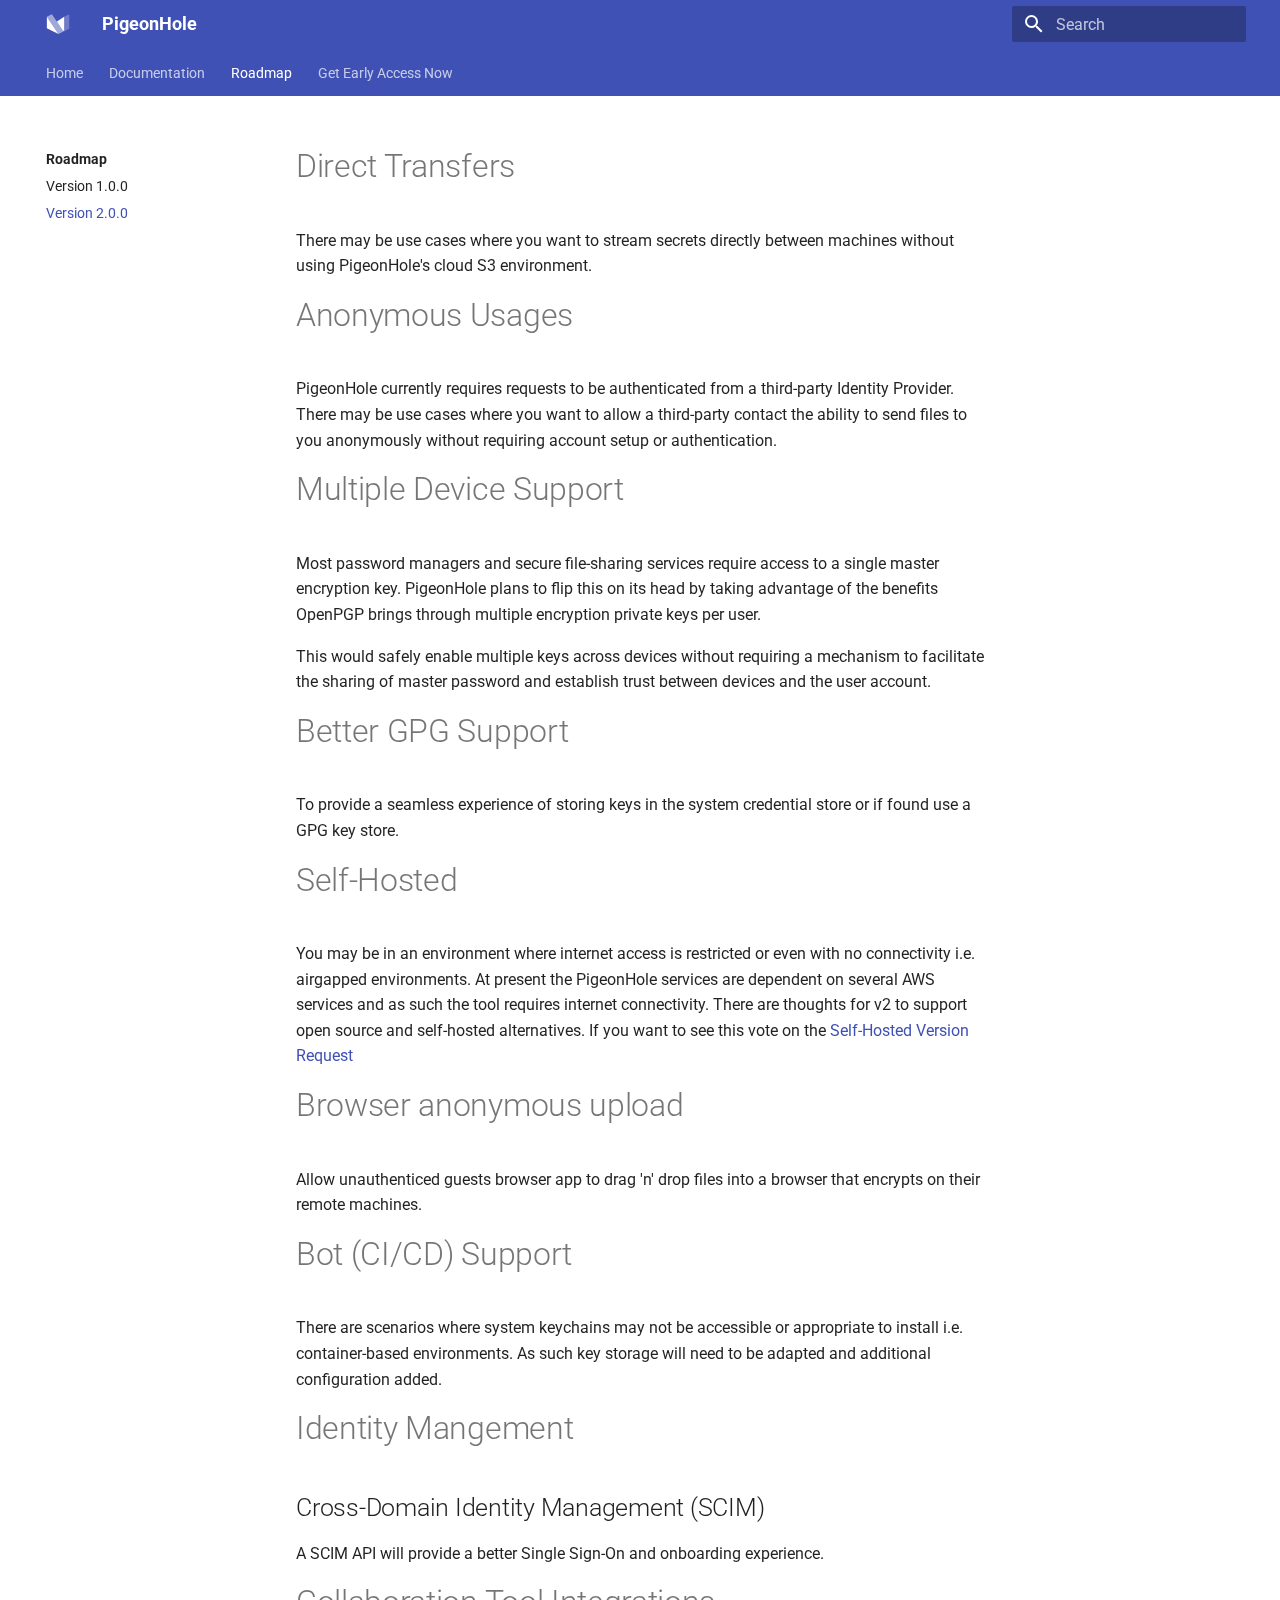
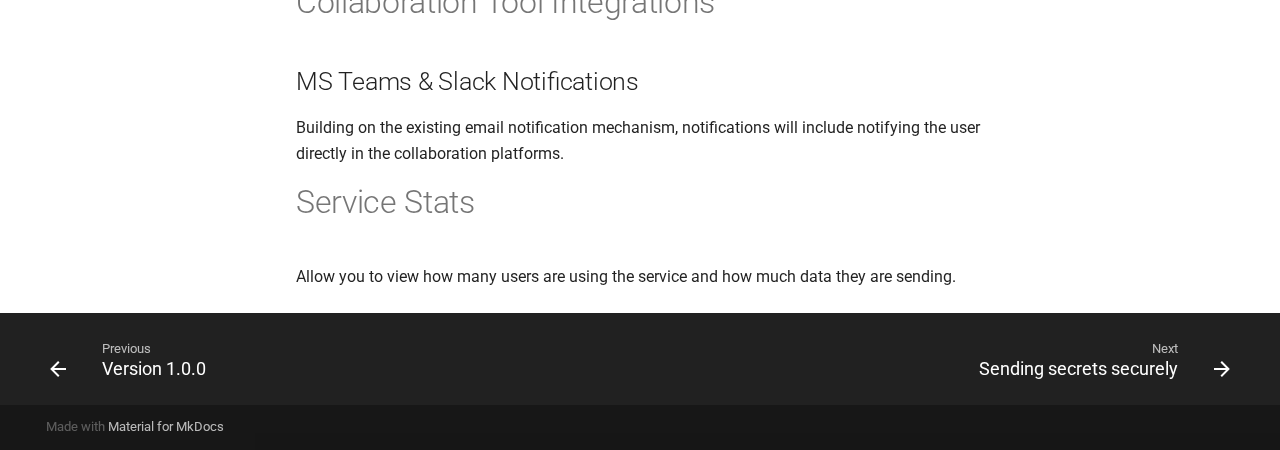
<file: docs/roadmap/v2/index.html>
<!doctype html><html lang=en class=no-js> <head><meta charset=utf-8><meta name=viewport content="width=device-width,initial-scale=1"><meta name=description content="PigeonHole is a super simple cross-platform command-line tool that sends both files and stdin to your collaborators"><meta name=author content="Plane Sailing"><link href=https://pigeono.io/roadmap/v2/ rel=canonical><link rel=icon href=../../assets/favicon.png><meta name=generator content="mkdocs-1.3.0, mkdocs-material-8.3.5"><title>Roadmap for v2 - PigeonHole</title><link rel=stylesheet href=../../assets/stylesheets/main.4a0965b7.min.css><link rel=preconnect href=https://fonts.gstatic.com crossorigin><link rel=stylesheet href="https://fonts.googleapis.com/css?family=Roboto:300,300i,400,400i,700,700i%7CRoboto+Mono:400,400i,700,700i&display=fallback"><style>:root{--md-text-font:"Roboto";--md-code-font:"Roboto Mono"}</style><script>__md_scope=new URL("../..",location),__md_get=(e,_=localStorage,t=__md_scope)=>JSON.parse(_.getItem(t.pathname+"."+e)),__md_set=(e,_,t=localStorage,a=__md_scope)=>{try{t.setItem(a.pathname+"."+e,JSON.stringify(_))}catch(e){}}</script><script type=text/javascript>
  window.smartlook||(function(d) {
    var o=smartlook=function(){ o.api.push(arguments)},h=d.getElementsByTagName('head')[0];
    var c=d.createElement('script');o.api=new Array();c.async=true;c.type='text/javascript';
    c.charset='utf-8';c.src='https://web-sdk.smartlook.com/recorder.js';h.appendChild(c);
    })(document);
    smartlook('init', '8b5bb633013332c08c1abd576a83f036fb7fc806', { region: 'eu' });
</script></head> <body dir=ltr> <script>var palette=__md_get("__palette");if(palette&&"object"==typeof palette.color)for(var key of Object.keys(palette.color))document.body.setAttribute("data-md-color-"+key,palette.color[key])</script> <input class=md-toggle data-md-toggle=drawer type=checkbox id=__drawer autocomplete=off> <input class=md-toggle data-md-toggle=search type=checkbox id=__search autocomplete=off> <label class=md-overlay for=__drawer></label> <div data-md-component=skip> <a href=#direct-transfers class=md-skip> Skip to content </a> </div> <div data-md-component=announce> </div> <header class=md-header data-md-component=header> <nav class="md-header__inner md-grid" aria-label=Header> <a href=../.. title=PigeonHole class="md-header__button md-logo" aria-label=PigeonHole data-md-component=logo> <svg xmlns=http://www.w3.org/2000/svg viewbox="0 0 89 89"> <path d=M3.136,17.387l0,42.932l42.932,21.467l-42.932,-64.399Z /> <path d=M21.91,8l42.933,64.398l-18.775,9.388l-42.932,-64.399l18.774,-9.387Z style="fill-opacity: 0.5"/> <path d=M67.535,17.387l-27.262,18.156l21.878,32.818l5.384,2.691l0,-53.665Z /> <path d=M67.535,17.387l0,53.666l18.774,-9.388l0,-53.665l-18.774,9.387Z style="fill-opacity: 0.25"/> </svg> </a> <label class="md-header__button md-icon" for=__drawer> <svg xmlns=http://www.w3.org/2000/svg viewbox="0 0 24 24"><path d="M3 6h18v2H3V6m0 5h18v2H3v-2m0 5h18v2H3v-2Z"/></svg> </label> <div class=md-header__title data-md-component=header-title> <div class=md-header__ellipsis> <div class=md-header__topic> <span class=md-ellipsis> PigeonHole </span> </div> <div class=md-header__topic data-md-component=header-topic> <span class=md-ellipsis> Roadmap for v2 </span> </div> </div> </div> <form class=md-header__option data-md-component=palette> </form> <label class="md-header__button md-icon" for=__search> <svg xmlns=http://www.w3.org/2000/svg viewbox="0 0 24 24"><path d="M9.5 3A6.5 6.5 0 0 1 16 9.5c0 1.61-.59 3.09-1.56 4.23l.27.27h.79l5 5-1.5 1.5-5-5v-.79l-.27-.27A6.516 6.516 0 0 1 9.5 16 6.5 6.5 0 0 1 3 9.5 6.5 6.5 0 0 1 9.5 3m0 2C7 5 5 7 5 9.5S7 14 9.5 14 14 12 14 9.5 12 5 9.5 5Z"/></svg> </label> <div class=md-search data-md-component=search role=dialog> <label class=md-search__overlay for=__search></label> <div class=md-search__inner role=search> <form class=md-search__form name=search> <input type=text class=md-search__input name=query aria-label=Search placeholder=Search autocapitalize=off autocorrect=off autocomplete=off spellcheck=false data-md-component=search-query required> <label class="md-search__icon md-icon" for=__search> <svg xmlns=http://www.w3.org/2000/svg viewbox="0 0 24 24"><path d="M9.5 3A6.5 6.5 0 0 1 16 9.5c0 1.61-.59 3.09-1.56 4.23l.27.27h.79l5 5-1.5 1.5-5-5v-.79l-.27-.27A6.516 6.516 0 0 1 9.5 16 6.5 6.5 0 0 1 3 9.5 6.5 6.5 0 0 1 9.5 3m0 2C7 5 5 7 5 9.5S7 14 9.5 14 14 12 14 9.5 12 5 9.5 5Z"/></svg> <svg xmlns=http://www.w3.org/2000/svg viewbox="0 0 24 24"><path d="M20 11v2H8l5.5 5.5-1.42 1.42L4.16 12l7.92-7.92L13.5 5.5 8 11h12Z"/></svg> </label> <nav class=md-search__options aria-label=Search> <a href=javascript:void(0) class="md-search__icon md-icon" aria-label=Share data-clipboard data-clipboard-text data-md-component=search-share tabindex=-1> <svg xmlns=http://www.w3.org/2000/svg viewbox="0 0 24 24"><path d="M18 16.08c-.76 0-1.44.3-1.96.77L8.91 12.7c.05-.23.09-.46.09-.7 0-.24-.04-.47-.09-.7l7.05-4.11c.54.5 1.25.81 2.04.81a3 3 0 0 0 3-3 3 3 0 0 0-3-3 3 3 0 0 0-3 3c0 .24.04.47.09.7L8.04 9.81C7.5 9.31 6.79 9 6 9a3 3 0 0 0-3 3 3 3 0 0 0 3 3c.79 0 1.5-.31 2.04-.81l7.12 4.15c-.05.21-.08.43-.08.66 0 1.61 1.31 2.91 2.92 2.91 1.61 0 2.92-1.3 2.92-2.91A2.92 2.92 0 0 0 18 16.08Z"/></svg> </a> <button type=reset class="md-search__icon md-icon" aria-label=Clear tabindex=-1> <svg xmlns=http://www.w3.org/2000/svg viewbox="0 0 24 24"><path d="M19 6.41 17.59 5 12 10.59 6.41 5 5 6.41 10.59 12 5 17.59 6.41 19 12 13.41 17.59 19 19 17.59 13.41 12 19 6.41Z"/></svg> </button> </nav> <div class=md-search__suggest data-md-component=search-suggest></div> </form> <div class=md-search__output> <div class=md-search__scrollwrap data-md-scrollfix> <div class=md-search-result data-md-component=search-result> <div class=md-search-result__meta> Initializing search </div> <ol class=md-search-result__list></ol> </div> </div> </div> </div> </div> </nav> </header> <div class=md-container data-md-component=container> <nav class=md-tabs aria-label=Tabs data-md-component=tabs> <div class="md-tabs__inner md-grid"> <ul class=md-tabs__list> <li class=md-tabs__item> <a href=../.. class=md-tabs__link> Home </a> </li> <li class=md-tabs__item> <a href=../../documentation/quick-start/ class=md-tabs__link> Documentation </a> </li> <li class=md-tabs__item> <a href=../v1/ class="md-tabs__link md-tabs__link--active"> Roadmap </a> </li> <li class=md-tabs__item> <a href=../../earlyaccess/ class=md-tabs__link> Get Early Access Now </a> </li> </ul> </div> </nav> <main class=md-main data-md-component=main> <div class="md-main__inner md-grid"> <div class="md-sidebar md-sidebar--primary" data-md-component=sidebar data-md-type=navigation> <div class=md-sidebar__scrollwrap> <div class=md-sidebar__inner> <nav class="md-nav md-nav--primary md-nav--lifted" aria-label=Navigation data-md-level=0> <label class=md-nav__title for=__drawer> <a href=../.. title=PigeonHole class="md-nav__button md-logo" aria-label=PigeonHole data-md-component=logo> <svg xmlns=http://www.w3.org/2000/svg viewbox="0 0 89 89"> <path d=M3.136,17.387l0,42.932l42.932,21.467l-42.932,-64.399Z /> <path d=M21.91,8l42.933,64.398l-18.775,9.388l-42.932,-64.399l18.774,-9.387Z style="fill-opacity: 0.5"/> <path d=M67.535,17.387l-27.262,18.156l21.878,32.818l5.384,2.691l0,-53.665Z /> <path d=M67.535,17.387l0,53.666l18.774,-9.388l0,-53.665l-18.774,9.387Z style="fill-opacity: 0.25"/> </svg> </a> PigeonHole </label> <ul class=md-nav__list data-md-scrollfix> <li class=md-nav__item> <a href=../.. class=md-nav__link> Home </a> </li> <li class="md-nav__item md-nav__item--nested"> <input class="md-nav__toggle md-toggle" data-md-toggle=__nav_2 type=checkbox id=__nav_2> <label class=md-nav__link for=__nav_2> Documentation <span class="md-nav__icon md-icon"></span> </label> <nav class=md-nav aria-label=Documentation data-md-level=1> <label class=md-nav__title for=__nav_2> <span class="md-nav__icon md-icon"></span> Documentation </label> <ul class=md-nav__list data-md-scrollfix> <li class=md-nav__item> <a href=../../documentation/quick-start/ class=md-nav__link> Quick Start & Install </a> </li> <li class="md-nav__item md-nav__item--section md-nav__item--nested"> <input class="md-nav__toggle md-toggle" data-md-toggle=__nav_2_2 type=checkbox id=__nav_2_2> <label class=md-nav__link for=__nav_2_2> Configuration <span class="md-nav__icon md-icon"></span> </label> <nav class=md-nav aria-label=Configuration data-md-level=2> <label class=md-nav__title for=__nav_2_2> <span class="md-nav__icon md-icon"></span> Configuration </label> <ul class=md-nav__list data-md-scrollfix> <li class=md-nav__item> <a href=../../documentation/configuration/overview/ class=md-nav__link> Overview </a> </li> </ul> </nav> </li> <li class="md-nav__item md-nav__item--section md-nav__item--nested"> <input class="md-nav__toggle md-toggle" data-md-toggle=__nav_2_3 type=checkbox id=__nav_2_3> <label class=md-nav__link for=__nav_2_3> Security <span class="md-nav__icon md-icon"></span> </label> <nav class=md-nav aria-label=Security data-md-level=2> <label class=md-nav__title for=__nav_2_3> <span class="md-nav__icon md-icon"></span> Security </label> <ul class=md-nav__list data-md-scrollfix> <li class=md-nav__item> <a href=../../security/ class=md-nav__link> Security Architecture </a> </li> <li class=md-nav__item> <a href=../../documentation/configuration/authentication/ class=md-nav__link> Authentication </a> </li> </ul> </nav> </li> </ul> </nav> </li> <li class="md-nav__item md-nav__item--active md-nav__item--nested"> <input class="md-nav__toggle md-toggle" data-md-toggle=__nav_3 type=checkbox id=__nav_3 checked> <label class=md-nav__link for=__nav_3> Roadmap <span class="md-nav__icon md-icon"></span> </label> <nav class=md-nav aria-label=Roadmap data-md-level=1> <label class=md-nav__title for=__nav_3> <span class="md-nav__icon md-icon"></span> Roadmap </label> <ul class=md-nav__list data-md-scrollfix> <li class=md-nav__item> <a href=../v1/ class=md-nav__link> Version 1.0.0 </a> </li> <li class="md-nav__item md-nav__item--active"> <input class="md-nav__toggle md-toggle" data-md-toggle=toc type=checkbox id=__toc> <a href=./ class="md-nav__link md-nav__link--active"> Version 2.0.0 </a> </li> </ul> </nav> </li> <li class="md-nav__item md-nav__item--nested"> <input class="md-nav__toggle md-toggle" data-md-toggle=__nav_4 type=checkbox id=__nav_4> <div class="md-nav__link md-nav__link--index "> <a href=../../earlyaccess/ >Get Early Access Now</a> <label for=__nav_4> <span class="md-nav__icon md-icon"></span> </label> </div> <nav class=md-nav aria-label="Get Early Access Now" data-md-level=1> <label class=md-nav__title for=__nav_4> <span class="md-nav__icon md-icon"></span> Get Early Access Now </label> <ul class=md-nav__list data-md-scrollfix> <li class=md-nav__item> <a href=../../earlyaccess/signup/ class=md-nav__link> Sign Up Today </a> </li> </ul> </nav> </li> </ul> </nav> </div> </div> </div> <div class="md-sidebar md-sidebar--secondary" data-md-component=sidebar data-md-type=toc> <div class=md-sidebar__scrollwrap> <div class=md-sidebar__inner> <nav class="md-nav md-nav--secondary" aria-label="Table of contents"> </nav> </div> </div> </div> <div class=md-content data-md-component=content> <article class="md-content__inner md-typeset"> <h1 id=direct-transfers>Direct Transfers<a class=headerlink href=#direct-transfers title="Permanent link">&para;</a></h1> <p>There may be use cases where you want to stream secrets directly between machines without using PigeonHole's cloud S3 environment.</p> <h1 id=anonymous-usages>Anonymous Usages<a class=headerlink href=#anonymous-usages title="Permanent link">&para;</a></h1> <p>PigeonHole currently requires requests to be authenticated from a third-party Identity Provider. <br> There may be use cases where you want to allow a third-party contact the ability to send files to you anonymously without requiring account setup or authentication.</p> <h1 id=multiple-device-support>Multiple Device Support<a class=headerlink href=#multiple-device-support title="Permanent link">&para;</a></h1> <p>Most password managers and secure file-sharing services require access to a single master encryption key. PigeonHole plans to flip this on its head by taking advantage of the benefits OpenPGP brings through multiple encryption private keys per user.</p> <p>This would safely enable multiple keys across devices without requiring a mechanism to facilitate the sharing of master password and establish trust between devices and the user account.</p> <h1 id=better-gpg-support>Better GPG Support<a class=headerlink href=#better-gpg-support title="Permanent link">&para;</a></h1> <p>To provide a seamless experience of storing keys in the system credential store or if found use a GPG key store.</p> <h1 id=self-hosted>Self-Hosted<a class=headerlink href=#self-hosted title="Permanent link">&para;</a></h1> <p>You may be in an environment where internet access is restricted or even with no connectivity i.e. airgapped environments. At present the PigeonHole services are dependent on several AWS services and as such the tool requires internet connectivity. There are thoughts for v2 to support open source and self-hosted alternatives. If you want to see this vote on the <a href=https://github.com/planesailingio/pigeono.io/issues/1>Self-Hosted Version Request</a></p> <h1 id=browser-anonymous-upload>Browser anonymous upload<a class=headerlink href=#browser-anonymous-upload title="Permanent link">&para;</a></h1> <p>Allow unauthenticed guests browser app to drag 'n' drop files into a browser that encrypts on their remote machines.</p> <h1 id=bot-cicd-support>Bot (CI/CD) Support<a class=headerlink href=#bot-cicd-support title="Permanent link">&para;</a></h1> <p>There are scenarios where system keychains may not be accessible or appropriate to install i.e. container-based environments. As such key storage will need to be adapted and additional configuration added.</p> <h1 id=identity-mangement>Identity Mangement<a class=headerlink href=#identity-mangement title="Permanent link">&para;</a></h1> <h2 id=cross-domain-identity-management-scim>Cross-Domain Identity Management (SCIM)<a class=headerlink href=#cross-domain-identity-management-scim title="Permanent link">&para;</a></h2> <p>A SCIM API will provide a better Single Sign-On and onboarding experience.</p> <h1 id=collaboration-tool-integrations>Collaboration Tool Integrations<a class=headerlink href=#collaboration-tool-integrations title="Permanent link">&para;</a></h1> <h2 id=ms-teams-slack-notifications>MS Teams &amp; Slack Notifications<a class=headerlink href=#ms-teams-slack-notifications title="Permanent link">&para;</a></h2> <p>Building on the existing email notification mechanism, notifications will include notifying the user directly in the collaboration platforms.</p> <h1 id=service-stats>Service Stats<a class=headerlink href=#service-stats title="Permanent link">&para;</a></h1> <p>Allow you to view how many users are using the service and how much data they are sending.</p> </article> </div> </div> <a href=# class="md-top md-icon" data-md-component=top hidden> <svg xmlns=http://www.w3.org/2000/svg viewbox="0 0 24 24"><path d="M13 20h-2V8l-5.5 5.5-1.42-1.42L12 4.16l7.92 7.92-1.42 1.42L13 8v12Z"/></svg> Back to top </a> </main> <footer class=md-footer> <nav class="md-footer__inner md-grid" aria-label=Footer> <a href=../v1/ class="md-footer__link md-footer__link--prev" aria-label="Previous: Version 1.0.0" rel=prev> <div class="md-footer__button md-icon"> <svg xmlns=http://www.w3.org/2000/svg viewbox="0 0 24 24"><path d="M20 11v2H8l5.5 5.5-1.42 1.42L4.16 12l7.92-7.92L13.5 5.5 8 11h12Z"/></svg> </div> <div class=md-footer__title> <div class=md-ellipsis> <span class=md-footer__direction> Previous </span> Version 1.0.0 </div> </div> </a> <a href=../../earlyaccess/ class="md-footer__link md-footer__link--next" aria-label="Next: Sending secrets securely" rel=next> <div class=md-footer__title> <div class=md-ellipsis> <span class=md-footer__direction> Next </span> Sending secrets securely </div> </div> <div class="md-footer__button md-icon"> <svg xmlns=http://www.w3.org/2000/svg viewbox="0 0 24 24"><path d="M4 11v2h12l-5.5 5.5 1.42 1.42L19.84 12l-7.92-7.92L10.5 5.5 16 11H4Z"/></svg> </div> </a> </nav> <div class="md-footer-meta md-typeset"> <div class="md-footer-meta__inner md-grid"> <div class=md-copyright> Made with <a href=https://squidfunk.github.io/mkdocs-material/ target=_blank rel=noopener> Material for MkDocs </a> </div> </div> </div> </footer> </div> <div class=md-dialog data-md-component=dialog> <div class="md-dialog__inner md-typeset"></div> </div> <script id=__config type=application/json>{"base": "../..", "features": ["content.code.annotate", "content.tooltips", "navigation.indexes", "navigation.sections", "navigation.tabs", "navigation.top", "navigation.tracking", "search.highlight", "search.share", "search.suggest", "toc.follow"], "search": "../../assets/javascripts/workers/search.85cb4492.min.js", "translations": {"clipboard.copied": "Copied to clipboard", "clipboard.copy": "Copy to clipboard", "search.config.lang": "en", "search.config.pipeline": "trimmer, stopWordFilter", "search.config.separator": "[\\s\\-]+", "search.placeholder": "Search", "search.result.more.one": "1 more on this page", "search.result.more.other": "# more on this page", "search.result.none": "No matching documents", "search.result.one": "1 matching document", "search.result.other": "# matching documents", "search.result.placeholder": "Type to start searching", "search.result.term.missing": "Missing", "select.version.title": "Select version"}}</script> <script src=../../assets/javascripts/bundle.431f3d41.min.js></script> </body> </html>
</file>
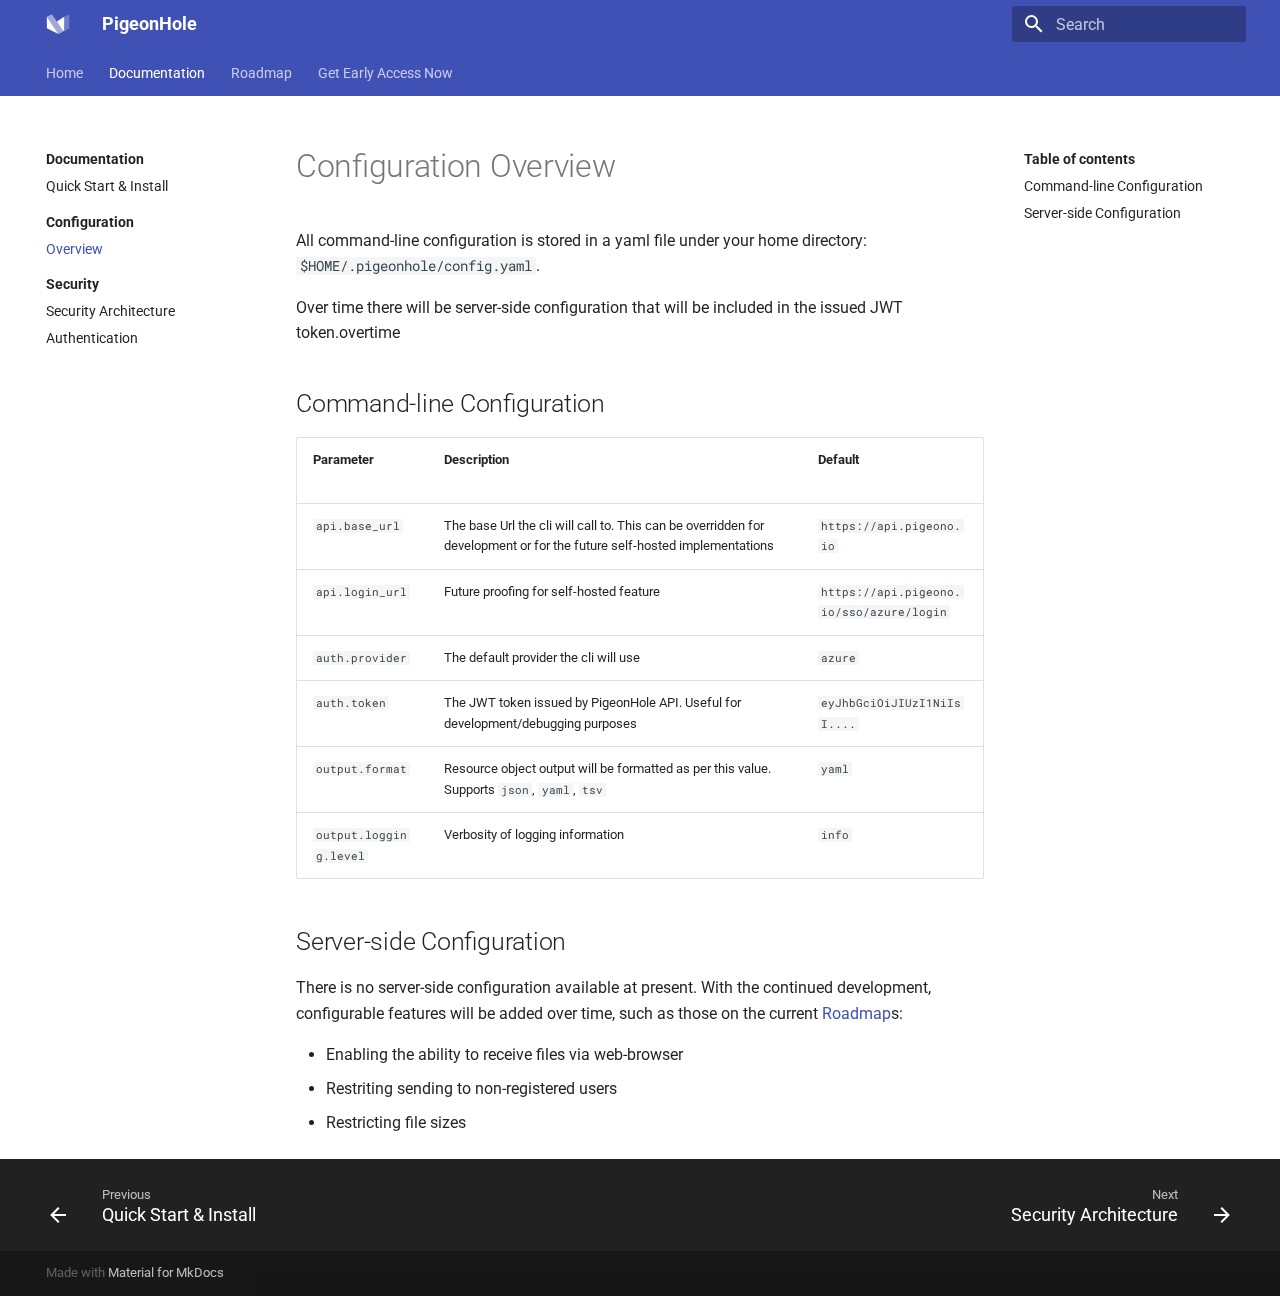
<file: docs/documentation/configuration/overview/index.html>
<!doctype html><html lang=en class=no-js> <head><meta charset=utf-8><meta name=viewport content="width=device-width,initial-scale=1"><meta name=description content="PigeonHole is a super simple cross-platform command-line tool that sends both files and stdin to your collaborators"><meta name=author content="Plane Sailing"><link href=https://pigeono.io/documentation/configuration/overview/ rel=canonical><link rel=icon href=../../../assets/favicon.png><meta name=generator content="mkdocs-1.3.0, mkdocs-material-8.3.5"><title>Configuration/Overview - PigeonHole</title><link rel=stylesheet href=../../../assets/stylesheets/main.4a0965b7.min.css><link rel=preconnect href=https://fonts.gstatic.com crossorigin><link rel=stylesheet href="https://fonts.googleapis.com/css?family=Roboto:300,300i,400,400i,700,700i%7CRoboto+Mono:400,400i,700,700i&display=fallback"><style>:root{--md-text-font:"Roboto";--md-code-font:"Roboto Mono"}</style><script>__md_scope=new URL("../../..",location),__md_get=(e,_=localStorage,t=__md_scope)=>JSON.parse(_.getItem(t.pathname+"."+e)),__md_set=(e,_,t=localStorage,a=__md_scope)=>{try{t.setItem(a.pathname+"."+e,JSON.stringify(_))}catch(e){}}</script><script type=text/javascript>
  window.smartlook||(function(d) {
    var o=smartlook=function(){ o.api.push(arguments)},h=d.getElementsByTagName('head')[0];
    var c=d.createElement('script');o.api=new Array();c.async=true;c.type='text/javascript';
    c.charset='utf-8';c.src='https://web-sdk.smartlook.com/recorder.js';h.appendChild(c);
    })(document);
    smartlook('init', '8b5bb633013332c08c1abd576a83f036fb7fc806', { region: 'eu' });
</script><link rel=stylesheet href=../../../overrides/assets/stylesheets/main.82a244a8.min.css></head> <body dir=ltr> <script>var palette=__md_get("__palette");if(palette&&"object"==typeof palette.color)for(var key of Object.keys(palette.color))document.body.setAttribute("data-md-color-"+key,palette.color[key])</script> <input class=md-toggle data-md-toggle=drawer type=checkbox id=__drawer autocomplete=off> <input class=md-toggle data-md-toggle=search type=checkbox id=__search autocomplete=off> <label class=md-overlay for=__drawer></label> <div data-md-component=skip> <a href=#configuration-overview class=md-skip> Skip to content </a> </div> <div data-md-component=announce> </div> <header class=md-header data-md-component=header> <nav class="md-header__inner md-grid" aria-label=Header> <a href=../../.. title=PigeonHole class="md-header__button md-logo" aria-label=PigeonHole data-md-component=logo> <svg xmlns=http://www.w3.org/2000/svg viewbox="0 0 89 89"> <path d=M3.136,17.387l0,42.932l42.932,21.467l-42.932,-64.399Z /> <path d=M21.91,8l42.933,64.398l-18.775,9.388l-42.932,-64.399l18.774,-9.387Z style="fill-opacity: 0.5"/> <path d=M67.535,17.387l-27.262,18.156l21.878,32.818l5.384,2.691l0,-53.665Z /> <path d=M67.535,17.387l0,53.666l18.774,-9.388l0,-53.665l-18.774,9.387Z style="fill-opacity: 0.25"/> </svg> </a> <label class="md-header__button md-icon" for=__drawer> <svg xmlns=http://www.w3.org/2000/svg viewbox="0 0 24 24"><path d="M3 6h18v2H3V6m0 5h18v2H3v-2m0 5h18v2H3v-2Z"/></svg> </label> <div class=md-header__title data-md-component=header-title> <div class=md-header__ellipsis> <div class=md-header__topic> <span class=md-ellipsis> PigeonHole </span> </div> <div class=md-header__topic data-md-component=header-topic> <span class=md-ellipsis> Configuration/Overview </span> </div> </div> </div> <form class=md-header__option data-md-component=palette> </form> <label class="md-header__button md-icon" for=__search> <svg xmlns=http://www.w3.org/2000/svg viewbox="0 0 24 24"><path d="M9.5 3A6.5 6.5 0 0 1 16 9.5c0 1.61-.59 3.09-1.56 4.23l.27.27h.79l5 5-1.5 1.5-5-5v-.79l-.27-.27A6.516 6.516 0 0 1 9.5 16 6.5 6.5 0 0 1 3 9.5 6.5 6.5 0 0 1 9.5 3m0 2C7 5 5 7 5 9.5S7 14 9.5 14 14 12 14 9.5 12 5 9.5 5Z"/></svg> </label> <div class=md-search data-md-component=search role=dialog> <label class=md-search__overlay for=__search></label> <div class=md-search__inner role=search> <form class=md-search__form name=search> <input type=text class=md-search__input name=query aria-label=Search placeholder=Search autocapitalize=off autocorrect=off autocomplete=off spellcheck=false data-md-component=search-query required> <label class="md-search__icon md-icon" for=__search> <svg xmlns=http://www.w3.org/2000/svg viewbox="0 0 24 24"><path d="M9.5 3A6.5 6.5 0 0 1 16 9.5c0 1.61-.59 3.09-1.56 4.23l.27.27h.79l5 5-1.5 1.5-5-5v-.79l-.27-.27A6.516 6.516 0 0 1 9.5 16 6.5 6.5 0 0 1 3 9.5 6.5 6.5 0 0 1 9.5 3m0 2C7 5 5 7 5 9.5S7 14 9.5 14 14 12 14 9.5 12 5 9.5 5Z"/></svg> <svg xmlns=http://www.w3.org/2000/svg viewbox="0 0 24 24"><path d="M20 11v2H8l5.5 5.5-1.42 1.42L4.16 12l7.92-7.92L13.5 5.5 8 11h12Z"/></svg> </label> <nav class=md-search__options aria-label=Search> <a href=javascript:void(0) class="md-search__icon md-icon" aria-label=Share data-clipboard data-clipboard-text data-md-component=search-share tabindex=-1> <svg xmlns=http://www.w3.org/2000/svg viewbox="0 0 24 24"><path d="M18 16.08c-.76 0-1.44.3-1.96.77L8.91 12.7c.05-.23.09-.46.09-.7 0-.24-.04-.47-.09-.7l7.05-4.11c.54.5 1.25.81 2.04.81a3 3 0 0 0 3-3 3 3 0 0 0-3-3 3 3 0 0 0-3 3c0 .24.04.47.09.7L8.04 9.81C7.5 9.31 6.79 9 6 9a3 3 0 0 0-3 3 3 3 0 0 0 3 3c.79 0 1.5-.31 2.04-.81l7.12 4.15c-.05.21-.08.43-.08.66 0 1.61 1.31 2.91 2.92 2.91 1.61 0 2.92-1.3 2.92-2.91A2.92 2.92 0 0 0 18 16.08Z"/></svg> </a> <button type=reset class="md-search__icon md-icon" aria-label=Clear tabindex=-1> <svg xmlns=http://www.w3.org/2000/svg viewbox="0 0 24 24"><path d="M19 6.41 17.59 5 12 10.59 6.41 5 5 6.41 10.59 12 5 17.59 6.41 19 12 13.41 17.59 19 19 17.59 13.41 12 19 6.41Z"/></svg> </button> </nav> <div class=md-search__suggest data-md-component=search-suggest></div> </form> <div class=md-search__output> <div class=md-search__scrollwrap data-md-scrollfix> <div class=md-search-result data-md-component=search-result> <div class=md-search-result__meta> Initializing search </div> <ol class=md-search-result__list></ol> </div> </div> </div> </div> </div> </nav> </header> <div class=md-container data-md-component=container> <nav class=md-tabs aria-label=Tabs data-md-component=tabs> <div class="md-tabs__inner md-grid"> <ul class=md-tabs__list> <li class=md-tabs__item> <a href=../../.. class=md-tabs__link> Home </a> </li> <li class=md-tabs__item> <a href=../../quick-start/ class="md-tabs__link md-tabs__link--active"> Documentation </a> </li> <li class=md-tabs__item> <a href=../../../roadmap/v1/ class=md-tabs__link> Roadmap </a> </li> <li class=md-tabs__item> <a href=../../../earlyaccess/ class=md-tabs__link> Get Early Access Now </a> </li> </ul> </div> </nav> <main class=md-main data-md-component=main> <div class="md-main__inner md-grid"> <div class="md-sidebar md-sidebar--primary" data-md-component=sidebar data-md-type=navigation> <div class=md-sidebar__scrollwrap> <div class=md-sidebar__inner> <nav class="md-nav md-nav--primary md-nav--lifted" aria-label=Navigation data-md-level=0> <label class=md-nav__title for=__drawer> <a href=../../.. title=PigeonHole class="md-nav__button md-logo" aria-label=PigeonHole data-md-component=logo> <svg xmlns=http://www.w3.org/2000/svg viewbox="0 0 89 89"> <path d=M3.136,17.387l0,42.932l42.932,21.467l-42.932,-64.399Z /> <path d=M21.91,8l42.933,64.398l-18.775,9.388l-42.932,-64.399l18.774,-9.387Z style="fill-opacity: 0.5"/> <path d=M67.535,17.387l-27.262,18.156l21.878,32.818l5.384,2.691l0,-53.665Z /> <path d=M67.535,17.387l0,53.666l18.774,-9.388l0,-53.665l-18.774,9.387Z style="fill-opacity: 0.25"/> </svg> </a> PigeonHole </label> <ul class=md-nav__list data-md-scrollfix> <li class=md-nav__item> <a href=../../.. class=md-nav__link> Home </a> </li> <li class="md-nav__item md-nav__item--active md-nav__item--nested"> <input class="md-nav__toggle md-toggle" data-md-toggle=__nav_2 type=checkbox id=__nav_2 checked> <label class=md-nav__link for=__nav_2> Documentation <span class="md-nav__icon md-icon"></span> </label> <nav class=md-nav aria-label=Documentation data-md-level=1> <label class=md-nav__title for=__nav_2> <span class="md-nav__icon md-icon"></span> Documentation </label> <ul class=md-nav__list data-md-scrollfix> <li class=md-nav__item> <a href=../../quick-start/ class=md-nav__link> Quick Start & Install </a> </li> <li class="md-nav__item md-nav__item--active md-nav__item--section md-nav__item--nested"> <input class="md-nav__toggle md-toggle" data-md-toggle=__nav_2_2 type=checkbox id=__nav_2_2 checked> <label class=md-nav__link for=__nav_2_2> Configuration <span class="md-nav__icon md-icon"></span> </label> <nav class=md-nav aria-label=Configuration data-md-level=2> <label class=md-nav__title for=__nav_2_2> <span class="md-nav__icon md-icon"></span> Configuration </label> <ul class=md-nav__list data-md-scrollfix> <li class="md-nav__item md-nav__item--active"> <input class="md-nav__toggle md-toggle" data-md-toggle=toc type=checkbox id=__toc> <label class="md-nav__link md-nav__link--active" for=__toc> Overview <span class="md-nav__icon md-icon"></span> </label> <a href=./ class="md-nav__link md-nav__link--active"> Overview </a> <nav class="md-nav md-nav--secondary" aria-label="Table of contents"> <label class=md-nav__title for=__toc> <span class="md-nav__icon md-icon"></span> Table of contents </label> <ul class=md-nav__list data-md-component=toc data-md-scrollfix> <li class=md-nav__item> <a href=#command-line-configuration class=md-nav__link> Command-line Configuration </a> </li> <li class=md-nav__item> <a href=#server-side-configuration class=md-nav__link> Server-side Configuration </a> </li> </ul> </nav> </li> </ul> </nav> </li> <li class="md-nav__item md-nav__item--section md-nav__item--nested"> <input class="md-nav__toggle md-toggle" data-md-toggle=__nav_2_3 type=checkbox id=__nav_2_3> <label class=md-nav__link for=__nav_2_3> Security <span class="md-nav__icon md-icon"></span> </label> <nav class=md-nav aria-label=Security data-md-level=2> <label class=md-nav__title for=__nav_2_3> <span class="md-nav__icon md-icon"></span> Security </label> <ul class=md-nav__list data-md-scrollfix> <li class=md-nav__item> <a href=../../../security/ class=md-nav__link> Security Architecture </a> </li> <li class=md-nav__item> <a href=../authentication/ class=md-nav__link> Authentication </a> </li> </ul> </nav> </li> </ul> </nav> </li> <li class="md-nav__item md-nav__item--nested"> <input class="md-nav__toggle md-toggle" data-md-toggle=__nav_3 type=checkbox id=__nav_3> <label class=md-nav__link for=__nav_3> Roadmap <span class="md-nav__icon md-icon"></span> </label> <nav class=md-nav aria-label=Roadmap data-md-level=1> <label class=md-nav__title for=__nav_3> <span class="md-nav__icon md-icon"></span> Roadmap </label> <ul class=md-nav__list data-md-scrollfix> <li class=md-nav__item> <a href=../../../roadmap/v1/ class=md-nav__link> Version 1.0.0 </a> </li> <li class=md-nav__item> <a href=../../../roadmap/v2/ class=md-nav__link> Version 2.0.0 </a> </li> </ul> </nav> </li> <li class="md-nav__item md-nav__item--nested"> <input class="md-nav__toggle md-toggle" data-md-toggle=__nav_4 type=checkbox id=__nav_4> <div class="md-nav__link md-nav__link--index "> <a href=../../../earlyaccess/ >Get Early Access Now</a> <label for=__nav_4> <span class="md-nav__icon md-icon"></span> </label> </div> <nav class=md-nav aria-label="Get Early Access Now" data-md-level=1> <label class=md-nav__title for=__nav_4> <span class="md-nav__icon md-icon"></span> Get Early Access Now </label> <ul class=md-nav__list data-md-scrollfix> <li class=md-nav__item> <a href=../../../earlyaccess/signup/ class=md-nav__link> Sign Up Today </a> </li> </ul> </nav> </li> </ul> </nav> </div> </div> </div> <div class="md-sidebar md-sidebar--secondary" data-md-component=sidebar data-md-type=toc> <div class=md-sidebar__scrollwrap> <div class=md-sidebar__inner> <nav class="md-nav md-nav--secondary" aria-label="Table of contents"> <label class=md-nav__title for=__toc> <span class="md-nav__icon md-icon"></span> Table of contents </label> <ul class=md-nav__list data-md-component=toc data-md-scrollfix> <li class=md-nav__item> <a href=#command-line-configuration class=md-nav__link> Command-line Configuration </a> </li> <li class=md-nav__item> <a href=#server-side-configuration class=md-nav__link> Server-side Configuration </a> </li> </ul> </nav> </div> </div> </div> <div class=md-content data-md-component=content> <article class="md-content__inner md-typeset"> <h1 id=configuration-overview>Configuration Overview<a class=headerlink href=#configuration-overview title="Permanent link">&para;</a></h1> <p>All command-line configuration is stored in a yaml file under your home directory: <code>$HOME/.pigeonhole/config.yaml</code>.</p> <p>Over time there will be server-side configuration that will be included in the issued JWT token.overtime</p> <h2 id=command-line-configuration>Command-line Configuration<a class=headerlink href=#command-line-configuration title="Permanent link">&para;</a></h2> <table> <thead> <tr> <th>Parameter &nbsp; &nbsp; &nbsp; &nbsp; &nbsp; &nbsp; &nbsp;</th> <th>Description</th> <th>Default &nbsp; &nbsp; &nbsp; &nbsp; &nbsp; &nbsp; &nbsp; &nbsp; &nbsp; &nbsp; &nbsp; &nbsp; &nbsp; &nbsp;</th> </tr> </thead> <tbody> <tr> <td><code>api.base_url</code></td> <td>The base Url the cli will call to. This can be overridden for development or for the future self-hosted implementations</td> <td><code>https://api.pigeono.io</code></td> </tr> <tr> <td><code>api.login_url</code></td> <td>Future proofing for self-hosted feature</td> <td><code>https://api.pigeono.io/sso/azure/login</code></td> </tr> <tr> <td><code>auth.provider</code></td> <td>The default provider the cli will use</td> <td><code>azure</code></td> </tr> <tr> <td><code>auth.token</code></td> <td>The JWT token issued by PigeonHole API. Useful for development/debugging purposes</td> <td><code>eyJhbGciOiJIUzI1NiIsI....</code></td> </tr> <tr> <td><code>output.format</code></td> <td>Resource object output will be formatted as per this value. Supports <code>json</code>, <code>yaml</code>, <code>tsv</code></td> <td><code>yaml</code></td> </tr> <tr> <td><code>output.logging.level</code></td> <td>Verbosity of logging information</td> <td><code>info</code></td> </tr> </tbody> </table> <!-- | ` _ ` | Some Text | ` _ ` | --> <h2 id=server-side-configuration>Server-side Configuration<a class=headerlink href=#server-side-configuration title="Permanent link">&para;</a></h2> <p>There is no server-side configuration available at present. With the continued development, configurable features will be added over time, such as those on the current <a href=roadmap>Roadmap</a>s:</p> <ul> <li>Enabling the ability to receive files via web-browser</li> <li>Restriting sending to non-registered users</li> <li>Restricting file sizes</li> </ul> </article> </div> </div> <a href=# class="md-top md-icon" data-md-component=top hidden> <svg xmlns=http://www.w3.org/2000/svg viewbox="0 0 24 24"><path d="M13 20h-2V8l-5.5 5.5-1.42-1.42L12 4.16l7.92 7.92-1.42 1.42L13 8v12Z"/></svg> Back to top </a> </main> <footer class=md-footer> <nav class="md-footer__inner md-grid" aria-label=Footer> <a href=../../quick-start/ class="md-footer__link md-footer__link--prev" aria-label="Previous: Quick Start & Install" rel=prev> <div class="md-footer__button md-icon"> <svg xmlns=http://www.w3.org/2000/svg viewbox="0 0 24 24"><path d="M20 11v2H8l5.5 5.5-1.42 1.42L4.16 12l7.92-7.92L13.5 5.5 8 11h12Z"/></svg> </div> <div class=md-footer__title> <div class=md-ellipsis> <span class=md-footer__direction> Previous </span> Quick Start & Install </div> </div> </a> <a href=../../../security/ class="md-footer__link md-footer__link--next" aria-label="Next: Security Architecture" rel=next> <div class=md-footer__title> <div class=md-ellipsis> <span class=md-footer__direction> Next </span> Security Architecture </div> </div> <div class="md-footer__button md-icon"> <svg xmlns=http://www.w3.org/2000/svg viewbox="0 0 24 24"><path d="M4 11v2h12l-5.5 5.5 1.42 1.42L19.84 12l-7.92-7.92L10.5 5.5 16 11H4Z"/></svg> </div> </a> </nav> <div class="md-footer-meta md-typeset"> <div class="md-footer-meta__inner md-grid"> <div class=md-copyright> Made with <a href=https://squidfunk.github.io/mkdocs-material/ target=_blank rel=noopener> Material for MkDocs </a> </div> </div> </div> </footer> </div> <div class=md-dialog data-md-component=dialog> <div class="md-dialog__inner md-typeset"></div> </div> <script id=__config type=application/json>{"base": "../../..", "features": ["content.code.annotate", "content.tooltips", "navigation.indexes", "navigation.sections", "navigation.tabs", "navigation.top", "navigation.tracking", "search.highlight", "search.share", "search.suggest", "toc.follow"], "search": "../../../assets/javascripts/workers/search.85cb4492.min.js", "translations": {"clipboard.copied": "Copied to clipboard", "clipboard.copy": "Copy to clipboard", "search.config.lang": "en", "search.config.pipeline": "trimmer, stopWordFilter", "search.config.separator": "[\\s\\-]+", "search.placeholder": "Search", "search.result.more.one": "1 more on this page", "search.result.more.other": "# more on this page", "search.result.none": "No matching documents", "search.result.one": "1 matching document", "search.result.other": "# matching documents", "search.result.placeholder": "Type to start searching", "search.result.term.missing": "Missing", "select.version.title": "Select version"}}</script> <script src=../../../assets/javascripts/bundle.431f3d41.min.js></script> <script src=../../../overrides/assets/javascripts/bundle.1ff6d521.min.js></script> </body> </html>
</file>
